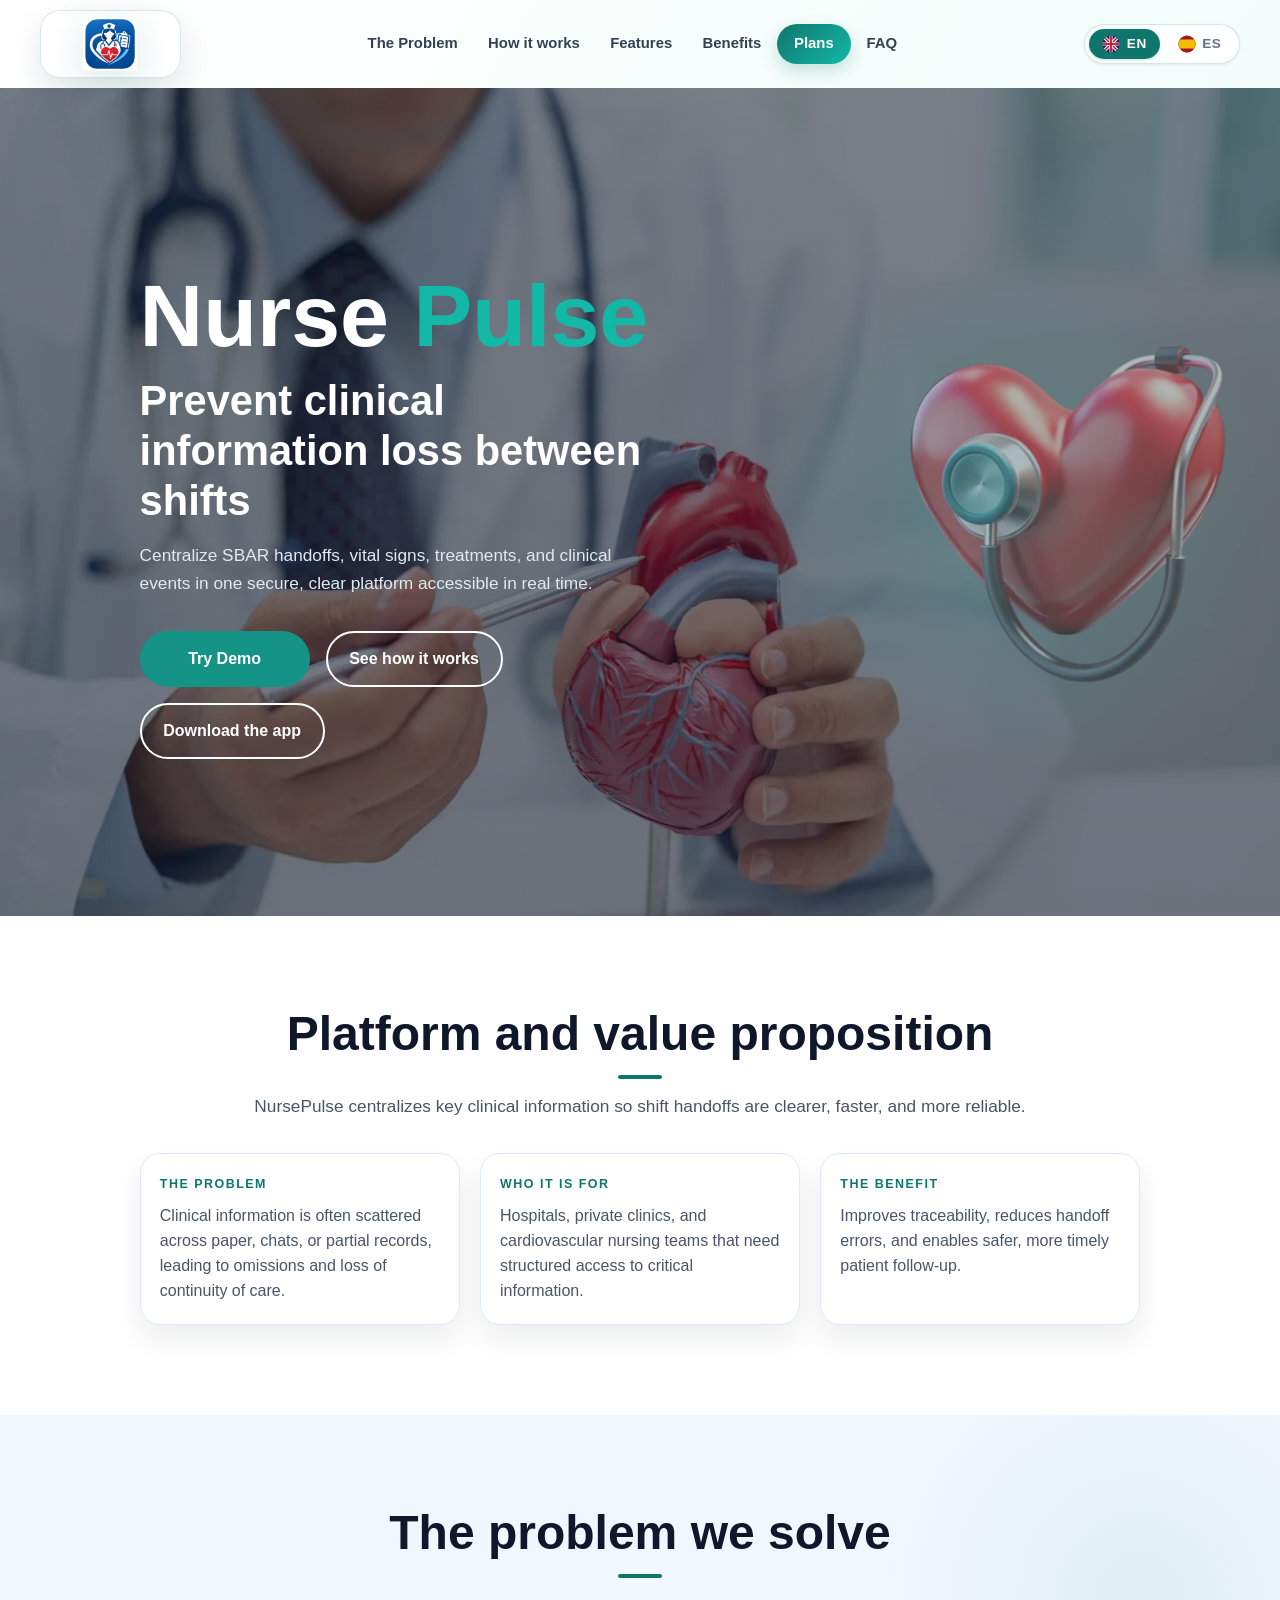
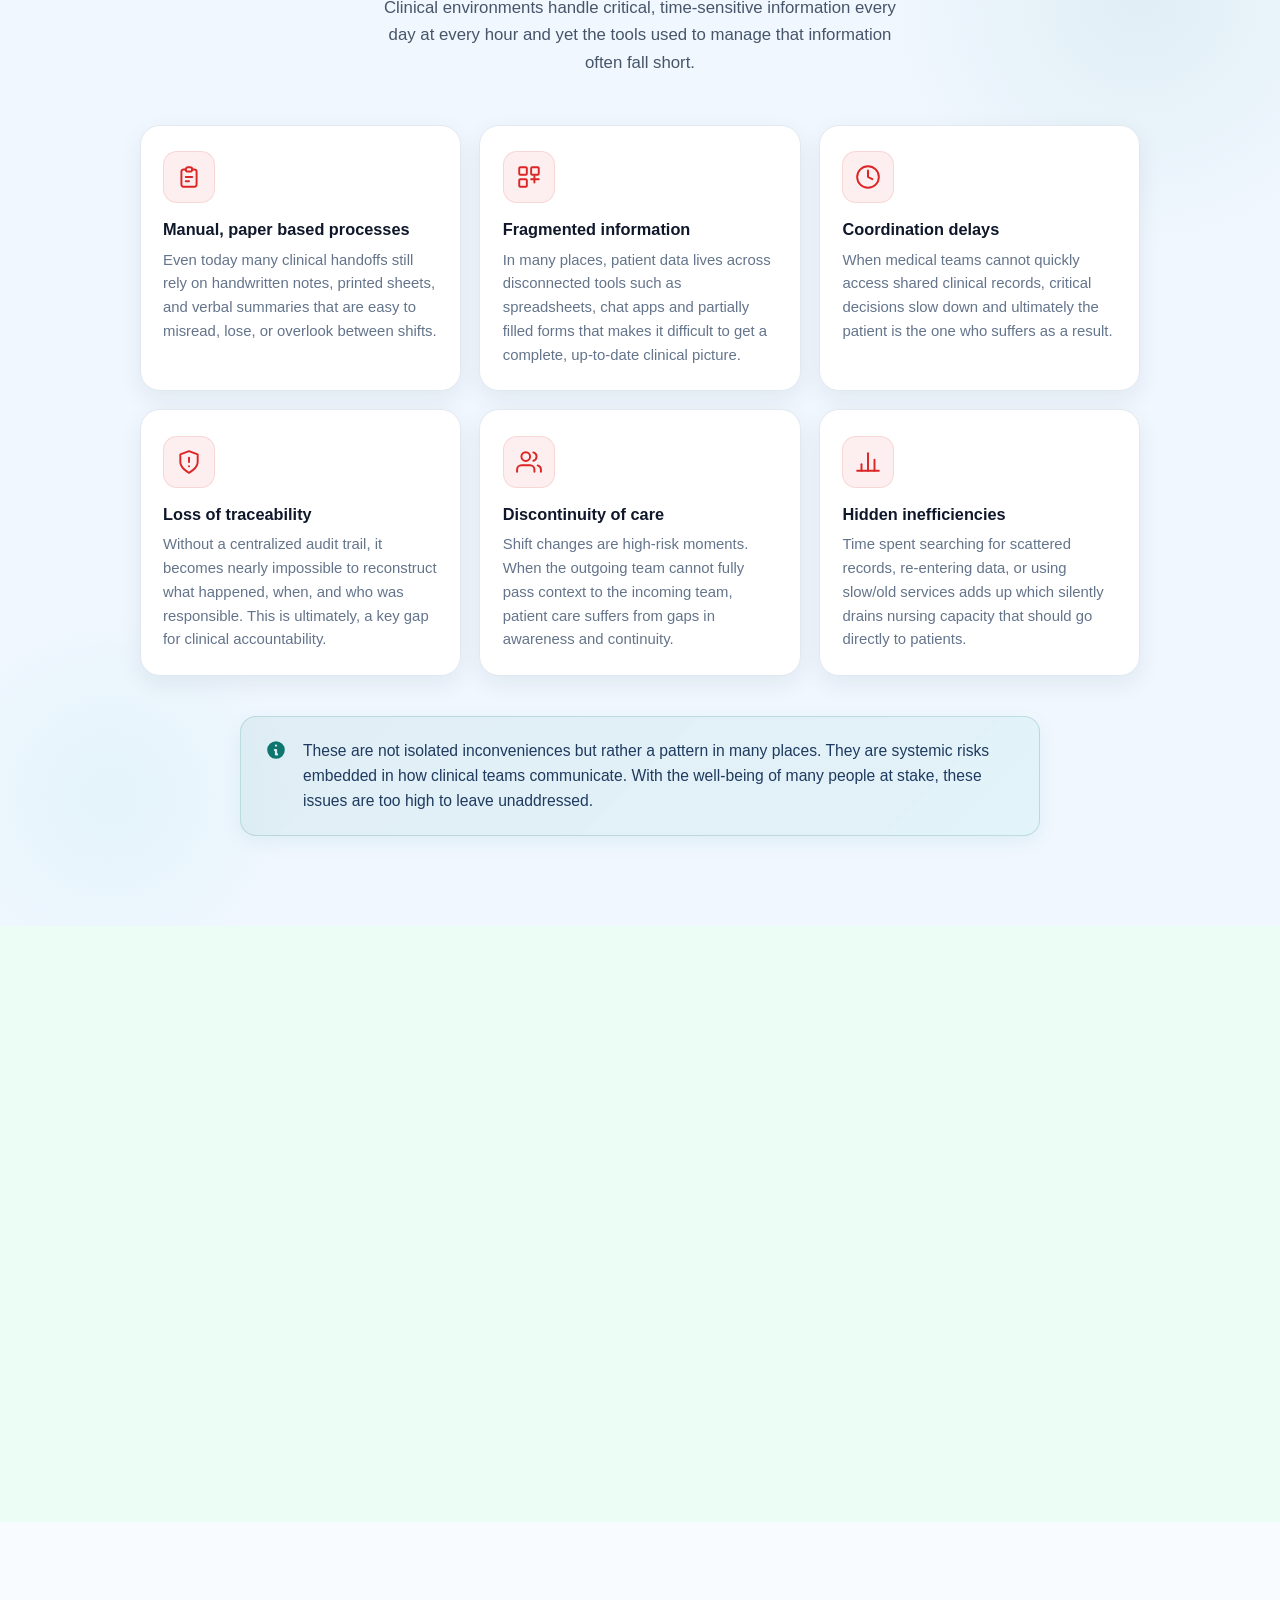
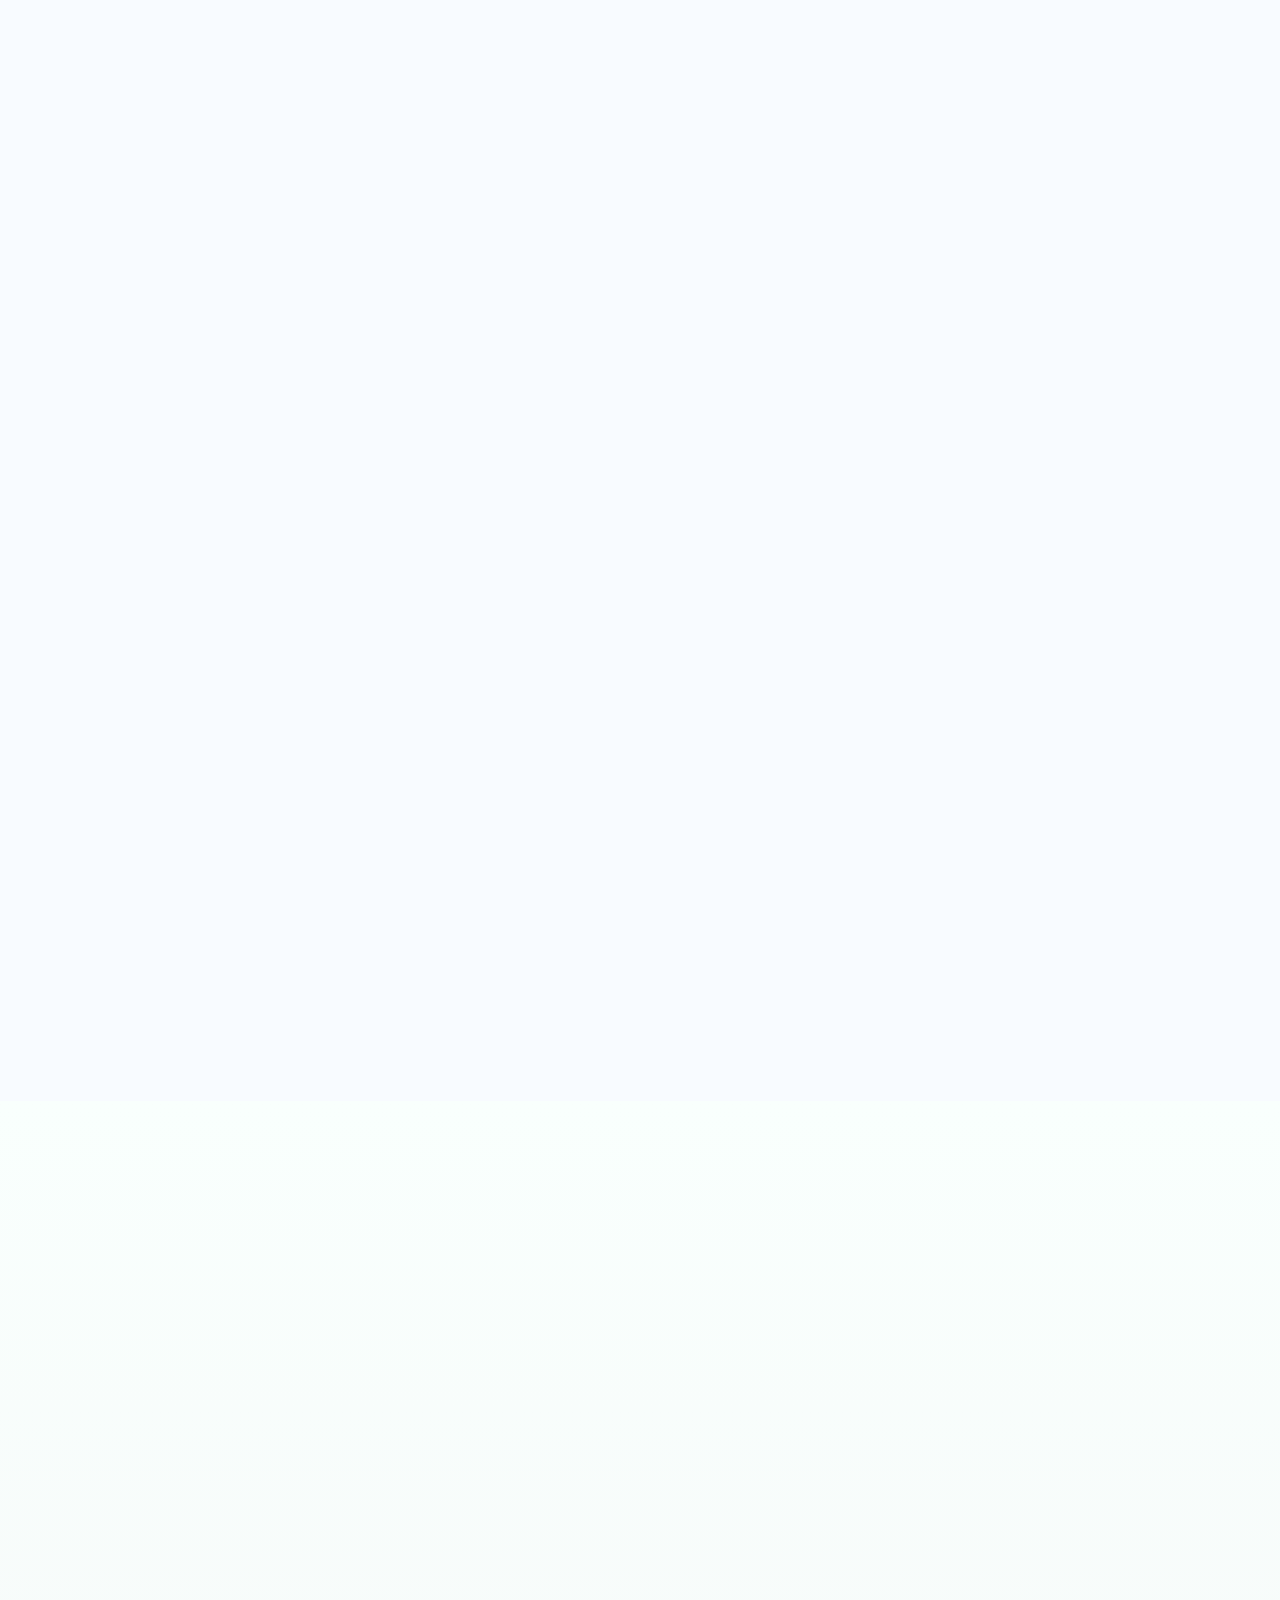
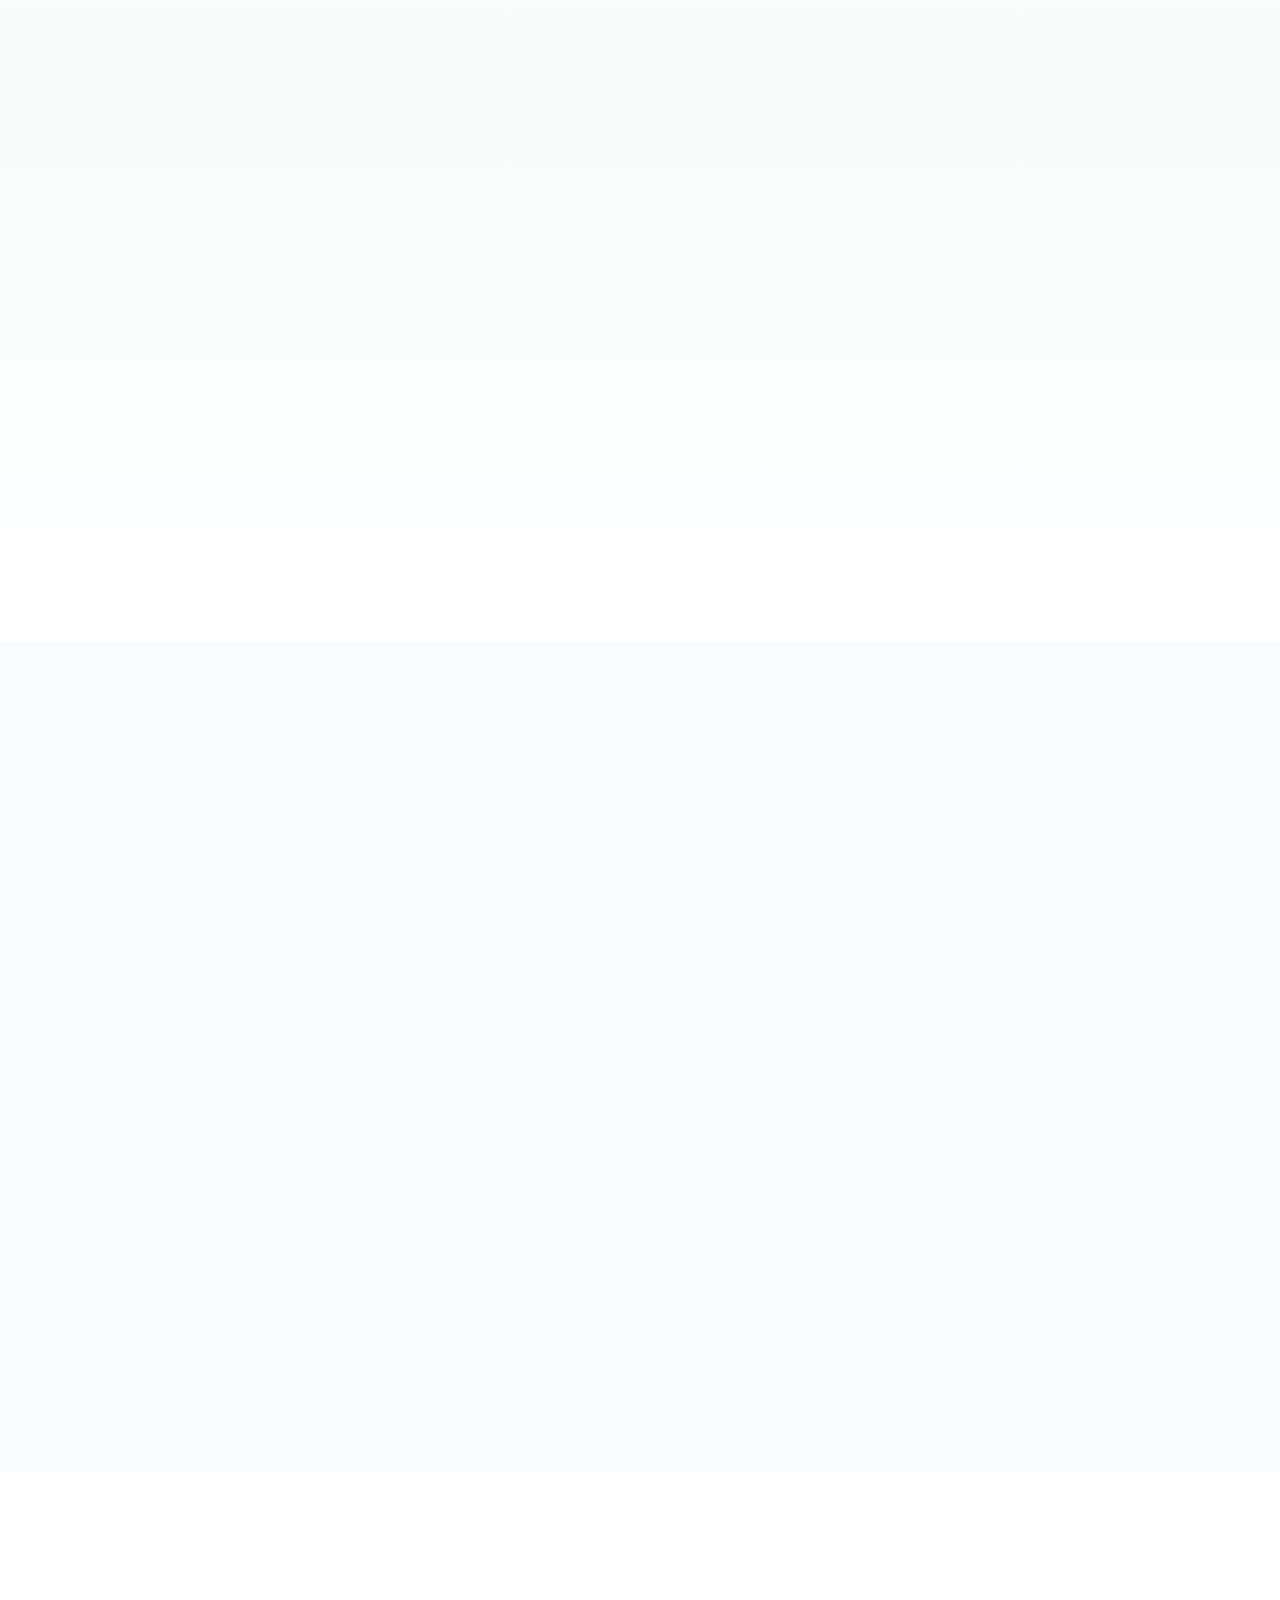
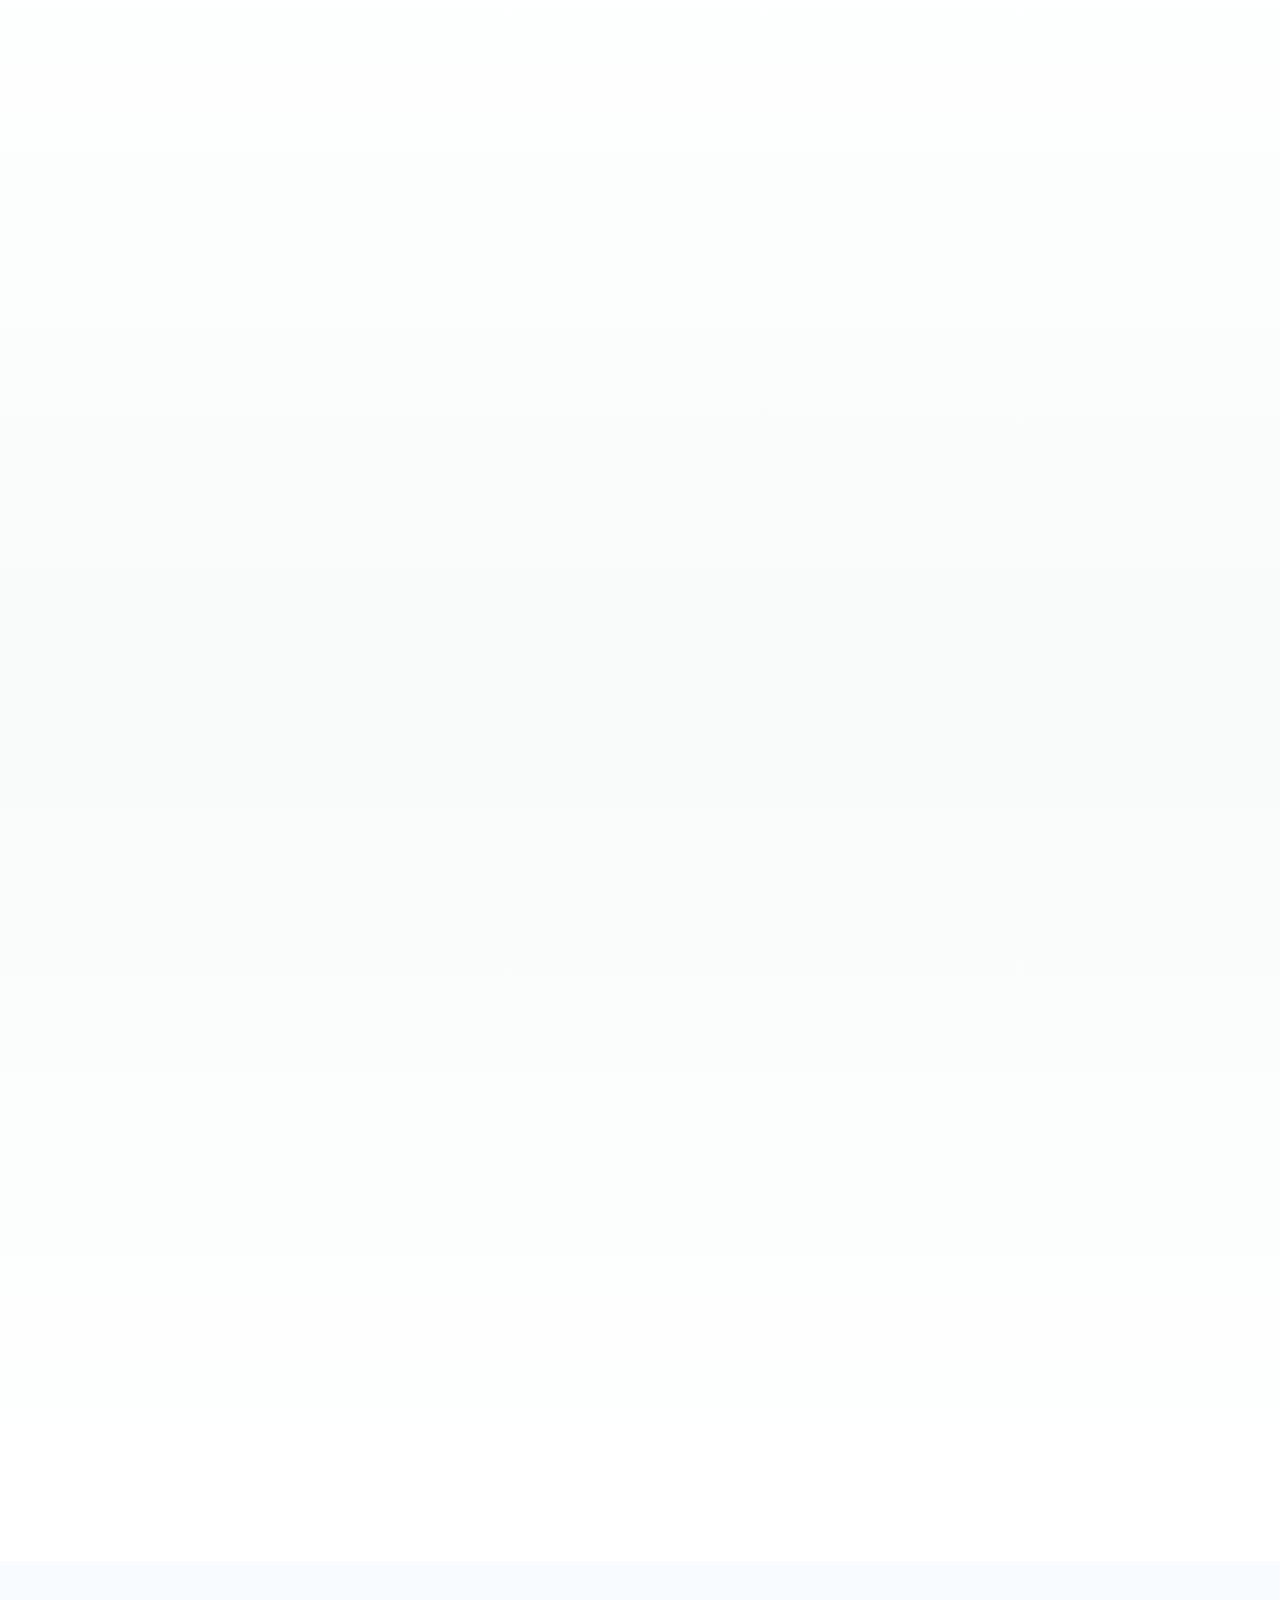
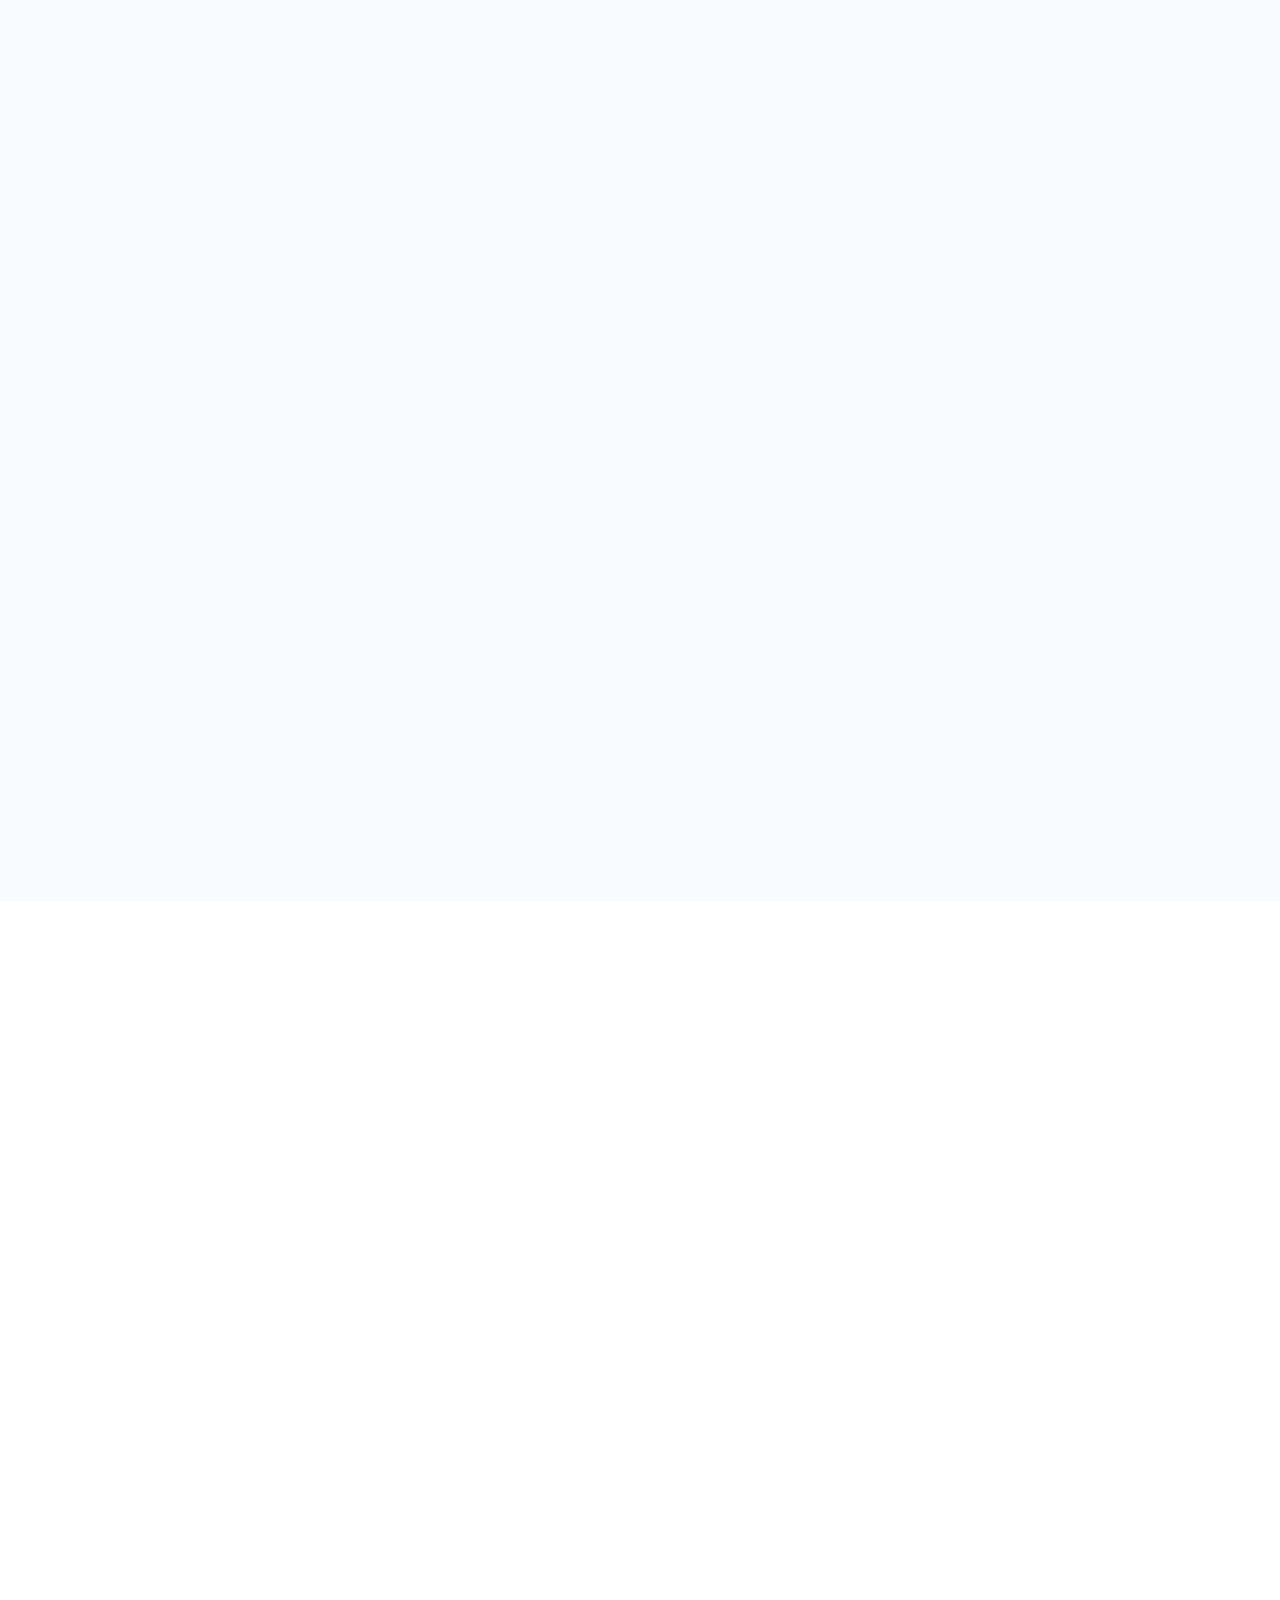
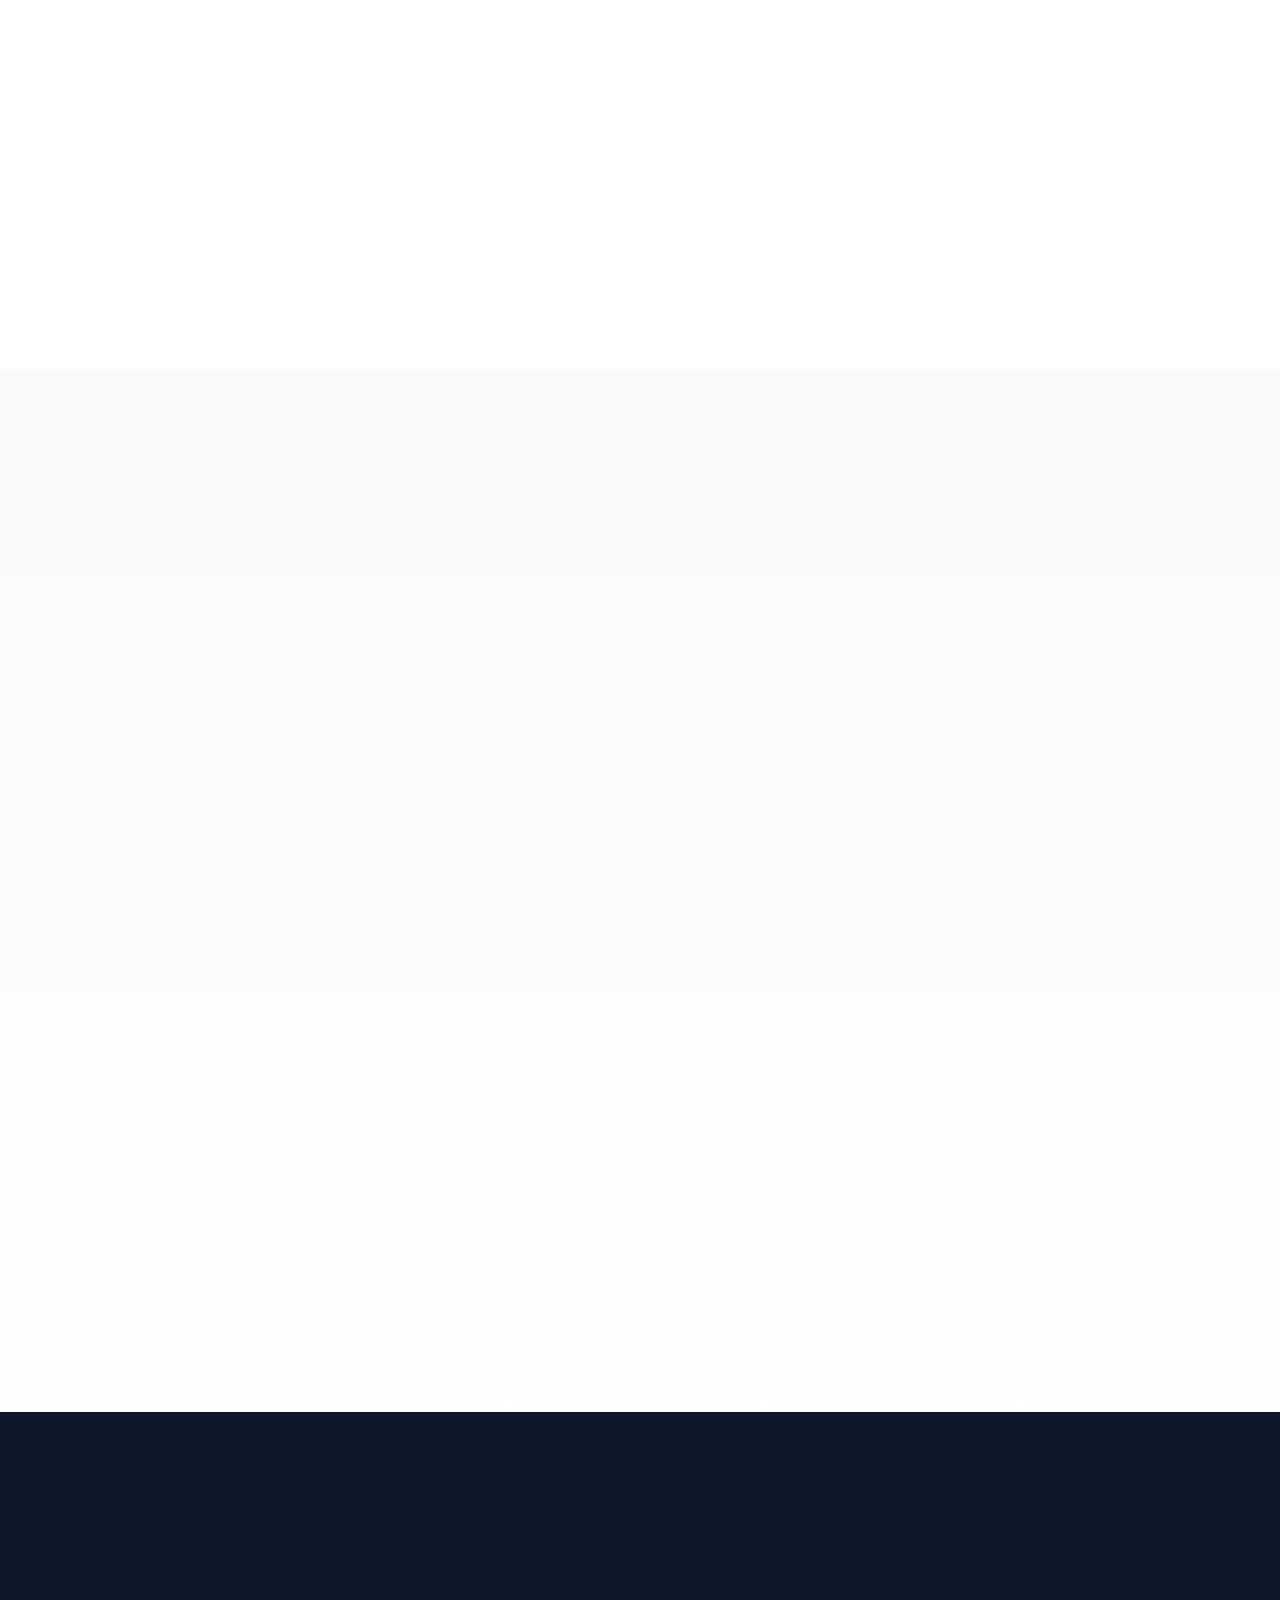
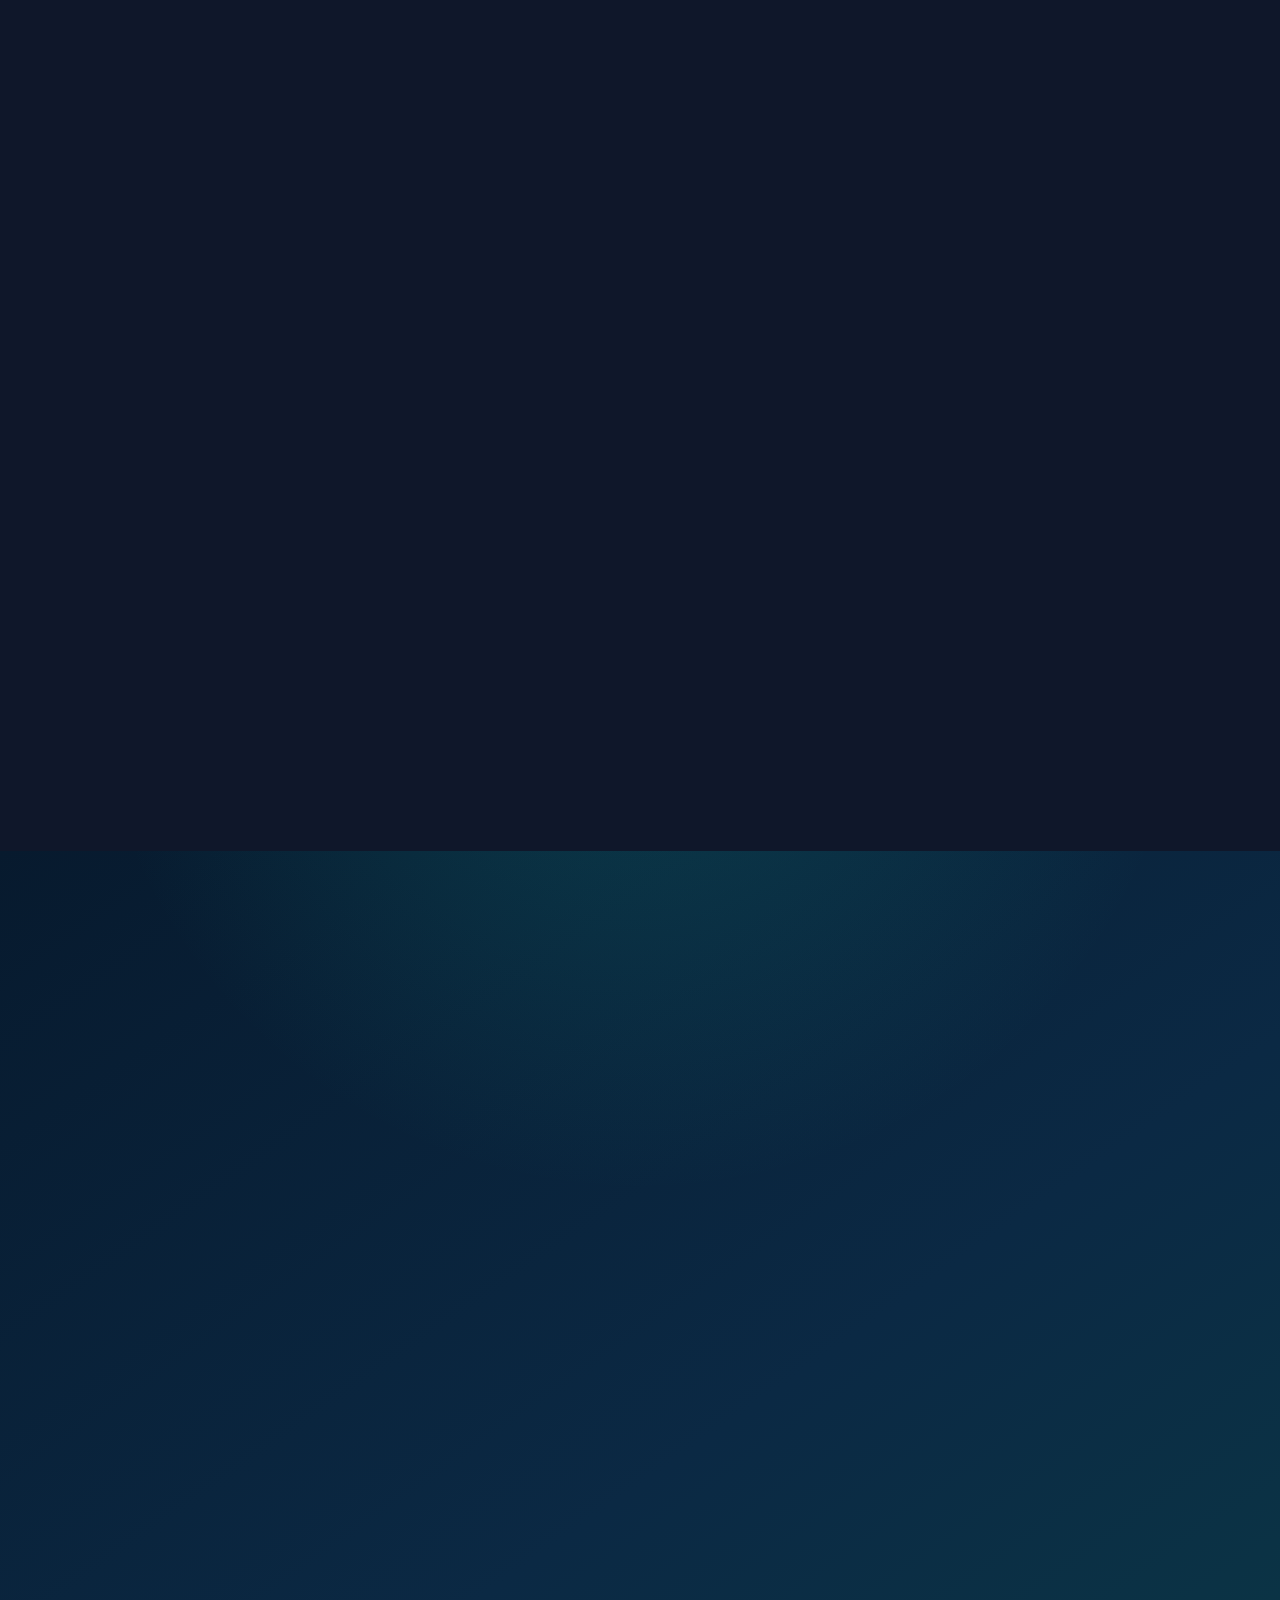
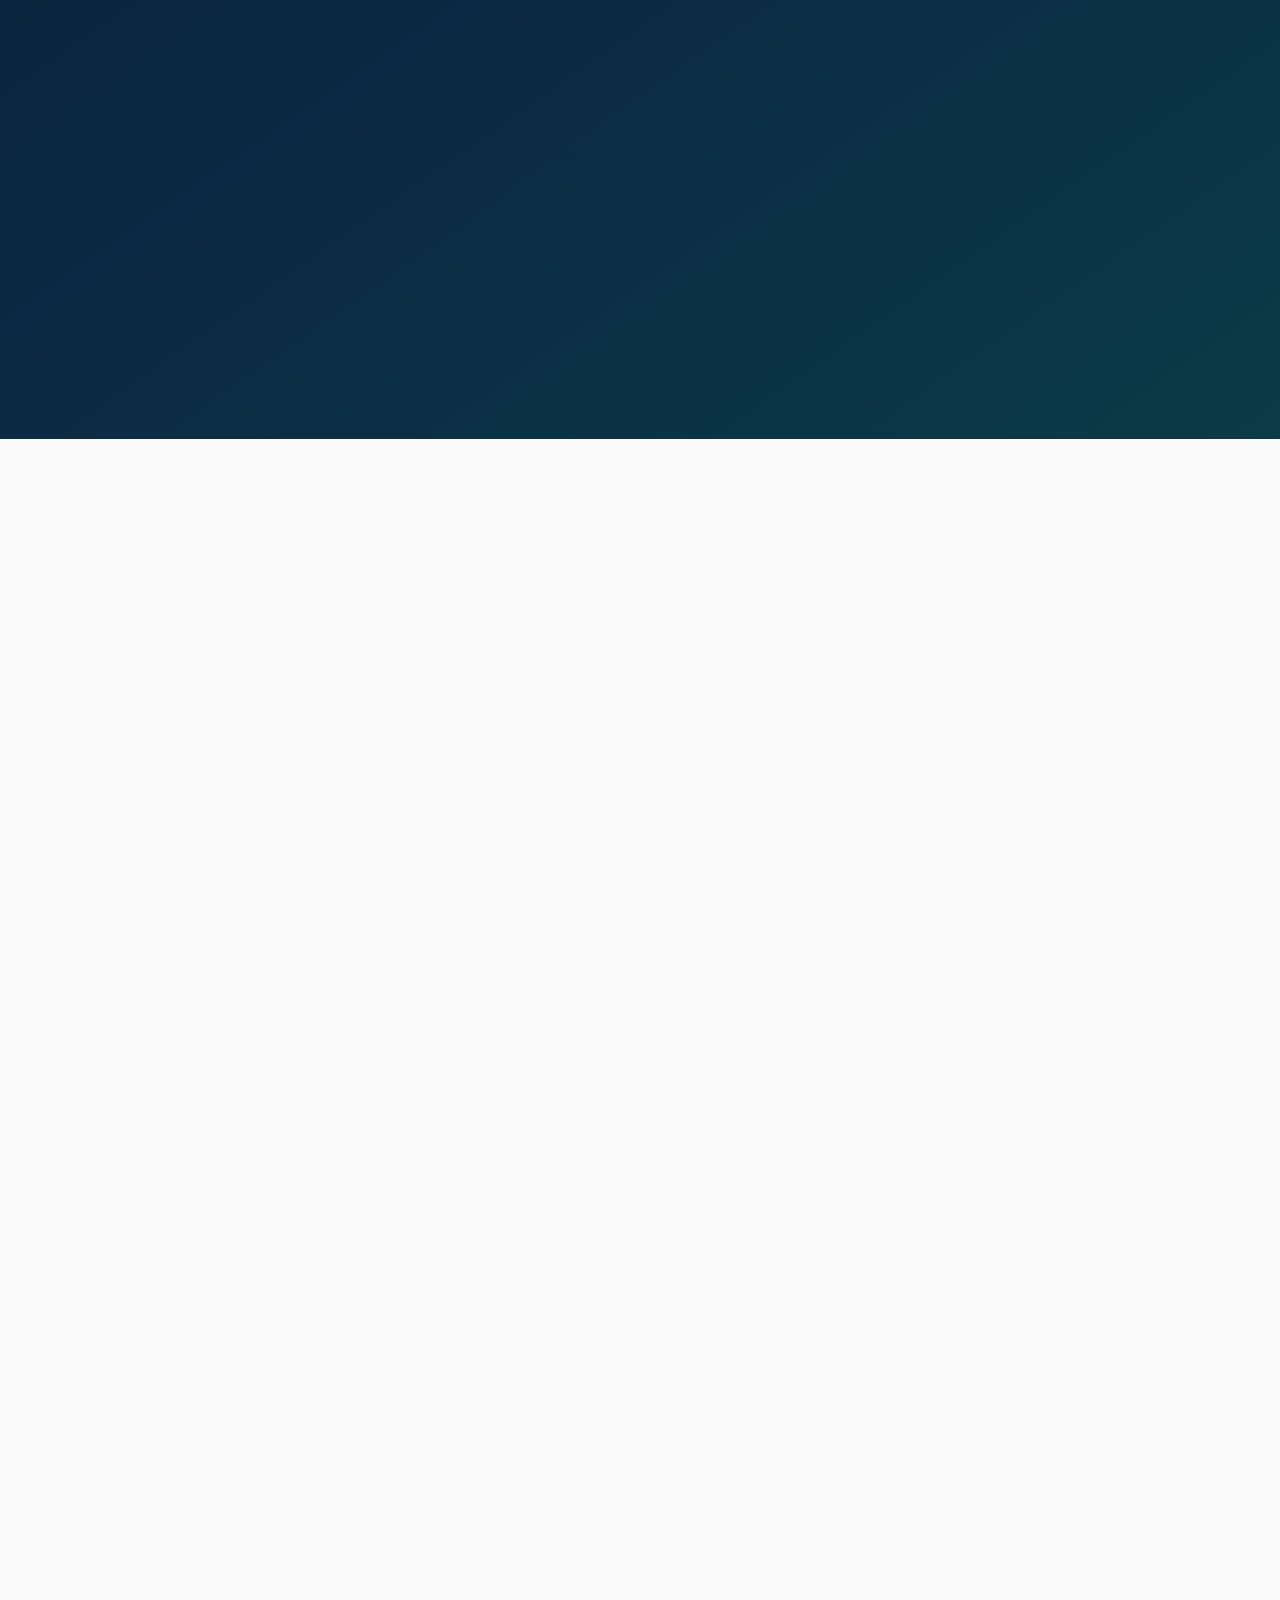
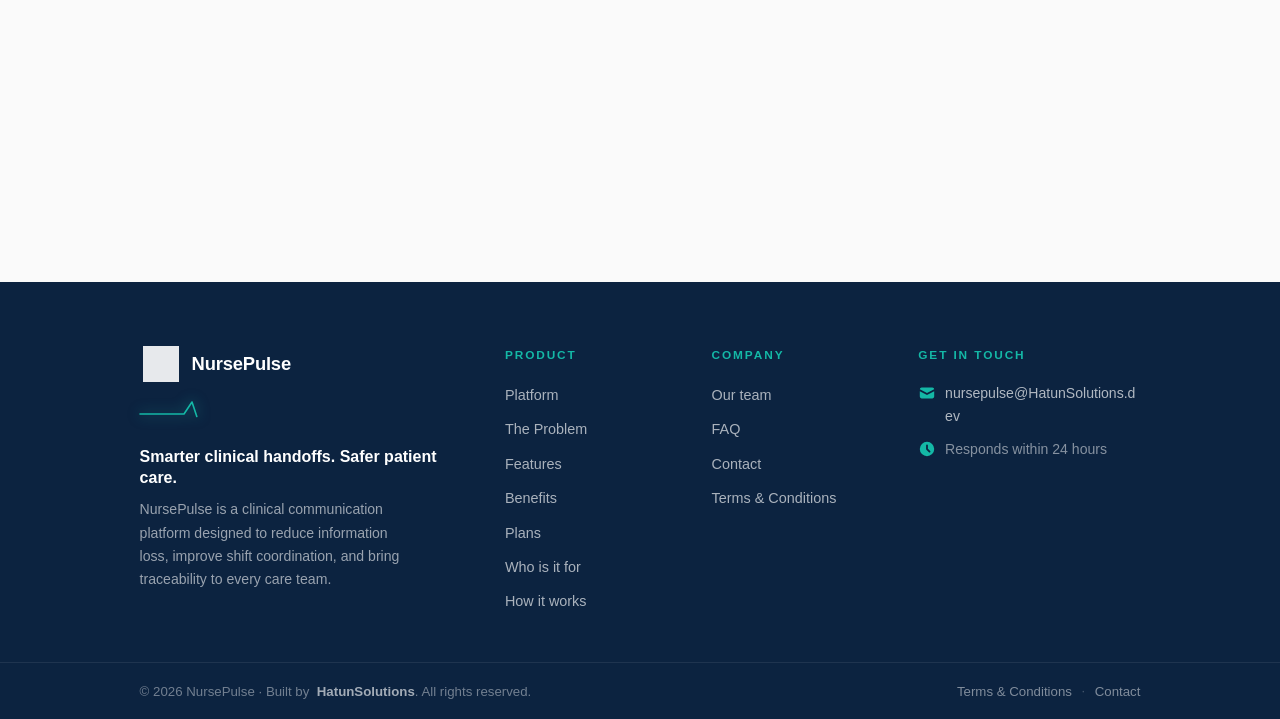
<file: index.html>
<!DOCTYPE html>
<html lang="en">

<head>
    <meta charset="UTF-8" />
    <meta name="viewport" content="width=device-width, initial-scale=1.0" />
    <meta http-equiv="X-UA-Compatible" content="ie=edge" />

    <meta name="author" content="HatunSolutions">
    <meta name="description"
        content="NursePulse es una plataforma para centralizar traspasos SBAR, signos vitales, tratamientos y eventos críticos en entornos clínicos." />
    <meta name="keywords"
        content="NursePulse, HatunSolutions, SBAR, salud, enfermería, traspaso clínico, signos vitales, trazabilidad, hospital, clínica" />
    <meta name="theme-color" content="#0f766e" id="themeColorMeta" />
    <meta name="color-scheme" content="light" />

    <title>NursePulse | HatunSolutions</title>

    <link rel="canonical" href="https://front-nursepulse.vercel.app/sign-in">
    <link rel="icon" type="image/png" href="assets/pestana-logo.png" />
    <link rel="preload" as="image" href="assets/hero-healthcare.webp" type="image/webp" fetchpriority="high" />
    <link rel="preload" as="image" href="assets/stethoscope-with-heart-drawing.webp" type="image/webp"
        fetchpriority="high" />
    <script>
        (function () {
            try {
                localStorage.setItem("nursepulse_theme", "light");
                document.documentElement.dataset.theme = "light";
                document.documentElement.style.colorScheme = "light";
            } catch (error) {
                document.documentElement.dataset.theme = "light";
                document.documentElement.style.colorScheme = "light";
            }
        })();
    </script>
    <link rel="stylesheet" href="css/styles.css" />

    <script type="application/ld+json">
        {
            "@context": "https://schema.org/",
            "@type": "Organization",
            "name": "NursePulse",
            "alternateName": "HatunSolutions",
            "url": "https://front-nursepulse.vercel.app/sign-in",
            "email": "contacto@nursepulse.pe",
            "areaServed": "PE"
        }
    </script>
</head>

<body>
    <a href="#main-content" class="skip-link" id="skiplink" data-i18n="accessibility.skip-content">Skip to main
        content</a>
    <!-- Navigation -->
    <nav class="navbar" data-i18n-aria="accessibility.primary-nav" aria-label="Primary navigation">
        <div class="container">
            <div class="nav-wrapper">
                <a class="logo" id="logoLink" href="#" data-i18n-aria="accessibility.home" aria-label="Go to home">
                    <img class="logo-image" src="assets/logoNursePulse.png" alt="HatunSolutions" width="152" height="66"
                        decoding="async" fetchpriority="high">
                </a>

                <ul class="nav-menu" id="navMenu">
                    <li><a href="#problem" data-i18n="nav.problem">El problema</a></li>
                    <li><a href="#how-it-works" data-i18n="nav.how-it-works">¿Cómo funciona?</a></li>
                    <li><a href="#features" data-i18n="nav.features">Características</a></li>
                    <li><a href="#benefits" data-i18n="nav.benefits">Beneficios</a></li>
                    <li><a href="#pricing" class="nav-pricing-cta" data-i18n="nav.pricing">Planes</a></li>
                    <li><a href="#faq" data-i18n="nav.faq">Preguntas Frecuentes</a></li>
                </ul>

                <div class="nav-header-end">
                    <div class="language-swicher" role="group" data-i18n-aria="accessibility.language"
                        aria-label="Language">
                        <button type="button" class="lang-btn active" data-lang="en" aria-pressed="true">
                            <span class="lang-btn__flag" aria-hidden="true">
                                <svg viewBox="0 0 24 24" xmlns="http://www.w3.org/2000/svg">
                                    <defs>
                                        <clipPath id="flag-uk-clip">
                                            <circle cx="12" cy="12" r="11.5" />
                                        </clipPath>
                                    </defs>
                                    <g clip-path="url(#flag-uk-clip)">
                                        <!-- Blue background -->
                                        <rect width="24" height="24" fill="#012169" />
                                        <!-- White diagonals -->
                                        <line x1="0" y1="0" x2="24" y2="24" stroke="#ffffff" stroke-width="4.8" />
                                        <line x1="24" y1="0" x2="0" y2="24" stroke="#ffffff" stroke-width="4.8" />
                                        <!-- Red diagonals -->
                                        <line x1="0" y1="0" x2="24" y2="24" stroke="#C8102E" stroke-width="2" />
                                        <line x1="24" y1="0" x2="0" y2="24" stroke="#C8102E" stroke-width="2" />
                                        <!-- White cross -->
                                        <rect x="10" y="0" width="4" height="24" fill="#ffffff" />
                                        <rect x="0" y="10" width="24" height="4" fill="#ffffff" />
                                        <!-- Red cross -->
                                        <rect x="10.8" y="0" width="2.4" height="24" fill="#C8102E" />
                                        <rect x="0" y="10.8" width="24" height="2.4" fill="#C8102E" />
                                    </g>
                                    <circle cx="12" cy="12" r="11.5" fill="none" stroke="rgba(15,23,42,0.18)" />
                                </svg>
                            </span>
                            <span class="lang-btn__label">EN</span>
                        </button>
                        <button type="button" class="lang-btn" data-lang="es" aria-pressed="false">
                            <span class="lang-btn__flag" aria-hidden="true">
                                <svg viewBox="0 0 24 24" xmlns="http://www.w3.org/2000/svg">
                                    <defs>
                                        <clipPath id="flag-es-clip">
                                            <circle cx="12" cy="12" r="11.5" />
                                        </clipPath>
                                    </defs>
                                    <g clip-path="url(#flag-es-clip)">
                                        <rect width="24" height="24" fill="#aa151b" />
                                        <rect y="6" width="24" height="12" fill="#f1bf00" />
                                    </g>
                                    <circle cx="12" cy="12" r="11.5" fill="none" stroke="rgba(15,23,42,0.18)" />
                                </svg>
                            </span>
                            <span class="lang-btn__label">ES</span>
                        </button>
                    </div>
                    <button type="button" class="menu-toggle" id="menuToggle" data-i18n-aria="accessibility.open-menu"
                        aria-label="Open menu" aria-expanded="false" aria-controls="navMenu">
                        <span></span>
                        <span></span>
                        <span></span>
                    </button>
                </div>
            </div>
        </div>
    </nav>

    <main id="main-content">
        <!-- Hero Section -->
        <section class="hero" id="home" aria-labelledby="hero-heading">

            <div class="container">
                <div class="hero-layout">
                    <!-- Left: Text content -->
                    <div class="hero-content">
                        <!-- Main headline -->
                        <h1 class="hero-brand" id="hero-heading" data-hero-anim="true">
                            <span class="hero-title__before" data-i18n="hero.title.before">Nurse </span>
                            <span class="hero-title__accent" data-i18n="hero.title.accent">Pulse</span>
                        </h1>

                        <!-- Supporting subtitle -->
                        <h2 class="hero-subtitle" data-hero-anim="true">
                            <span class="hero-subtitle__before" data-i18n="hero.title">Prevent clinical information loss
                                between shifts</span>
                        </h2>

                        <!-- Value proposition -->
                        <p class="hero-description" data-hero-anim="true" data-i18n="hero.subtitle">
                            Centralize SBAR handoffs, vital signs, treatments, and critical events in one secure, clear,
                            and real-time accessible platform.
                        </p>

                        <!-- CTA buttons -->
                        <div class="hero-buttons" data-hero-anim="true">
                            <a class="btn btn-primary" id="demoBtn" href="https://application-web-nurse-pulse.vercel.app/"
                                target="_blank" rel="noopener noreferrer" data-i18n="cta.demo"
                                data-i18n-aria="accessibility.open-demo"
                                aria-label="Open NursePulse web application demo">
                                Try Demo
                            </a>
                            <a class="btn btn-secondary" id="how-it-worksBtn" href="#how-it-works"
                                data-i18n="cta.how-it-works">
                                See how it works
                            </a>
                            <a class="btn btn-secondary" id="downloadAppBtn" href="download.html"
                                data-i18n="cta.download-app" data-i18n-aria="accessibility.download-app"
                                aria-label="Download the NursePulse mobile app">
                                Download the app
                            </a>
                        </div>
                    </div>

                    <!-- Floating stethoscope image -->
                    <div class="hero-visual__img-wrap" aria-hidden="true">
                        <img src="assets/stethoscope-with-heart-drawing.webp" alt="" class="hero-visual__img"
                            width="1000" height="1000" loading="eager" decoding="async" fetchpriority="high">
                    </div>
                </div>
            </div>
        </section>

        <!--Product-Demo-->
        <section class="product-demo" id="product-demo">
            <div class="container">
                <h2 class="section-title product-demo__title" data-i18n="platform.title">Plataforma y propuesta de valor
                </h2>
                <p class="product-demo__lead" data-i18n="platform.lead">
                    NursePulse centraliza la información clínica clave para que el traspaso entre turnos sea más claro,
                    rápido y confiable.
                </p>

                <div class="product-demo__value-grid">
                    <article class="value-card">
                        <h3 class="value-card__label" data-i18n="platform.card.1.title">Problema</h3>
                        <p class="value-card__text" data-i18n="platform.card.1.desc">
                            La información clínica suele quedar dispersa en hojas, chats o registros parciales, lo que
                            genera omisiones y pérdida de continuidad asistencial.
                        </p>
                    </article>

                    <article class="value-card">
                        <h3 class="value-card__label" data-i18n="platform.card.2.title">Para quién</h3>
                        <p class="value-card__text" data-i18n="platform.card.2.desc">
                            Hospitales, clínicas privadas y áreas de enfermería cardiovascular que necesitan registrar y
                            consultar información crítica con orden.
                        </p>
                    </article>

                    <article class="value-card">
                        <h3 class="value-card__label" data-i18n="platform.card.3.title">Beneficio</h3>
                        <p class="value-card__text" data-i18n="platform.card.3.desc">
                            Mejora la trazabilidad, reduce errores de traspaso y permite un seguimiento más seguro y
                            oportuno del paciente.
                        </p>
                    </article>
                </div>
            </div>
        </section>


        <!-- Problem Section -->
        <section class="problem" id="problem" aria-labelledby="problem-heading">
            <div class="container">
                <div class="problem-header reveal-on-scroll">
                    <!--<p class="problem-eyebrow" data-i18n="problem.eyebrow">The challenge</p>-->
                    <h2 class="section-title problem-heading" id="problem-heading" data-i18n="problem.title">The problem
                        we solve</h2>
                    <p class="problem-lead" data-i18n="problem.lead">Clinical environments handle critical,
                        time-sensitive information every day at every hour and yet the tools used to manage that
                        information often fall short.</p>
                </div>

                <div class="problem-grid" role="list">

                    <article class="problem-card reveal-on-scroll" data-reveal-delay="0" role="listitem" tabindex="0">
                        <div class="problem-card__icon-wrap" aria-hidden="true">
                            <svg class="problem-card__icon" viewBox="0 0 24 24" fill="none" stroke="currentColor"
                                stroke-width="1.8" stroke-linecap="round" stroke-linejoin="round">
                                <path d="M9 5H7a2 2 0 00-2 2v12a2 2 0 002 2h10a2 2 0 002-2V7a2 2 0 00-2-2h-2" />
                                <rect x="9" y="3" width="6" height="4" rx="2" />
                                <line x1="9" y1="12" x2="15" y2="12" />
                                <line x1="9" y1="16" x2="12" y2="16" />
                            </svg>
                        </div>
                        <h3 class="problem-card__title" data-i18n="problem.card.1.title">Manual, paper based processes
                        </h3>
                        <p class="problem-card__desc" data-i18n="problem.card.1.desc">Even today many clinical handoffs
                            still rely on handwritten notes, printed sheets, and verbal summaries that are easy to
                            misread, lose, or overlook between shifts.</p>
                    </article>

                    <article class="problem-card reveal-on-scroll" data-reveal-delay="80" role="listitem" tabindex="0">
                        <div class="problem-card__icon-wrap" aria-hidden="true">
                            <svg class="problem-card__icon" viewBox="0 0 24 24" fill="none" stroke="currentColor"
                                stroke-width="1.8" stroke-linecap="round" stroke-linejoin="round">
                                <rect x="3" y="3" width="7" height="7" rx="1" />
                                <rect x="14" y="3" width="7" height="7" rx="1" />
                                <rect x="3" y="14" width="7" height="7" rx="1" />
                                <path d="M14 14h3m0 0h4m-4 0v3m0-3v-3" />
                            </svg>
                        </div>
                        <h3 class="problem-card__title" data-i18n="problem.card.2.title">Fragmented information</h3>
                        <p class="problem-card__desc" data-i18n="problem.card.2.desc">In many places, patient data lives
                            across disconnected tools such as spreadsheets, chat apps and partially filled forms that
                            makes it difficult to get a complete, up-to-date clinical picture.</p>
                    </article>

                    <article class="problem-card reveal-on-scroll" data-reveal-delay="160" role="listitem" tabindex="0">
                        <div class="problem-card__icon-wrap" aria-hidden="true">
                            <svg class="problem-card__icon" viewBox="0 0 24 24" fill="none" stroke="currentColor"
                                stroke-width="1.8" stroke-linecap="round" stroke-linejoin="round">
                                <circle cx="12" cy="12" r="10" />
                                <polyline points="12 6 12 12 16 14" />
                            </svg>
                        </div>
                        <h3 class="problem-card__title" data-i18n="problem.card.3.title">Coordination delays</h3>
                        <p class="problem-card__desc" data-i18n="problem.card.3.desc">When medical teams cannot quickly
                            access shared clinical records, critical decisions slow down and ultimately the patient is
                            the one who suffers as a result.</p>
                    </article>

                    <article class="problem-card reveal-on-scroll" data-reveal-delay="80" role="listitem" tabindex="0">
                        <div class="problem-card__icon-wrap" aria-hidden="true">
                            <svg class="problem-card__icon" viewBox="0 0 24 24" fill="none" stroke="currentColor"
                                stroke-width="1.8" stroke-linecap="round" stroke-linejoin="round">
                                <path d="M12 22s8-4 8-10V5l-8-3-8 3v7c0 6 8 10 8 10z" />
                                <line x1="12" y1="8" x2="12" y2="12" />
                                <line x1="12" y1="16" x2="12.01" y2="16" />
                            </svg>
                        </div>
                        <h3 class="problem-card__title" data-i18n="problem.card.4.title">Loss of traceability</h3>
                        <p class="problem-card__desc" data-i18n="problem.card.4.desc">Without a centralized audit trail,
                            it becomes nearly impossible to reconstruct what happened, when, and who was responsible.
                            This is ultimately, a key gap for clinical accountability.</p>
                    </article>

                    <article class="problem-card reveal-on-scroll" data-reveal-delay="160" role="listitem" tabindex="0">
                        <div class="problem-card__icon-wrap" aria-hidden="true">
                            <svg class="problem-card__icon" viewBox="0 0 24 24" fill="none" stroke="currentColor"
                                stroke-width="1.8" stroke-linecap="round" stroke-linejoin="round">
                                <path d="M17 21v-2a4 4 0 00-4-4H5a4 4 0 00-4 4v2" />
                                <circle cx="9" cy="7" r="4" />
                                <path d="M23 21v-2a4 4 0 00-3-3.87" />
                                <path d="M16 3.13a4 4 0 010 7.75" />
                            </svg>
                        </div>
                        <h3 class="problem-card__title" data-i18n="problem.card.5.title">Discontinuity of care</h3>
                        <p class="problem-card__desc" data-i18n="problem.card.5.desc">Shift changes are high-risk
                            moments. When the outgoing team cannot fully pass context to the incoming team, patient care
                            suffers from gaps in awareness and continuity.</p>
                    </article>

                    <article class="problem-card reveal-on-scroll" data-reveal-delay="240" role="listitem" tabindex="0">
                        <div class="problem-card__icon-wrap" aria-hidden="true">
                            <svg class="problem-card__icon" viewBox="0 0 24 24" fill="none" stroke="currentColor"
                                stroke-width="1.8" stroke-linecap="round" stroke-linejoin="round">
                                <line x1="18" y1="20" x2="18" y2="10" />
                                <line x1="12" y1="20" x2="12" y2="4" />
                                <line x1="6" y1="20" x2="6" y2="14" />
                                <line x1="2" y1="20" x2="22" y2="20" />
                            </svg>
                        </div>
                        <h3 class="problem-card__title" data-i18n="problem.card.6.title">Hidden inefficiencies</h3>
                        <p class="problem-card__desc" data-i18n="problem.card.6.desc">Time spent searching for scattered
                            records, re-entering data, or using slow/old services adds up which silently drains nursing
                            capacity that should go directly to patients.</p>
                    </article>

                </div>

                <div class="problem-callout reveal-on-scroll" role="note" data-i18n-aria="accessibility.key-insight"
                    aria-label="Key insight">
                    <div class="problem-callout__inner">
                        <span class="problem-callout__icon" aria-hidden="true">
                            <svg viewBox="0 0 20 20" fill="currentColor">
                                <path fill-rule="evenodd"
                                    d="M18 10a8 8 0 11-16 0 8 8 0 0116 0zm-7-4a1 1 0 11-2 0 1 1 0 012 0zM9 9a1 1 0 000 2v3a1 1 0 001 1h1a1 1 0 100-2v-3a1 1 0 00-1-1H9z"
                                    clip-rule="evenodd" />
                            </svg>
                        </span>
                        <p class="problem-callout__text" data-i18n="problem.callout">These are not isolated
                            inconveniences but rather a pattern in many places. They are systemic risks embedded in how
                            clinical teams communicate. With the well-being of many people at stake, these issues are
                            too high to leave unaddressed.</p>
                    </div>
                </div>
            </div>
        </section>

        <!-- Who is it for? -->
        <section class="who-is-it-for" id="who-is-it-for" aria-labelledby="audience-heading">
            <div class="container">
                <h2 class="section-title" id="audience-heading" data-i18n="audience.title">¿A quién va dirigido
                    NursePulse?</h2>
                <div class="cards-grid three-columns">
                    <article class="card audience-card reveal-on-scroll" data-reveal-delay="0" tabindex="0">
                        <span class="audience-card__icon" aria-hidden="true">
                            <svg viewBox="0 0 24 24">
                                <path
                                    d="M4 21V5a2 2 0 0 1 2-2h8a2 2 0 0 1 2 2v16M8 7h4M10 5v4M7 12h2m3 0h2M7 16h2m3 0h2M2 21h20M18 9h2a1 1 0 0 1 1 1v11" />
                            </svg>
                        </span>
                        <h3 class="audience1" data-i18n="audience.1.title">Hospitales</h3>
                        <p class="audience1-description" data-i18n="audience.1.desc">
                            Instituciones que necesitan mejorar la continuidad asistencial y la trazabilidad clínica
                            entre áreas y turnos.
                        </p>
                    </article>

                    <article class="card audience-card reveal-on-scroll" data-reveal-delay="90" tabindex="0">
                        <span class="audience-card__icon" aria-hidden="true">
                            <svg viewBox="0 0 24 24">
                                <path d="M3 21h18M5 21V8l7-5 7 5v13M9 12h6M12 9v6M8 18h2m4 0h2" />
                            </svg>
                        </span>
                        <h3 class="audience2" data-i18n="audience.2.title">Clínicas privadas</h3>
                        <p class="audience2-description" data-i18n="audience.2.desc">
                            Centros que buscan digitalizar procesos clínicos críticos y organizar mejor la información
                            del paciente.
                        </p>
                    </article>

                    <article class="card audience-card reveal-on-scroll" data-reveal-delay="180" tabindex="0">
                        <span class="audience-card__icon" aria-hidden="true">
                            <svg viewBox="0 0 24 24">
                                <path
                                    d="M20.8 4.6a5.5 5.5 0 0 0-7.8 0L12 5.7l-1.1-1.1a5.5 5.5 0 0 0-7.8 7.8L12 21l8.8-8.6a5.5 5.5 0 0 0 0-7.8Z" />
                                <path d="M7 12h3l1.2-2.4L13 15l1.2-3H17" />
                            </svg>
                        </span>
                        <h3 class="audience3-title" data-i18n="audience.3.title">Áreas de enfermería cardiovascular</h3>
                        <p class="audience3-description" data-i18n="audience.3.desc">
                            Equipos que requieren registrar SBAR, signos vitales, tratamientos y eventos clínicos con
                            mayor orden y rapidez.
                        </p>
                    </article>
                </div>
            </div>
        </section>
        <!-- About the Product -->
        <section class="about-product" id="about-product" aria-labelledby="about-product-heading">
            <div class="container">

                <!-- Header -->
                <div class="about-product__header reveal-on-scroll">
                    <h2 class="section-title about-product__heading" id="about-product-heading" data-i18n="about.title">
                        More about NursePulse essence
                    </h2>
                    <p class="about-product__lead" data-i18n="about.lead">
                        In just a few minutes, see the objective of NursePulse to structure shift handoffs, track
                        patient events, and keep every member of the team aligned in real time.
                    </p>
                </div>

                <!-- Video block -->
                <div class="about-product__video-wrap reveal-on-scroll" data-reveal-delay="100">
                    <div class="about-product__video-frame" role="group" aria-label="Product demo video">

                        <!-- Decorative top bar mimicking a browser/player chrome -->
                        <div class="about-product__chrome" aria-hidden="true">
                            <span class="about-product__chrome-dot about-product__chrome-dot--red"></span>
                            <span class="about-product__chrome-dot about-product__chrome-dot--yellow"></span>
                            <span class="about-product__chrome-dot about-product__chrome-dot--green"></span>
                            <span class="about-product__chrome-label">NursePulse</span>
                        </div>

                        <!-- 16:9 responsive embed container -->
                        <div class="about-product__embed-ratio">
                            <iframe class="about-product__iframe"
                                src="https://www.youtube.com/embed/9rAgCkkgSTY?rel=0&modestbranding=1&color=white&controls=1&showinfo=0"
                                title="NursePulse product demo — clinical shift handoff platform"
                                allow="accelerometer; autoplay; clipboard-write; encrypted-media; gyroscope; picture-in-picture; web-share"
                                allowfullscreen loading="lazy" frameborder="0"></iframe>
                        </div>
                    </div>

                    <!-- Caption -->
                    <p class="about-product__caption" data-i18n="about.caption">
                        <svg class="about-product__caption-icon" viewBox="0 0 20 20" fill="currentColor"
                            aria-hidden="true" focusable="false">
                            <path fill-rule="evenodd"
                                d="M10 18a8 8 0 100-16 8 8 0 000 16zM9.555 7.168A1 1 0 008 8v4a1 1 0 001.555.832l3-2a1 1 0 000-1.664l-3-2z"
                                clip-rule="evenodd" />
                        </svg>
                        Short demo · No installation required
                    </p>
                </div>

                <!-- Trust strip below video -->
                <div class="about-product__trust reveal-on-scroll" data-reveal-delay="160">
                    <div class="about-product__trust-item">
                        <span class="about-product__trust-icon" aria-hidden="true">
                            <svg viewBox="0 0 24 24" fill="none" stroke="currentColor" stroke-width="1.8"
                                stroke-linecap="round" stroke-linejoin="round">
                                <polyline points="22 12 18 12 15 21 9 3 6 12 2 12" />
                            </svg>
                        </span>
                        <span data-i18n="about.trust.1">Real-time updates</span>
                    </div>
                    <div class="about-product__trust-divider" aria-hidden="true"></div>
                    <div class="about-product__trust-item">
                        <span class="about-product__trust-icon" aria-hidden="true">
                            <svg viewBox="0 0 24 24" fill="none" stroke="currentColor" stroke-width="1.8"
                                stroke-linecap="round" stroke-linejoin="round">
                                <path d="M12 22s8-4 8-10V5l-8-3-8 3v7c0 6 8 10 8 10z" />
                            </svg>
                        </span>
                        <span data-i18n="about.trust.2">Secure &amp; private</span>
                    </div>
                    <div class="about-product__trust-divider" aria-hidden="true"></div>
                    <div class="about-product__trust-item">
                        <span class="about-product__trust-icon" aria-hidden="true">
                            <svg viewBox="0 0 24 24" fill="none" stroke="currentColor" stroke-width="1.8"
                                stroke-linecap="round" stroke-linejoin="round">
                                <rect x="2" y="3" width="20" height="14" rx="2" />
                                <line x1="8" y1="21" x2="16" y2="21" />
                                <line x1="12" y1="17" x2="12" y2="21" />
                            </svg>
                        </span>
                        <span data-i18n="about.trust.3">Works on any device</span>
                    </div>
                    <div class="about-product__trust-divider" aria-hidden="true"></div>
                    <div class="about-product__trust-item">
                        <span class="about-product__trust-icon" aria-hidden="true">
                            <svg viewBox="0 0 24 24" fill="none" stroke="currentColor" stroke-width="1.8"
                                stroke-linecap="round" stroke-linejoin="round">
                                <path d="M17 21v-2a4 4 0 00-4-4H5a4 4 0 00-4 4v2" />
                                <circle cx="9" cy="7" r="4" />
                                <path d="M23 21v-2a4 4 0 00-3-3.87" />
                                <path d="M16 3.13a4 4 0 010 7.75" />
                            </svg>
                        </span>
                        <span data-i18n="about.trust.4">Built for clinical teams</span>
                    </div>
                </div>

            </div>
        </section>


        <!--How-it-works-->
        <section class="how-it-works" id="how-it-works" aria-labelledby="how-it-works-heading">
            <div class="container">
                <h2 class="section-title" id="how-it-works-heading" data-i18n="steps.title">How it works in 3 steps</h2>
                <p class="how-it-works-lead reveal-on-scroll" data-reveal-delay="60" data-i18n="steps.lead">
                    A guided clinical flow that turns scattered handoff details into one clear, auditable timeline.
                </p>

                <div class="how-it-works-layout">
                    <div class="how-it-works-steps">
                        <ol class="steps" role="list">
                            <li class="step reveal-on-scroll" data-reveal-delay="0" tabindex="0">
                                <div class="step-number" aria-hidden="true">1</div>
                                <h3 data-i18n="steps.1.title">Record clinical information</h3>
                                <p data-i18n="steps.1.desc">Register SBAR handoffs, vital signs, treatments, and
                                    clinical events in one single platform.</p>
                            </li>

                            <li class="step reveal-on-scroll" data-reveal-delay="150" tabindex="0">
                                <div class="step-number" aria-hidden="true">2</div>
                                <h3 data-i18n="steps.2.title">Share and monitor</h3>
                                <p data-i18n="steps.2.desc">Access updated information in real time to support
                                    continuity of care across shifts and departments.</p>
                            </li>

                            <li class="step reveal-on-scroll" data-reveal-delay="300" tabindex="0">
                                <div class="step-number" aria-hidden="true">3</div>
                                <h3 data-i18n="steps.3.title">Trace and audit</h3>
                                <p data-i18n="steps.3.desc">Keep a clear history of actions, events, and decisions to
                                    improve control, follow-up, and safety.</p>
                            </li>
                        </ol>
                    </div>

                    <aside class="how-it-works-visual reveal-on-scroll" data-reveal-delay="180"
                        data-i18n-aria="steps.visual.aria" aria-label="Visual summary of the flow">
                        <div class="how-it-works-image-frame">
                            <div class="visual-summary">
                                <p class="visual-summary__eyebrow" data-i18n="steps.visual.eyebrow">Clinical flow</p>
                                <div class="visual-summary__viewport">
                                    <ul class="visual-summary__list" role="list" tabindex="0"
                                        data-i18n-aria="steps.visual.list.aria" aria-label="Clinical flow items">
                                        <li data-i18n="steps.visual.1">SBAR</li>
                                        <li data-i18n="steps.visual.2">Vital signs</li>
                                        <li data-i18n="steps.visual.3">Treatments</li>
                                        <li data-i18n="steps.visual.4">Critical events</li>
                                        <li data-i18n="steps.visual.5">Traceability</li>
                                    </ul>
                                </div>
                            </div>
                        </div>
                    </aside>
                </div>
            </div>
        </section>
        <!--Features-->
        <section class="features" id="features" aria-labelledby="features-heading">
            <div class="container">
                <div class="features-head reveal-on-scroll">
                    <p class="features-eyebrow" data-i18n="features.eyebrow">FUNCIONALIDADES</p>
                    <h2 class="section-title" id="features-heading" data-i18n="features.title">Características
                        principales</h2>
                    <p class="features-lead" data-i18n="features.lead">
                        NursePulse reúne las funciones necesarias para organizar, consultar y seguir información clínica
                        relevante.
                    </p>
                </div>

                <div class="features-grid" role="list">
                    <article class="feature-card reveal-on-scroll" data-reveal-delay="0" role="listitem" tabindex="0">
                        <div class="feature-icon" aria-hidden="true">
                            <svg viewBox="0 0 24 24" fill="none" stroke="currentColor" stroke-width="1.8"
                                stroke-linecap="round" stroke-linejoin="round">
                                <path d="M14 3v4a1 1 0 001 1h4" />
                                <path d="M17 21H7a2 2 0 01-2-2V5a2 2 0 012-2h7l5 5v11a2 2 0 01-2 2z" />
                                <line x1="9" y1="13" x2="15" y2="13" />
                                <line x1="9" y1="17" x2="13" y2="17" />
                            </svg>
                        </div>
                        <h3 data-i18n="features.1.title">SBAR digital</h3>
                        <p data-i18n="features.1.desc">Estandariza el traspaso de información entre turnos y áreas
                            asistenciales.</p>
                    </article>

                    <article class="feature-card reveal-on-scroll" data-reveal-delay="80" role="listitem" tabindex="0">
                        <div class="feature-icon" aria-hidden="true">
                            <svg viewBox="0 0 24 24" fill="none" stroke="currentColor" stroke-width="1.8"
                                stroke-linecap="round" stroke-linejoin="round">
                                <circle cx="12" cy="8" r="3.5" />
                                <path d="M5 20v-1a7 7 0 0114 0v1" />
                            </svg>
                        </div>
                        <h3 data-i18n="features.2.title">Gestión básica de pacientes</h3>
                        <p data-i18n="features.2.desc">Organiza datos esenciales del paciente para una atención más
                            clara y estructurada.</p>
                    </article>

                    <article class="feature-card reveal-on-scroll" data-reveal-delay="160" role="listitem" tabindex="0">
                        <div class="feature-icon" aria-hidden="true">
                            <svg viewBox="0 0 24 24" fill="none" stroke="currentColor" stroke-width="1.8"
                                stroke-linecap="round" stroke-linejoin="round">
                                <rect x="3.5" y="9" width="17" height="6" rx="3" />
                                <line x1="12" y1="9" x2="12" y2="15" />
                            </svg>
                        </div>
                        <h3 data-i18n="features.3.title">Seguimiento de tratamientos</h3>
                        <p data-i18n="features.3.desc">Registra y consulta tratamientos para mejorar la continuidad del
                            cuidado.</p>
                    </article>

                    <article class="feature-card reveal-on-scroll" data-reveal-delay="80" role="listitem" tabindex="0">
                        <div class="feature-icon" aria-hidden="true">
                            <svg viewBox="0 0 24 24" fill="none" stroke="currentColor" stroke-width="1.8"
                                stroke-linecap="round" stroke-linejoin="round">
                                <path d="M3 12h4l1.5 4L12 6l2 6h7" />
                            </svg>
                        </div>
                        <h3 data-i18n="features.4.title">Monitoreo de signos vitales</h3>
                        <p data-i18n="features.4.desc">Lleva control clínico básico con información disponible en tiempo
                            real.</p>
                    </article>

                    <article class="feature-card reveal-on-scroll" data-reveal-delay="160" role="listitem" tabindex="0">
                        <div class="feature-icon" aria-hidden="true">
                            <svg viewBox="0 0 24 24" fill="none" stroke="currentColor" stroke-width="1.8"
                                stroke-linecap="round" stroke-linejoin="round">
                                <path d="M3 7a2 2 0 012-2h4l2 2h8a2 2 0 012 2v9a2 2 0 01-2 2H5a2 2 0 01-2-2V7z" />
                            </svg>
                        </div>
                        <h3 data-i18n="features.5.title">Historial clínico digital</h3>
                        <p data-i18n="features.5.desc">Centraliza la información relevante para una mejor consulta y
                            seguimiento.</p>
                    </article>

                    <article class="feature-card reveal-on-scroll" data-reveal-delay="240" role="listitem" tabindex="0">
                        <div class="feature-icon" aria-hidden="true">
                            <svg viewBox="0 0 24 24" fill="none" stroke="currentColor" stroke-width="1.8"
                                stroke-linecap="round" stroke-linejoin="round">
                                <path d="M12 3l7 4v5c0 5-3.5 8-7 9-3.5-1-7-4-7-9V7l7-4z" />
                                <path d="M9 12l2 2 4-4" />
                            </svg>
                        </div>
                        <h3 data-i18n="features.6.title">Log de auditoría inalterable</h3>
                        <p data-i18n="features.6.desc">Mantiene trazabilidad de eventos críticos y acciones dentro de la
                            plataforma.</p>
                    </article>
                </div>

                <p class="features-footnote reveal-on-scroll">
                    <span class="features-footnote__text" data-i18n="features.footnote.text">Confiabilidad, seguridad y
                        control en cada etapa.</span>
                    <span class="features-footnote__highlight" data-i18n="features.footnote.highlight">Tu operación,
                        siempre mejor ordenada.</span>
                </p>
            </div>
        </section>
        <!--Benefits-->
        <section class="benefits" id="benefits" aria-labelledby="benefits-heading">
            <div class="container">
                <div class="benefits-shell reveal-on-scroll">
                    <div class="benefits-layout">
                        <div class="benefits-copy">
                            <p class="benefits-eyebrow" data-i18n="benefits.eyebrow">Impacto clínico</p>
                            <h2 class="section-title benefits-heading" id="benefits-heading" data-i18n="benefits.title">
                                Beneficios que se sienten en cada turno</h2>
                            <p class="benefits-lead" data-i18n="benefits.lead">
                                Un flujo único y ordenado para traspasos diarios, seguimiento clínico y supervisión del
                                servicio en todo el equipo de salud.
                            </p>

                            <ul class="benefits-list" role="list">
                                <li class="benefit-item reveal-on-scroll" data-reveal-delay="0">
                                    <span class="benefit-icon" aria-hidden="true">
                                        <svg viewBox="0 0 24 24" fill="none" stroke="currentColor" stroke-width="1.8"
                                            stroke-linecap="round" stroke-linejoin="round">
                                            <circle cx="12" cy="12" r="9"></circle>
                                            <path d="M12 6v6l4 2"></path>
                                        </svg>
                                    </span>
                                    <div class="benefit-content">
                                        <p class="benefit-kicker" data-i18n="benefits.card.1.kicker">Ahorro de tiempo
                                        </p>
                                        <h3 data-i18n="benefits.card.1.title">Menos tiempo buscando, más tiempo cuidando
                                        </h3>
                                        <p data-i18n="benefits.card.1.desc">
                                            Los equipos dedican menos tiempo a buscar notas, mensajes u hojas de cálculo
                                            y más tiempo a la atención del paciente.
                                        </p>
                                    </div>
                                </li>

                                <li class="benefit-item reveal-on-scroll" data-reveal-delay="90">
                                    <span class="benefit-icon" aria-hidden="true">
                                        <svg viewBox="0 0 24 24" fill="none" stroke="currentColor" stroke-width="1.8"
                                            stroke-linecap="round" stroke-linejoin="round">
                                            <path d="M9 6H5a2 2 0 00-2 2v4"></path>
                                            <path d="M15 18h4a2 2 0 002-2v-4"></path>
                                            <path d="M7 14l-4-4 4-4"></path>
                                            <path d="M17 10l4 4-4 4"></path>
                                        </svg>
                                    </span>
                                    <div class="benefit-content">
                                        <p class="benefit-kicker" data-i18n="benefits.card.2.kicker">Mejor coordinación
                                        </p>
                                        <h3 data-i18n="benefits.card.2.title">Contexto compartido entre turnos</h3>
                                        <p data-i18n="benefits.card.2.desc">
                                            Todos ven la misma información actualizada, lo que ayuda a mantener
                                            alineados a los profesionales y evita trabajo duplicado.
                                        </p>
                                    </div>
                                </li>

                                <li class="benefit-item reveal-on-scroll" data-reveal-delay="180">
                                    <span class="benefit-icon" aria-hidden="true">
                                        <svg viewBox="0 0 24 24" fill="none" stroke="currentColor" stroke-width="1.8"
                                            stroke-linecap="round" stroke-linejoin="round">
                                            <path d="M12 22s8-4 8-10V5l-8-3-8 3v7c0 6 8 10 8 10z"></path>
                                            <path d="M9.5 12.2l1.9 1.9 3.9-4.2"></path>
                                        </svg>
                                    </span>
                                    <div class="benefit-content">
                                        <p class="benefit-kicker" data-i18n="benefits.card.3.kicker">Trazabilidad</p>
                                        <h3 data-i18n="benefits.card.3.title">Un registro claro de lo que ocurre</h3>
                                        <p data-i18n="benefits.card.3.desc">
                                            Las acciones, cambios y eventos clínicos quedan ordenados para revisión,
                                            supervisión y responsabilidad.
                                        </p>
                                    </div>
                                </li>

                                <li class="benefit-item reveal-on-scroll" data-reveal-delay="270">
                                    <span class="benefit-icon" aria-hidden="true">
                                        <svg viewBox="0 0 24 24" fill="none" stroke="currentColor" stroke-width="1.8"
                                            stroke-linecap="round" stroke-linejoin="round">
                                            <path d="M12 9v4"></path>
                                            <path d="M12 17h.01"></path>
                                            <path d="M10 3h4"></path>
                                            <path d="M7 6h10"></path>
                                            <path d="M6 21h12a2 2 0 002-2V7H4v12a2 2 0 002 2z"></path>
                                        </svg>
                                    </span>
                                    <div class="benefit-content">
                                        <p class="benefit-kicker" data-i18n="benefits.card.4.kicker">Menos errores</p>
                                        <h3 data-i18n="benefits.card.4.title">Reduce fallos manuales</h3>
                                        <p data-i18n="benefits.card.4.desc">
                                            La información centralizada disminuye omisiones, duplicados y detalles
                                            inconsistentes durante el traspaso.
                                        </p>
                                    </div>
                                </li>

                                <li class="benefit-item reveal-on-scroll" data-reveal-delay="360">
                                    <span class="benefit-icon" aria-hidden="true">
                                        <svg viewBox="0 0 24 24" fill="none" stroke="currentColor" stroke-width="1.8"
                                            stroke-linecap="round" stroke-linejoin="round">
                                            <path d="M4 8a2 2 0 012-2h12a2 2 0 012 2"></path>
                                            <path d="M4 16a2 2 0 002 2h12a2 2 0 002-2"></path>
                                            <path d="M4 12h16"></path>
                                            <path d="M7 6v12"></path>
                                        </svg>
                                    </span>
                                    <div class="benefit-content">
                                        <p class="benefit-kicker" data-i18n="benefits.card.5.kicker">UX más clara</p>
                                        <h3 data-i18n="benefits.card.5.title">Suficientemente simple para equipos
                                            ocupados</h3>
                                        <p data-i18n="benefits.card.5.desc">
                                            Una interfaz intuitiva facilita la adopción en usuarios que necesitan
                                            avanzar rápido sin perder claridad.
                                        </p>
                                    </div>
                                </li>
                            </ul>
                        </div>

                        <aside class="benefits-visual reveal-on-scroll" data-reveal-delay="120"
                            data-i18n-aria="benefits.summary.aria" aria-label="Resumen del impacto clínico">
                            <div class="benefits-visual__image">
                                <img src="assets/clinic-medical-staff.webp" alt="" width="900" height="520"
                                    loading="lazy" decoding="async" aria-hidden="true">
                                <div class="benefits-visual__overlay">
                                    <span class="benefits-visual__badge" data-i18n="benefits.summary.badge">Claridad
                                        clínica disponible las 24 horas del día</span>
                                    <strong data-i18n="benefits.summary.title">Una sola fuente de control</strong>
                                    <p data-i18n="benefits.summary.text">
                                        Un servicio enfocado en mantener la información clínica correcta, organizada y
                                        visible en el momento adecuado.
                                    </p>
                                </div>
                            </div>

                            <div class="benefits-visual__stats" role="list" data-i18n-aria="benefits.metrics.aria"
                                aria-label="Resumen de beneficios">
                                <article class="benefits-stat" role="listitem">
                                    <span class="benefits-stat__label" data-i18n="benefits.metric.1.label">Traspasos más
                                        rápidos</span>
                                    <strong class="benefits-stat__value" data-i18n="benefits.metric.1.value">Trabajo más
                                        fluido</strong>
                                </article>

                                <article class="benefits-stat" role="listitem">
                                    <span class="benefits-stat__label" data-i18n="benefits.metric.2.label">Control
                                        operativo</span>
                                    <strong class="benefits-stat__value" data-i18n="benefits.metric.2.value">Más
                                        visibilidad</strong>
                                </article>

                                <article class="benefits-stat" role="listitem">
                                    <span class="benefits-stat__label" data-i18n="benefits.metric.3.label">Atención más
                                        segura</span>
                                    <strong class="benefits-stat__value" data-i18n="benefits.metric.3.value">Menos
                                        tiempos muertos</strong>
                                </article>
                            </div>
                        </aside>
                    </div>
                </div>
            </div>
        </section>
        <!--Team-->
        <section class="team" id="team" aria-labelledby="team-heading">
            <div class="team-bg" aria-hidden="true">
                <span class="team-bg__blob team-bg__blob--1"></span>
                <span class="team-bg__blob team-bg__blob--2"></span>
            </div>
            <div class="container">

                <!-- Header -->
                <div class="team-header reveal-on-scroll">
                    <h2 class="section-title team-heading" id="team-heading" data-i18n="team.title">Our team</h2>
                    <p class="team-intro" data-i18n="team.subtitle">
                        Behind HatunSolutions is a team committed to improving how clinical information is managed every
                        day.
                    </p>
                </div>

                <div class="team-footer reveal-on-scroll" data-reveal-variant="scale">
                    <p class="team-footer__text" data-i18n="team.footer.text">
                        A multidisciplinary team united by one goal: making clinical information work better for the
                        people who need it most.
                    </p>
                </div>

                <!-- Cards -->
                <div class="team-grid" role="list">

                    <article class="team-card reveal-on-scroll" data-reveal-delay="0" data-reveal-variant="scale"
                        role="listitem" tabindex="0">
                        <div class="team-card__photo-wrap">
                            <img class="team-card__photo" src="assets/Jorge-photo.webp" alt="Jorge Taipe" width="400"
                                height="440" loading="lazy" decoding="async">
                            <div class="team-card__photo-overlay" aria-hidden="true"></div>
                        </div>
                        <div class="team-card__body">
                            <p class="team-card__role" data-i18n="team.1.role">Team Leader</p>
                            <h3 class="team-card__name" data-i18n="team.1.name">Jorge Taipe</h3>
                            <span class="team-card__tag" aria-hidden="true" data-i18n="team.1.tag">Leadership</span>
                        </div>
                    </article>

                    <article class="team-card reveal-on-scroll" data-reveal-delay="90" data-reveal-variant="scale"
                        role="listitem" tabindex="0">
                        <div class="team-card__photo-wrap">
                            <img class="team-card__photo" src="assets/Renzo-photo.webp" alt="Jesus Navarro" width="400"
                                height="440" loading="lazy" decoding="async">
                            <div class="team-card__photo-overlay" aria-hidden="true"></div>
                        </div>
                        <div class="team-card__body">
                            <p class="team-card__role" data-i18n="team.2.role">Developer</p>
                            <h3 class="team-card__name" data-i18n="team.2.name">Jesus Navarro</h3>
                            <span class="team-card__tag" aria-hidden="true" data-i18n="team.2.tag">Web
                                Development</span>
                        </div>
                    </article>

                    <article class="team-card reveal-on-scroll" data-reveal-delay="180" data-reveal-variant="scale"
                        role="listitem" tabindex="0">
                        <div class="team-card__photo-wrap">
                            <img class="team-card__photo" src="assets/renzo-photo.jpeg" alt="Renzo Luque" width="400"
                                height="440" loading="lazy" decoding="async">
                            <div class="team-card__photo-overlay" aria-hidden="true"></div>
                        </div>
                        <div class="team-card__body">
                            <p class="team-card__role" data-i18n="team.3.role">Member</p>
                            <h3 class="team-card__name" data-i18n="team.3.name">Renzo Luque</h3>
                            <span class="team-card__tag" aria-hidden="true" data-i18n="team.3.tag">Design & UX</span>
                        </div>
                    </article>

                    <article class="team-card reveal-on-scroll" data-reveal-delay="270" data-reveal-variant="scale"
                        role="listitem" tabindex="0">
                        <div class="team-card__photo-wrap">
                            <img class="team-card__photo" src="assets/Jose-photo.webp" alt="Jose Paredes" width="400"
                                height="440" loading="lazy" decoding="async">
                            <div class="team-card__photo-overlay" aria-hidden="true"></div>
                        </div>
                        <div class="team-card__body">
                            <p class="team-card__role" data-i18n="team.4.role">Member</p>
                            <h3 class="team-card__name" data-i18n="team.4.name">Jose Paredes</h3>
                            <span class="team-card__tag" aria-hidden="true" data-i18n="team.4.tag">Engineering</span>
                        </div>
                    </article>

                    <article class="team-card reveal-on-scroll" data-reveal-delay="360" data-reveal-variant="scale"
                        role="listitem" tabindex="0">
                        <div class="team-card__photo-wrap">
                            <img class="team-card__photo" src="assets/Carlos-photo.webp" alt="Carlos" width="400"
                                height="440" loading="lazy" decoding="async">
                            <div class="team-card__photo-overlay" aria-hidden="true"></div>
                        </div>
                        <div class="team-card__body">
                            <p class="team-card__role" data-i18n="team.5.role">Member</p>
                            <h3 class="team-card__name" data-i18n="team.5.name">Carlos</h3>
                            <span class="team-card__tag" aria-hidden="true" data-i18n="team.5.tag">Engineering</span>
                        </div>
                    </article>

                </div>

            </div>
        </section>
        <!-- About the Team -->
        <section class="about-team" id="about-team" aria-labelledby="about-team-heading">
            <div class="container">

                <!-- Header -->
                <div class="about-team__header reveal-on-scroll">
                    <h2 class="section-title about-team__heading" id="about-team-heading" data-i18n="about-team.title">
                        The process behind NursePulse
                    </h2>
                    <p class="about-team__lead" data-i18n="about-team.lead">
                        Watch our team talk about the challenge we set out to solve, how we approached it, and what
                        building NursePulse taught us about designing for clinical environments.
                    </p>
                </div>

                <!-- Video block -->
                <div class="about-team__video-wrap reveal-on-scroll" data-reveal-delay="100">
                    <div class="about-team__video-frame" role="group" aria-label="Team presentation video">

                        <!-- Decorative chrome bar in MacOS style-->
                        <div class="about-team__chrome" aria-hidden="true">
                            <span class="about-team__chrome-dot about-team__chrome-dot--red"></span>
                            <span class="about-team__chrome-dot about-team__chrome-dot--yellow"></span>
                            <span class="about-team__chrome-dot about-team__chrome-dot--green"></span>
                            <span class="about-team__chrome-label">NursePulse — Team Presentation</span>
                        </div>

                        <!-- 16:9 responsive embed -->
                        <div class="about-team__embed-ratio">
                            <iframe class="about-team__iframe" src="https://www.youtube.com/embed/0g1k3J6j5xM"
                                title="HatunSolutions team presentation — the people behind NursePulse"
                                allow="accelerometer; autoplay; clipboard-write; encrypted-media; gyroscope; picture-in-picture; web-share"
                                allowfullscreen loading="lazy" frameborder="0"></iframe>
                        </div>
                    </div>

                    <!-- Caption -->
                    <p class="about-team__caption" data-i18n="about-team.caption">
                        <svg class="about-team__caption-icon" viewBox="0 0 20 20" fill="currentColor" aria-hidden="true"
                            focusable="false">
                            <path fill-rule="evenodd"
                                d="M10 18a8 8 0 100-16 8 8 0 000 16zM9.555 7.168A1 1 0 008 8v4a1 1 0 001.555.832l3-2a1 1 0 000-1.664l-3-2z"
                                clip-rule="evenodd" />
                        </svg>
                        Team presentation · Our process · What we learned
                    </p>
                </div>

            </div>
        </section>
        <!--Contact-Us-->
        <section class="contact" id="contact" aria-labelledby="contact-heading">
            <div class="container">

                <!-- Header -->
                <div class="contact__header reveal-on-scroll">
                    <h2 class="section-title" id="contact-heading" data-i18n="contact.title">¿Hablamos?</h2>
                    <p class="contact__lead" data-i18n="contact.lead">
                        Solicita una demo, haznos una consulta o cuéntanos qué necesita tu institución. Te respondemos
                        pronto.
                    </p>
                </div>

                <div class="contact-body">

                    <!-- Form column -->
                    <div class="contact-form-wrap reveal-on-scroll" data-reveal-delay="0">
                        <form id="contactForm" class="contact-form" novalidate data-i18n-aria="contact.form.aria"
                            aria-label="Formulario de contacto">
                            <div class="contact-form__row">
                                <label class="contact-form__field">
                                    <span class="contact-form__label" data-i18n="contact.form.name">Nombre</span>
                                    <input type="text" name="nombre" class="contact-form__input"
                                        autocomplete="given-name" required aria-required="true"
                                        data-i18n-placeholder="contact.form.name.placeholder" placeholder="Tu nombre">
                                    <span class="contact-form__error" role="alert" aria-live="polite"
                                        data-i18n="contact.form.error.required">Este campo es obligatorio</span>
                                </label>

                                <label class="contact-form__field">
                                    <span class="contact-form__label" data-i18n="contact.form.lastname">Apellidos</span>
                                    <input type="text" name="apellidos" class="contact-form__input"
                                        autocomplete="family-name" required aria-required="true"
                                        data-i18n-placeholder="contact.form.lastname.placeholder"
                                        placeholder="Tus apellidos">
                                    <span class="contact-form__error" role="alert" aria-live="polite"
                                        data-i18n="contact.form.error.required">Este campo es obligatorio</span>
                                </label>
                            </div>

                            <label class="contact-form__field">
                                <span class="contact-form__label" data-i18n="contact.form.email">Correo
                                    electrónico</span>
                                <input type="email" name="email" class="contact-form__input" autocomplete="email"
                                    required aria-required="true" data-i18n-placeholder="contact.form.email.placeholder"
                                    placeholder="correo@institucion.com">
                                <span class="contact-form__error" role="alert" aria-live="polite"
                                    data-i18n="contact.form.error.email">Introduce un correo válido</span>
                            </label>

                            <label class="contact-form__field">
                                <span class="contact-form__label"
                                    data-i18n="contact.form.institution">Institución</span>
                                <input type="text" name="institucion" class="contact-form__input"
                                    autocomplete="organization" required aria-required="true"
                                    data-i18n-placeholder="contact.form.institution.placeholder"
                                    placeholder="Hospital o clínica">
                                <span class="contact-form__error" role="alert" aria-live="polite"
                                    data-i18n="contact.form.error.required">Este campo es obligatorio</span>
                            </label>

                            <label class="contact-form__field">
                                <span class="contact-form__label" data-i18n="contact.form.interest">Motivo de
                                    contacto</span>
                                <select name="motivo" class="contact-form__input contact-form__select"
                                    aria-label="Motivo de contacto" data-i18n-aria="contact.form.interest.aria">
                                    <option value="" disabled selected data-i18n="contact.form.interest.default">
                                        Selecciona una opción</option>
                                    <option value="demo" data-i18n="contact.form.interest.demo">Solicitar demo</option>
                                    <option value="pricing" data-i18n="contact.form.interest.pricing">Información de
                                        precios</option>
                                    <option value="integration" data-i18n="contact.form.interest.integration">
                                        Integración con mi sistema</option>
                                    <option value="other" data-i18n="contact.form.interest.other">Otro</option>
                                </select>
                            </label>

                            <label class="contact-form__field">
                                <span class="contact-form__label" data-i18n="contact.form.message">Mensaje</span>
                                <textarea name="mensaje" class="contact-form__input contact-form__textarea" rows="4"
                                    data-i18n-placeholder="contact.form.message.placeholder"
                                    data-i18n-aria="contact.form.message.aria" placeholder="Cuéntanos qué necesitas…"
                                    aria-label="Mensaje opcional"></textarea>
                            </label>

                            <button type="submit" class="btn btn-primary contact-form__submit"
                                data-i18n="contact.form.submit">
                                Enviar mensaje
                            </button>

                            <!-- Success / error notices -->
                            <div id="contactSubmitNotice" class="contact-form__notice contact-form__notice--success"
                                role="status" aria-live="polite" aria-atomic="true" hidden>
                                <svg viewBox="0 0 20 20" fill="currentColor" aria-hidden="true">
                                    <path fill-rule="evenodd"
                                        d="M10 18a8 8 0 100-16 8 8 0 000 16zm3.707-9.293a1 1 0 00-1.414-1.414L9 10.586 7.707 9.293a1 1 0 00-1.414 1.414l2 2a1 1 0 001.414 0l4-4z"
                                        clip-rule="evenodd" />
                                </svg>
                                <span data-i18n="contact.form.success">¡Mensaje enviado! Te responderemos pronto.</span>
                            </div>

                            <div id="contactErrorNotice" class="contact-form__notice contact-form__notice--error"
                                role="alert" aria-live="assertive" aria-atomic="true" hidden>
                                <svg viewBox="0 0 20 20" fill="currentColor" aria-hidden="true">
                                    <path fill-rule="evenodd"
                                        d="M18 10a8 8 0 11-16 0 8 8 0 0116 0zm-7 4a1 1 0 11-2 0 1 1 0 012 0zm-1-9a1 1 0 00-1 1v4a1 1 0 102 0V6a1 1 0 00-1-1z"
                                        clip-rule="evenodd" />
                                </svg>
                                <span data-i18n="contact.form.error.general">Revisa los campos marcados e inténtalo de
                                    nuevo.</span>
                            </div>
                        </form>
                    </div>

                    <aside class="contact-aside reveal-on-scroll" data-reveal-delay="120"
                        data-i18n-aria="contact.aside.aria" aria-label="Información de contacto y ubicación">

                        <!-- Info cards -->
                        <div class="contact-info">
                            <a href="mailto:contacto@nursepulse.pe" class="contact-info-card"
                                data-i18n-aria="contact.email.aria" aria-label="Enviar correo a contacto@nursepulse.pe">
                                <span class="contact-info-card__icon" aria-hidden="true">
                                    <svg viewBox="0 0 24 24" fill="none" stroke="currentColor" stroke-width="1.8"
                                        stroke-linecap="round" stroke-linejoin="round">
                                        <rect x="2" y="4" width="20" height="16" rx="3" />
                                        <path d="M2 7l10 7 10-7" />
                                    </svg>
                                </span>
                                <div class="contact-info-card__body">
                                    <span class="contact-info-card__label"
                                        data-i18n="contact.info.email.label">Correo</span>
                                    <span class="contact-info-card__value">contacto@nursepulse.pe</span>
                                </div>
                                <svg class="contact-info-card__arrow" viewBox="0 0 16 16" fill="none"
                                    stroke="currentColor" stroke-width="2" stroke-linecap="round"
                                    stroke-linejoin="round" aria-hidden="true">
                                    <path d="M3 8h10M9 4l4 4-4 4" />
                                </svg>
                            </a>

                            <div class="contact-info-card contact-info-card--static">
                                <span class="contact-info-card__icon" aria-hidden="true">
                                    <svg viewBox="0 0 24 24" fill="none" stroke="currentColor" stroke-width="1.8"
                                        stroke-linecap="round" stroke-linejoin="round">
                                        <path d="M12 22s8-4 8-10A8 8 0 004 12c0 6 8 10 8 10z" />
                                        <circle cx="12" cy="12" r="3" />
                                    </svg>
                                </span>
                                <div class="contact-info-card__body">
                                    <span class="contact-info-card__label"
                                        data-i18n="contact.info.location.label">Ubicación</span>
                                    <span class="contact-info-card__value" data-i18n="contact.info.location.value">Lima,
                                        Perú</span>
                                </div>
                            </div>

                            <div class="contact-info-card contact-info-card--static">
                                <span class="contact-info-card__icon" aria-hidden="true">
                                    <svg viewBox="0 0 24 24" fill="none" stroke="currentColor" stroke-width="1.8"
                                        stroke-linecap="round" stroke-linejoin="round">
                                        <path d="M12 2a10 10 0 100 20A10 10 0 0012 2z" />
                                        <path d="M12 6v6l4 2" />
                                    </svg>
                                </span>
                                <div class="contact-info-card__body">
                                    <span class="contact-info-card__label" data-i18n="contact.info.hours.label">Horario
                                        de atención</span>
                                    <span class="contact-info-card__value" data-i18n="contact.info.hours.value">Lun –
                                        Vie, 9:00 – 18:00 (GMT-5)</span>
                                </div>
                            </div>

                        </div>

                        <!-- Embedded Google Map -->
                        <div class="contact-map" data-i18n-aria="contact.map.aria"
                            aria-label="Mapa de ubicación — Lima, Perú">
                            <div class="contact-map__frame">
                                <iframe class="contact-map__iframe"
                                    src="https://www.google.com/maps?q=UPC%20San%20Isidro%2C%20Lima%2C%20Peru&output=embed"
                                    width="100%" height="100%" style="border:0;" allowfullscreen="" loading="lazy"
                                    referrerpolicy="no-referrer-when-downgrade"
                                    title="Ubicación de NursePulse en UPC San Isidro"
                                    data-i18n-aria="contact.map.iframe.aria"
                                    aria-label="Mapa interactivo de UPC San Isidro, Lima"></iframe>
                            </div>
                            <p class="contact-map__caption" data-i18n="contact.map.caption">
                                UPC San Isidro, Lima — punto de referencia del proyecto.
                            </p>
                        </div>

                    </aside>
                </div>
            </div>
        </section>
        <!--Testimonials-->
        <section class="testimonials" id="testimonials" aria-labelledby="testimonials-heading">
            <div class="container">

                <!-- Header -->
                <div class="testimonials__header reveal-on-scroll">
                    <h2 class="section-title" id="testimonials-heading" data-i18n="testimonials.title">Lo que dicen los
                        profesionales de salud</h2>
                    <p class="testimonials__lead" data-i18n="testimonials.lead">
                        Equipos clínicos que ya han adoptado NursePulse comparten su experiencia con la plataforma.
                    </p>
                </div>

                <!-- Carousel / grid -->
                <div class="testimonials-track-wrap" role="region" data-i18n-aria="testimonials.carousel.aria"
                    aria-label="Carrusel de testimonios" aria-roledescription="carousel">
                    <!-- Prev / Next controls -->
                    <button class="testimonials-nav testimonials-nav--prev" id="testimonials-prev"
                        data-i18n-aria="testimonials.prev.aria" aria-label="Testimonio anterior"
                        aria-controls="testimonials-track" disabled>
                        <svg viewBox="0 0 20 20" fill="none" stroke="currentColor" stroke-width="2.2"
                            stroke-linecap="round" stroke-linejoin="round" aria-hidden="true">
                            <path d="M13 4l-6 6 6 6" />
                        </svg>
                    </button>

                    <ol class="testimonials-track" id="testimonials-track" aria-live="polite" aria-atomic="false">
                        <!-- Card 1 -->
                        <li class="testimonial-card reveal-on-scroll" data-reveal-delay="0" role="listitem"
                            aria-roledescription="slide" data-i18n-aria="testimonials.slide.1.aria"
                            aria-label="Testimonio 1 de 4">
                            <div class="testimonial-card__top">
                                <div class="testimonial-card__stars" data-i18n-aria="testimonials.stars.aria"
                                    aria-label="5 de 5 estrellas" role="img">
                                    <svg aria-hidden="true" viewBox="0 0 80 16">
                                        <path
                                            d="M8 1l1.8 3.6 4 .6-2.9 2.8.7 4L8 10l-3.6 1.9.7-4L2.2 5.2l4-.6zM24 1l1.8 3.6 4 .6-2.9 2.8.7 4L24 10l-3.6 1.9.7-4-2.9-2.8 4-.6zM40 1l1.8 3.6 4 .6-2.9 2.8.7 4L40 10l-3.6 1.9.7-4-2.9-2.8 4-.6zM56 1l1.8 3.6 4 .6-2.9 2.8.7 4L56 10l-3.6 1.9.7-4-2.9-2.8 4-.6zM72 1l1.8 3.6 4 .6-2.9 2.8.7 4L72 10l-3.6 1.9.7-4-2.9-2.8 4-.6z"
                                            fill="#f59e0b" />
                                    </svg>
                                </div>
                                <blockquote class="testimonial-card__quote">
                                    <p data-i18n="testimonials.1.text">
                                        "NursePulse transformó nuestros traspasos de turno. Antes perdíamos hasta 20
                                        minutos buscando notas dispersas; ahora el equipo entrante tiene todo en
                                        pantalla antes de que terminemos el briefing."
                                    </p>
                                </blockquote>
                            </div>
                            <footer class="testimonial-card__footer">
                                <div class="testimonial-card__avatar" aria-hidden="true">
                                    <span>GC</span>
                                </div>
                                <div class="testimonial-card__meta">
                                    <strong class="testimonial-card__name" data-i18n="testimonials.1.name">Gloria
                                        Carbajal</strong>
                                    <span class="testimonial-card__role" data-i18n="testimonials.1.role">Jefa de
                                        enfermería</span>
                                    <span class="testimonial-card__org" data-i18n="testimonials.1.org">Hospital
                                        Cardiovascular, Lima</span>
                                </div>
                            </footer>
                        </li>

                        <!-- Card 2 -->
                        <li class="testimonial-card reveal-on-scroll" data-reveal-delay="100" role="listitem"
                            aria-roledescription="slide" data-i18n-aria="testimonials.slide.2.aria"
                            aria-label="Testimonio 2 de 4">
                            <div class="testimonial-card__top">
                                <div class="testimonial-card__stars" data-i18n-aria="testimonials.stars.aria"
                                    aria-label="5 de 5 estrellas" role="img">
                                    <svg aria-hidden="true" viewBox="0 0 80 16">
                                        <path
                                            d="M8 1l1.8 3.6 4 .6-2.9 2.8.7 4L8 10l-3.6 1.9.7-4L2.2 5.2l4-.6zM24 1l1.8 3.6 4 .6-2.9 2.8.7 4L24 10l-3.6 1.9.7-4-2.9-2.8 4-.6zM40 1l1.8 3.6 4 .6-2.9 2.8.7 4L40 10l-3.6 1.9.7-4-2.9-2.8 4-.6zM56 1l1.8 3.6 4 .6-2.9 2.8.7 4L56 10l-3.6 1.9.7-4-2.9-2.8 4-.6zM72 1l1.8 3.6 4 .6-2.9 2.8.7 4L72 10l-3.6 1.9.7-4-2.9-2.8 4-.6z"
                                            fill="#f59e0b" />
                                    </svg>
                                </div>
                                <blockquote class="testimonial-card__quote">
                                    <p data-i18n="testimonials.2.text">
                                        "La trazabilidad de eventos críticos nos ayudó enormemente en una auditoría
                                        interna. Tuvimos el historial completo listo en minutos, algo que antes nos
                                        tomaba días reconstruir."
                                    </p>
                                </blockquote>
                            </div>
                            <footer class="testimonial-card__footer">
                                <div class="testimonial-card__avatar testimonial-card__avatar--b" aria-hidden="true">
                                    <span>CR</span>
                                </div>
                                <div class="testimonial-card__meta">
                                    <strong class="testimonial-card__name" data-i18n="testimonials.2.name">Carlos
                                        Ramírez</strong>
                                    <span class="testimonial-card__role" data-i18n="testimonials.2.role">Coordinador
                                        clínico</span>
                                    <span class="testimonial-card__org" data-i18n="testimonials.2.org">Clínica Privada,
                                        Arequipa</span>
                                </div>
                            </footer>
                        </li>

                        <!-- Card 3 -->
                        <li class="testimonial-card reveal-on-scroll" data-reveal-delay="200" role="listitem"
                            aria-roledescription="slide" data-i18n-aria="testimonials.slide.3.aria"
                            aria-label="Testimonio 3 de 4">
                            <div class="testimonial-card__top">
                                <div class="testimonial-card__stars" data-i18n-aria="testimonials.stars.aria"
                                    aria-label="5 de 5 estrellas" role="img">
                                    <svg aria-hidden="true" viewBox="0 0 80 16">
                                        <path
                                            d="M8 1l1.8 3.6 4 .6-2.9 2.8.7 4L8 10l-3.6 1.9.7-4L2.2 5.2l4-.6zM24 1l1.8 3.6 4 .6-2.9 2.8.7 4L24 10l-3.6 1.9.7-4-2.9-2.8 4-.6zM40 1l1.8 3.6 4 .6-2.9 2.8.7 4L40 10l-3.6 1.9.7-4-2.9-2.8 4-.6zM56 1l1.8 3.6 4 .6-2.9 2.8.7 4L56 10l-3.6 1.9.7-4-2.9-2.8 4-.6zM72 1l1.8 3.6 4 .6-2.9 2.8.7 4L72 10l-3.6 1.9.7-4-2.9-2.8 4-.6z"
                                            fill="#f59e0b" />
                                    </svg>
                                </div>
                                <blockquote class="testimonial-card__quote">
                                    <p data-i18n="testimonials.3.text">
                                        "Mis enfermeras adoptaron la plataforma en menos de una semana. La interfaz es
                                        clara, no sobrecarga y se adapta bien al ritmo real de una guardia
                                        cardiovascular."
                                    </p>
                                </blockquote>
                            </div>
                            <footer class="testimonial-card__footer">
                                <div class="testimonial-card__avatar testimonial-card__avatar--c" aria-hidden="true">
                                    <span>LP</span>
                                </div>
                                <div class="testimonial-card__meta">
                                    <strong class="testimonial-card__name" data-i18n="testimonials.3.name">Lucía
                                        Portocarrero</strong>
                                    <span class="testimonial-card__role" data-i18n="testimonials.3.role">Médico de
                                        planta</span>
                                    <span class="testimonial-card__org" data-i18n="testimonials.3.org">Centro
                                        Especializado, Trujillo</span>
                                </div>
                            </footer>
                        </li>

                        <!-- Card 4 -->
                        <li class="testimonial-card reveal-on-scroll" data-reveal-delay="300" role="listitem"
                            aria-roledescription="slide" data-i18n-aria="testimonials.slide.4.aria"
                            aria-label="Testimonio 4 de 4">
                            <div class="testimonial-card__top">
                                <div class="testimonial-card__stars" data-i18n-aria="testimonials.stars.aria"
                                    aria-label="5 de 5 estrellas" role="img">
                                    <svg aria-hidden="true" viewBox="0 0 80 16">
                                        <path
                                            d="M8 1l1.8 3.6 4 .6-2.9 2.8.7 4L8 10l-3.6 1.9.7-4L2.2 5.2l4-.6zM24 1l1.8 3.6 4 .6-2.9 2.8.7 4L24 10l-3.6 1.9.7-4-2.9-2.8 4-.6zM40 1l1.8 3.6 4 .6-2.9 2.8.7 4L40 10l-3.6 1.9.7-4-2.9-2.8 4-.6zM56 1l1.8 3.6 4 .6-2.9 2.8.7 4L56 10l-3.6 1.9.7-4-2.9-2.8 4-.6zM72 1l1.8 3.6 4 .6-2.9 2.8.7 4L72 10l-3.6 1.9.7-4-2.9-2.8 4-.6z"
                                            fill="#f59e0b" />
                                    </svg>
                                </div>
                                <blockquote class="testimonial-card__quote">
                                    <p data-i18n="testimonials.4.text">
                                        "El registro de signos vitales y tratamientos en un solo lugar eliminó los
                                        duplicados que teníamos antes. La continuidad entre turnos mejoró notablemente
                                        desde el primer mes."
                                    </p>
                                </blockquote>
                            </div>
                            <footer class="testimonial-card__footer">
                                <div class="testimonial-card__avatar testimonial-card__avatar--d" aria-hidden="true">
                                    <span>MA</span>
                                </div>
                                <div class="testimonial-card__meta">
                                    <strong class="testimonial-card__name" data-i18n="testimonials.4.name">Marcos
                                        Arrieta</strong>
                                    <span class="testimonial-card__role" data-i18n="testimonials.4.role">Supervisor de
                                        enfermería</span>
                                    <span class="testimonial-card__org" data-i18n="testimonials.4.org">Hospital
                                        Regional, Cusco</span>
                                </div>
                            </footer>
                        </li>
                    </ol>

                    <button class="testimonials-nav testimonials-nav--next" id="testimonials-next"
                        data-i18n-aria="testimonials.next.aria" aria-label="Siguiente testimonio"
                        aria-controls="testimonials-track">
                        <svg viewBox="0 0 20 20" fill="none" stroke="currentColor" stroke-width="2.2"
                            stroke-linecap="round" stroke-linejoin="round" aria-hidden="true">
                            <path d="M7 4l6 6-6 6" />
                        </svg>
                    </button>
                </div>

                <!-- Dot indicators -->
                <div class="testimonials-dots" role="tablist" data-i18n-aria="testimonials.select.aria"
                    aria-label="Seleccionar testimonio">
                    <button class="testimonials-dot testimonials-dot--active" role="tab" aria-selected="true"
                        data-i18n-aria="testimonials.dot.1.aria" aria-label="Testimonio 1" data-index="0"></button>
                    <button class="testimonials-dot" role="tab" aria-selected="false"
                        data-i18n-aria="testimonials.dot.2.aria" aria-label="Testimonio 2" data-index="1"></button>
                    <button class="testimonials-dot" role="tab" aria-selected="false"
                        data-i18n-aria="testimonials.dot.3.aria" aria-label="Testimonio 3" data-index="2"></button>
                    <button class="testimonials-dot" role="tab" aria-selected="false"
                        data-i18n-aria="testimonials.dot.4.aria" aria-label="Testimonio 4" data-index="3"></button>
                </div>

                <!-- Social-proof aggregate bar -->
                <div class="testimonials-aggregate reveal-on-scroll" data-i18n-aria="testimonials.summary.aria"
                    aria-label="Resumen de satisfacción">
                    <div class="testimonials-aggregate__item">
                        <span class="testimonials-aggregate__value">5.0</span>
                        <div class="testimonials-aggregate__stars" aria-hidden="true">
                            <svg viewBox="0 0 80 16">
                                <path
                                    d="M8 1l1.8 3.6 4 .6-2.9 2.8.7 4L8 10l-3.6 1.9.7-4L2.2 5.2l4-.6zM24 1l1.8 3.6 4 .6-2.9 2.8.7 4L24 10l-3.6 1.9.7-4-2.9-2.8 4-.6zM40 1l1.8 3.6 4 .6-2.9 2.8.7 4L40 10l-3.6 1.9.7-4-2.9-2.8 4-.6zM56 1l1.8 3.6 4 .6-2.9 2.8.7 4L56 10l-3.6 1.9.7-4-2.9-2.8 4-.6zM72 1l1.8 3.6 4 .6-2.9 2.8.7 4L72 10l-3.6 1.9.7-4-2.9-2.8 4-.6z"
                                    fill="#f59e0b" />
                            </svg>
                        </div>
                        <span class="testimonials-aggregate__label" data-i18n="testimonials.aggregate.rating">Valoración
                            media del piloto</span>
                    </div>
                    <div class="testimonials-aggregate__divider" aria-hidden="true"></div>
                    <div class="testimonials-aggregate__item">
                        <span class="testimonials-aggregate__value"
                            data-i18n="testimonials.aggregate.adoption">100%</span>
                        <span class="testimonials-aggregate__label"
                            data-i18n="testimonials.aggregate.adoption.label">Adopción en la primera semana</span>
                    </div>
                    <div class="testimonials-aggregate__divider" aria-hidden="true"></div>
                    <div class="testimonials-aggregate__item">
                        <span class="testimonials-aggregate__value"
                            data-i18n="testimonials.aggregate.handoff">−40%</span>
                        <span class="testimonials-aggregate__label"
                            data-i18n="testimonials.aggregate.handoff.label">Tiempo de traspaso entre turnos</span>
                    </div>
                </div>

            </div>
        </section>
        <!-- Pricing -->
        <section class="pricing" id="pricing" aria-labelledby="pricing-heading">
            <div class="pricing-bg" aria-hidden="true">
                <span class="pricing-bg__orb pricing-bg__orb--one"></span>
                <span class="pricing-bg__orb pricing-bg__orb--two"></span>
            </div>

            <div class="container">
                <header class="pricing__header reveal-on-scroll">
                    <p class="pricing__eyebrow" data-i18n="pricing.eyebrow">Planes flexibles</p>
                    <h2 class="section-title pricing__title" id="pricing-heading" data-i18n="pricing.title">
                        Elige el plan que acompaña a tu equipo
                    </h2>
                    <p class="pricing__lead" data-i18n="pricing.lead">
                        Accede a NursePulse mediante una suscripción mensual y elige la alternativa que mejor se adapte
                        al momento de tu institución.
                    </p>
                </header>

                <div class="pricing-grid" role="list">
                    <article class="pricing-card reveal-on-scroll" data-reveal-delay="0" data-reveal-variant="scale"
                        role="listitem">
                        <div class="pricing-card__header">
                            <span class="pricing-card__level" data-i18n="pricing.basic.level">Para comenzar</span>
                            <h3 class="pricing-card__name" data-i18n="pricing.basic.name">Basic</h3>
                        </div>
                        <div class="pricing-card__price">
                            <span class="pricing-card__currency">$</span>
                            <strong>9.99</strong>
                            <span class="pricing-card__period" data-i18n="pricing.period">/ mes</span>
                        </div>
                        <p class="pricing-card__desc" data-i18n="pricing.basic.desc">
                            Una entrada accesible para equipos que empiezan a ordenar y centralizar sus traspasos
                            clínicos.
                        </p>
                        <ul class="pricing-card__features" role="list">
                            <li><span aria-hidden="true">✓</span><span data-i18n="pricing.basic.feature.1">Gestión de
                                    pacientes e historial clínico</span></li>
                            <li><span aria-hidden="true">✓</span><span data-i18n="pricing.basic.feature.2">Registro de
                                    signos vitales</span></li>
                            <li><span aria-hidden="true">✓</span><span data-i18n="pricing.basic.feature.3">Seguimiento
                                    de tratamientos</span></li>
                            <li><span aria-hidden="true">✓</span><span data-i18n="pricing.basic.feature.4">Traspasos
                                    SBAR digitales</span></li>
                        </ul>
                        <div class="pricing-card__meta">
                            <svg viewBox="0 0 20 20" fill="none" stroke="currentColor" stroke-width="1.8"
                                aria-hidden="true">
                                <path d="M10 2.5a7.5 7.5 0 107.5 7.5A7.5 7.5 0 0010 2.5z" />
                                <path d="M10 6v4.4l2.8 1.7" />
                            </svg>
                            <span data-i18n="pricing.monthly">Suscripción mensual</span>
                        </div>
                        <a class="btn pricing-card__button pricing-card__button--secondary"
                            href="https://front-nursepulse.vercel.app/sign-in" target="_blank" rel="noopener noreferrer"
                            data-i18n="pricing.basic.cta" data-i18n-aria="pricing.basic.cta.aria"
                            aria-label="Elegir el plan Basic en NursePulse">
                            Elegir Basic
                        </a>
                    </article>

                    <article class="pricing-card pricing-card--featured reveal-on-scroll" data-reveal-delay="100"
                        data-reveal-variant="scale" role="listitem">
                        <span class="pricing-card__badge" data-i18n="pricing.standard.badge">Recomendado</span>
                        <div class="pricing-card__header">
                            <span class="pricing-card__level" data-i18n="pricing.standard.level">Para crecer</span>
                            <h3 class="pricing-card__name" data-i18n="pricing.standard.name">Standard</h3>
                        </div>
                        <div class="pricing-card__price">
                            <span class="pricing-card__currency">$</span>
                            <strong>19.99</strong>
                            <span class="pricing-card__period" data-i18n="pricing.period">/ mes</span>
                        </div>
                        <p class="pricing-card__desc" data-i18n="pricing.standard.desc">
                            La opción equilibrada para equipos clínicos en crecimiento que necesitan sostener un flujo
                            de trabajo más amplio.
                        </p>
                        <ul class="pricing-card__features" role="list">
                            <li><span aria-hidden="true">✓</span><span data-i18n="pricing.standard.feature.1">Todo lo
                                    incluido en Basic</span></li>
                            <li><span aria-hidden="true">✓</span><span data-i18n="pricing.standard.feature.2">Alertas y
                                    eventos críticos</span></li>
                            <li><span aria-hidden="true">✓</span><span data-i18n="pricing.standard.feature.3">Dashboard
                                    clínico</span></li>
                            <li><span aria-hidden="true">✓</span><span data-i18n="pricing.standard.feature.4">Log de
                                    auditoría y trazabilidad</span></li>
                        </ul>
                        <div class="pricing-card__meta">
                            <svg viewBox="0 0 20 20" fill="none" stroke="currentColor" stroke-width="1.8"
                                aria-hidden="true">
                                <path d="M10 2.5a7.5 7.5 0 107.5 7.5A7.5 7.5 0 0010 2.5z" />
                                <path d="M10 6v4.4l2.8 1.7" />
                            </svg>
                            <span data-i18n="pricing.monthly">Suscripción mensual</span>
                        </div>
                        <a class="btn btn-primary pricing-card__button"
                            href="https://front-nursepulse.vercel.app/sign-in" target="_blank" rel="noopener noreferrer"
                            data-i18n="pricing.standard.cta" data-i18n-aria="pricing.standard.cta.aria"
                            aria-label="Elegir el plan Standard en NursePulse">
                            Elegir Standard
                        </a>
                    </article>

                    <article class="pricing-card reveal-on-scroll" data-reveal-delay="200" data-reveal-variant="scale"
                        role="listitem">
                        <div class="pricing-card__header">
                            <span class="pricing-card__level" data-i18n="pricing.premium.level">Para escalar</span>
                            <h3 class="pricing-card__name" data-i18n="pricing.premium.name">Premium</h3>
                        </div>
                        <div class="pricing-card__price">
                            <span class="pricing-card__currency">$</span>
                            <strong>49.99</strong>
                            <span class="pricing-card__period" data-i18n="pricing.period">/ mes</span>
                        </div>
                        <p class="pricing-card__desc" data-i18n="pricing.premium.desc">
                            La alternativa de mayor alcance para instituciones que proyectan ampliar su operación con
                            NursePulse.
                        </p>
                        <ul class="pricing-card__features" role="list">
                            <li><span aria-hidden="true">✓</span><span data-i18n="pricing.premium.feature.1">Todo lo
                                    incluido en Standard</span></li>
                            <li><span aria-hidden="true">✓</span><span data-i18n="pricing.premium.feature.2">Analítica y
                                    reportes avanzados</span></li>
                            <li><span aria-hidden="true">✓</span><span data-i18n="pricing.premium.feature.3">Roles y
                                    permisos institucionales</span></li>
                            <li><span aria-hidden="true">✓</span><span data-i18n="pricing.premium.feature.4">Evaluación
                                    de integración y acompañamiento</span></li>
                        </ul>
                        <div class="pricing-card__meta">
                            <svg viewBox="0 0 20 20" fill="none" stroke="currentColor" stroke-width="1.8"
                                aria-hidden="true">
                                <path d="M10 2.5a7.5 7.5 0 107.5 7.5A7.5 7.5 0 0010 2.5z" />
                                <path d="M10 6v4.4l2.8 1.7" />
                            </svg>
                            <span data-i18n="pricing.monthly">Suscripción mensual</span>
                        </div>
                        <a class="btn pricing-card__button pricing-card__button--secondary"
                            href="https://front-nursepulse.vercel.app/sign-in" target="_blank" rel="noopener noreferrer"
                            data-i18n="pricing.premium.cta" data-i18n-aria="pricing.premium.cta.aria"
                            aria-label="Elegir el plan Premium en NursePulse">
                            Elegir Premium
                        </a>
                    </article>
                </div>

                <p class="pricing__note reveal-on-scroll" data-reveal-delay="180" data-i18n="pricing.note">
                    La selección, el pago y la activación del plan se completan dentro de NursePulse.
                </p>
            </div>
        </section>
        <!--FAQ-->
        <section class="faq" id="faq" aria-labelledby="faq-heading">
            <div class="container">
                <h2 class="section-title reveal-on-scroll" id="faq-heading" data-i18n="faq.title">Preguntas frecuentes
                </h2>
                <p class="faq__subtitle reveal-on-scroll" data-reveal-delay="80" data-i18n="faq.subtitle">Respuestas
                    rápidas antes de agendar una demo.</p>

                <div class="faq-list">
                    <details class="faq-item reveal-on-scroll" data-reveal-delay="0">
                        <summary aria-expanded="false">
                            <span class="faq-item__question" data-i18n="faq.1.q">¿NursePulse está orientado solo a
                                enfermería cardiovascular?</span>
                            <span class="faq-icon" aria-hidden="true"></span>
                        </summary>
                        <p class="faq-answer" data-i18n="faq.1.a">
                            Está pensado especialmente para ese entorno, pero su estructura puede adaptarse a otros
                            contextos clínicos especializados.
                        </p>
                    </details>

                    <details class="faq-item reveal-on-scroll" data-reveal-delay="60">
                        <summary aria-expanded="false">
                            <span class="faq-item__question" data-i18n="faq.2.q">¿La información puede consultarse en
                                tiempo real?</span>
                            <span class="faq-icon" aria-hidden="true"></span>
                        </summary>
                        <p class="faq-answer" data-i18n="faq.2.a">
                            Sí, la plataforma está orientada a permitir acceso rápido y actualizado a los registros
                            clínicos principales.
                        </p>
                    </details>

                    <details class="faq-item reveal-on-scroll" data-reveal-delay="120">
                        <summary aria-expanded="false">
                            <span class="faq-item__question" data-i18n="faq.3.q">¿Es una solución para hospitales y
                                clínicas?</span>
                            <span class="faq-icon" aria-hidden="true"></span>
                        </summary>
                        <p class="faq-answer" data-i18n="faq.3.a">
                            Sí, está dirigida a hospitales, clínicas privadas, centros especializados y profesionales de
                            salud que necesiten orden y trazabilidad.
                        </p>
                    </details>

                    <details class="faq-item reveal-on-scroll" data-reveal-delay="180">
                        <summary aria-expanded="false">
                            <span class="faq-item__question" data-i18n="faq.4.q">¿Qué modelo de servicio ofrece
                                NursePulse?</span>
                            <span class="faq-icon" aria-hidden="true"></span>
                        </summary>
                        <p class="faq-answer" data-i18n="faq.4.a">
                            NursePulse plantea un modelo SaaS por suscripción, con posibilidad de crecer según las
                            necesidades de cada institución.
                        </p>
                    </details>

                    <details class="faq-item reveal-on-scroll" data-reveal-delay="240">
                        <summary aria-expanded="false">
                            <span class="faq-item__question" data-i18n="faq.5.q">¿NursePulse se integra con otros
                                sistemas hospitalarios?</span>
                            <span class="faq-icon" aria-hidden="true"></span>
                        </summary>
                        <p class="faq-answer" data-i18n="faq.5.a">
                            NursePulse está pensado para complementar los sistemas hospitalarios existentes, y nuestro
                            equipo revisa las necesidades de integración de cada institución de forma particular.
                        </p>
                    </details>

                    <details class="faq-item reveal-on-scroll" data-reveal-delay="300">
                        <summary aria-expanded="false">
                            <span class="faq-item__question" data-i18n="faq.6.q">¿Qué tipo de soporte ofrece el
                                equipo?</span>
                            <span class="faq-icon" aria-hidden="true"></span>
                        </summary>
                        <p class="faq-answer" data-i18n="faq.6.a">
                            Nuestro equipo brinda acompañamiento en la implementación y soporte continuo para que el
                            personal clínico adopte la plataforma sin contratiempos.
                        </p>
                    </details>

                    <details class="faq-item reveal-on-scroll" data-reveal-delay="360">
                        <summary aria-expanded="false">
                            <span class="faq-item__question" data-i18n="faq.7.q">¿Cómo se configura el acceso para el
                                equipo clínico?</span>
                            <span class="faq-icon" aria-hidden="true"></span>
                        </summary>
                        <p class="faq-answer" data-i18n="faq.7.a">
                            Cada institución define roles y permisos, de modo que cada integrante del equipo accede solo
                            a la información relevante para su trabajo.
                        </p>
                    </details>
                </div>
            </div>
        </section>

        <!-- Final call to action -->
        <section class="final-cta" aria-labelledby="final-cta-heading">
            <div class="container">
                <div class="final-cta__panel reveal-on-scroll" data-reveal-variant="scale">
                    <div class="final-cta__content">
                        <p class="final-cta__eyebrow" data-i18n="final-cta.eyebrow">NursePulse web</p>
                        <h2 class="final-cta__title" id="final-cta-heading" data-i18n="final-cta.title">
                            Ready to improve every clinical handoff?
                        </h2>
                        <p class="final-cta__text" data-i18n="final-cta.text">
                            Access NursePulse and give your clinical team a clearer, safer way to keep critical
                            information moving.
                        </p>
                    </div>

                    <a class="final-cta__button" href="https://front-nursepulse.vercel.app/sign-in" target="_blank"
                        rel="noopener noreferrer" data-i18n-aria="final-cta.button.aria"
                        aria-label="Open NursePulse web application">
                        <span data-i18n="final-cta.button">Go to NursePulse</span>
                        <svg viewBox="0 0 20 20" fill="none" stroke="currentColor" stroke-width="2"
                            stroke-linecap="round" stroke-linejoin="round" aria-hidden="true">
                            <path d="M4 10h12M11 5l5 5-5 5" />
                        </svg>
                    </a>
                </div>
            </div>
        </section>

    </main>

    <button type="button" class="back-to-top" id="backToTop" data-i18n-aria="accessibility.back-to-top"
        aria-label="Back to top" hidden>
        <svg viewBox="0 0 24 24" aria-hidden="true">
            <path d="m6 15 6-6 6 6" />
        </svg>
    </button>

    <!-- Footer -->
    <footer class="site-footer" role="contentinfo" aria-label="Site footer">


        <div class="footer-body">
            <div class="container">
                <div class="footer-grid">

                    <!-- Col 1: Brand -->
                    <div class="footer-brand-col">
                        <a href="#" class="footer-logo" aria-label="NursePulse — go to top">
                            <img src="assets/logoNursePulse.png" alt="NursePulse logo" class="footer-logo__img"
                                width="48" height="40" loading="lazy" decoding="async">
                            <span class="footer-logo__text">NursePulse</span>
                        </a>

                        <!-- Inline ECG pulse animation -->
                        <div class="footer-pulse" aria-hidden="true">
                            <svg class="footer-pulse__svg" viewBox="0 0 200 40" fill="none"
                                xmlns="http://www.w3.org/2000/svg">
                                <polyline class="footer-pulse__line"
                                    points="0,20 40,20 55,20 65,5 75,35 85,20 100,20 115,20 125,8 135,32 145,20 200,20"
                                    stroke="#14b8a6" stroke-width="2" stroke-linecap="round" stroke-linejoin="round"
                                    fill="none" />
                            </svg>
                        </div>

                        <p class="footer-tagline" data-i18n="footer.tagline">
                            Smarter clinical handoffs. Safer patient care.
                        </p>
                        <p class="footer-desc" data-i18n="footer.desc">
                            NursePulse is a clinical communication platform designed to reduce information loss, improve
                            shift coordination, and bring traceability to every care team.
                        </p>
                    </div>

                    <!-- Col 2: Product nav -->
                    <nav class="footer-nav-col" aria-label="Product navigation">
                        <h3 class="footer-col-heading" data-i18n="footer.nav.product.title">Product</h3>
                        <ul class="footer-nav-list" role="list">
                            <li><a href="#product-demo" class="footer-nav-link"
                                    data-i18n="footer.nav.platform">Platform</a></li>
                            <li><a href="#problem" class="footer-nav-link" data-i18n="footer.nav.problem">The
                                    Problem</a></li>
                            <li><a href="#features" class="footer-nav-link" data-i18n="footer.nav.features">Features</a>
                            </li>
                            <li><a href="#benefits" class="footer-nav-link" data-i18n="footer.nav.benefits">Benefits</a>
                            </li>
                            <li><a href="#pricing" class="footer-nav-link" data-i18n="footer.nav.pricing">Plans</a></li>
                            <li><a href="#who-is-it-for" class="footer-nav-link" data-i18n="footer.nav.who">Who is it
                                    for</a></li>
                            <li><a href="#how-it-works" class="footer-nav-link" data-i18n="footer.nav.how">How it
                                    works</a></li>
                        </ul>
                    </nav>

                    <!-- Col 3: Company nav -->
                    <nav class="footer-nav-col" aria-label="Company navigation">
                        <h3 class="footer-col-heading" data-i18n="footer.nav.company.title">Company</h3>
                        <ul class="footer-nav-list" role="list">
                            <li><a href="#team" class="footer-nav-link" data-i18n="footer.nav.team">Our team</a></li>
                            <li><a href="#faq" class="footer-nav-link" data-i18n="footer.nav.faq">FAQ</a></li>
                            <li><a href="#contact" class="footer-nav-link" data-i18n="footer.nav.contact">Contact</a>
                            </li>
                            <li>
                                <button type="button" class="footer-nav-link footer-terms-btn" aria-haspopup="dialog"
                                    aria-controls="terms-modal" data-i18n="footer.nav.terms">Terms &amp;
                                    Conditions</button>
                            </li>
                        </ul>
                    </nav>

                    <!-- Col 4: Contact + trust badges -->
                    <div class="footer-contact-col">
                        <h3 class="footer-col-heading" data-i18n="footer.contact.title">Get in touch</h3>
                        <ul class="footer-contact-list" role="list">
                            <li class="footer-contact-item">
                                <span class="footer-contact-icon" aria-hidden="true">
                                    <svg viewBox="0 0 20 20" fill="currentColor">
                                        <path
                                            d="M2.003 5.884L10 9.882l7.997-3.998A2 2 0 0016 4H4a2 2 0 00-1.997 1.884z" />
                                        <path d="M18 8.118l-8 4-8-4V14a2 2 0 002 2h12a2 2 0 002-2V8.118z" />
                                    </svg>
                                </span>
                                <a href="mailto:nursepulse@HatunSolutions.dev"
                                    class="footer-contact-link">nursepulse@HatunSolutions.dev</a>
                            </li>
                            <li class="footer-contact-item">
                                <span class="footer-contact-icon" aria-hidden="true">
                                    <svg viewBox="0 0 20 20" fill="currentColor">
                                        <path fill-rule="evenodd"
                                            d="M10 18a8 8 0 100-16 8 8 0 000 16zm1-12a1 1 0 10-2 0v4a1 1 0 00.293.707l2.828 2.829a1 1 0 101.415-1.415L11 9.586V6z"
                                            clip-rule="evenodd" />
                                    </svg>
                                </span>
                                <span class="footer-contact-text" data-i18n="footer.contact.response">Responds within 24
                                    hours</span>
                            </li>
                        </ul>


                    </div>

                </div>
            </div>
        </div>

        <!-- Bottom bar -->
        <div class="footer-bottom">
            <div class="container">
                <div class="footer-bottom__inner">
                    <p class="footer-copy">
                        <span data-i18n="footer.copy.prefix">© 2025 NursePulse · Built by</span>
                        <strong>&nbsp;HatunSolutions</strong>.
                        <span data-i18n="footer.copy.rights">All rights reserved.</span>
                    </p>
                    <div class="footer-bottom__links">
                        <button type="button" class="footer-bottom-link footer-terms-btn" aria-haspopup="dialog"
                            aria-controls="terms-modal" data-i18n="footer.nav.terms">Terms &amp; Conditions</button>
                        <span class="footer-bottom__sep" aria-hidden="true">·</span>
                        <a href="mailto:nursepulse@HatunSolutions.dev" class="footer-bottom-link"
                            data-i18n="footer.nav.contact.short">Contact</a>
                    </div>
                </div>
            </div>
        </div>

    </footer>

    <!-- Terms & Conditions -->
    <div id="terms-modal" class="modal-overlay" role="dialog" aria-modal="true" aria-labelledby="terms-modal-title"
        aria-describedby="terms-modal-body" hidden>
        <div class="modal-panel">
            <div class="modal-header">
                <h2 class="modal-title" id="terms-modal-title" data-i18n="terms.title">Terms and Conditions of Service
                </h2>
                <button type="button" class="modal-close" aria-label="Close terms and conditions"
                    id="terms-modal-close">
                    <svg viewBox="0 0 24 24" fill="none" stroke="currentColor" stroke-width="2.5" stroke-linecap="round"
                        aria-hidden="true">
                        <line x1="18" y1="6" x2="6" y2="18" />
                        <line x1="6" y1="6" x2="18" y2="18" />
                    </svg>
                </button>
            </div>
            <div class="modal-body" id="terms-modal-body" tabindex="0">

                <p class="modal-updated" data-i18n="terms.updated">Last updated: January 2025</p>

                <section class="modal-section">
                    <h3 data-i18n="terms.s1.title">1. Acceptance of Terms</h3>
                    <p data-i18n="terms.s1.body">By accessing or using NursePulse, you agree to be bound by these Terms
                        and Conditions. If you do not agree to these terms, please discontinue use of the platform
                        immediately. These terms apply to all users, including clinical staff, supervisors, and system
                        administrators.</p>
                </section>

                <section class="modal-section">
                    <h3 data-i18n="terms.s2.title">2. Purpose and Intended Use</h3>
                    <p data-i18n="terms.s2.body">NursePulse is designed exclusively to support clinical information
                        management and shift coordination within authorised healthcare institutions. The platform is not
                        intended to replace clinical judgment, serve as a primary medical record system, or be used
                        outside of its intended professional healthcare context.</p>
                </section>

                <section class="modal-section">
                    <h3 data-i18n="terms.s3.title">3. User Responsibilities</h3>
                    <p data-i18n="terms.s3.body">Users are responsible for maintaining the confidentiality of their
                        access credentials, entering accurate and complete clinical information, using the platform in
                        accordance with their institution's policies, and reporting any system anomalies or suspected
                        security breaches to their administrator promptly.</p>
                </section>

                <section class="modal-section">
                    <h3 data-i18n="terms.s4.title">4. Patient Data and Privacy</h3>
                    <p data-i18n="terms.s4.body">NursePulse processes sensitive clinical and patient data. All data
                        entered into the platform must comply with applicable health data protection regulations.
                        HatunSolutions does not sell, share, or use patient data for commercial purposes. Data is stored
                        securely and access is restricted to authorised personnel within the subscribing institution.
                    </p>
                </section>

                <section class="modal-section">
                    <h3 data-i18n="terms.s5.title">5. Clinical Disclaimer</h3>
                    <p data-i18n="terms.s5.body">NursePulse is a coordination and documentation tool. It does not
                        provide medical advice, clinical diagnoses, or treatment recommendations. Clinical decisions
                        remain the sole responsibility of qualified healthcare professionals. HatunSolutions accepts no
                        liability for clinical outcomes resulting from information recorded or accessed through the
                        platform.</p>
                </section>

                <section class="modal-section">
                    <h3 data-i18n="terms.s6.title">6. Intellectual Property</h3>
                    <p data-i18n="terms.s6.body">All platform content, design, code, and branding are the intellectual
                        property of HatunSolutions. Reproduction, redistribution, or commercial use of any part of
                        NursePulse without prior written consent is strictly prohibited.</p>
                </section>

                <section class="modal-section">
                    <h3 data-i18n="terms.s7.title">7. Modifications to Terms</h3>
                    <p data-i18n="terms.s7.body">HatunSolutions reserves the right to update these terms at any time.
                        Continued use of the platform following notification of changes constitutes acceptance of the
                        revised terms. Users are encouraged to review this document periodically.</p>
                </section>

                <section class="modal-section">
                    <h3 data-i18n="terms.s8.title">8. Contact</h3>
                    <p data-i18n="terms.s8.body">For questions regarding these terms, please contact us at <a
                            href="mailto:nursepulse@HatunSolutions.dev"
                            class="modal-link">nursepulse@HatunSolutions.dev</a>. We are committed to ethical and
                        transparent communication.</p>
                </section>

            </div>
        </div>
    </div>


    <script src="js/i18n.js" defer></script>
    <script src="js/script.js" defer></script>
</body>

</html>
</file>
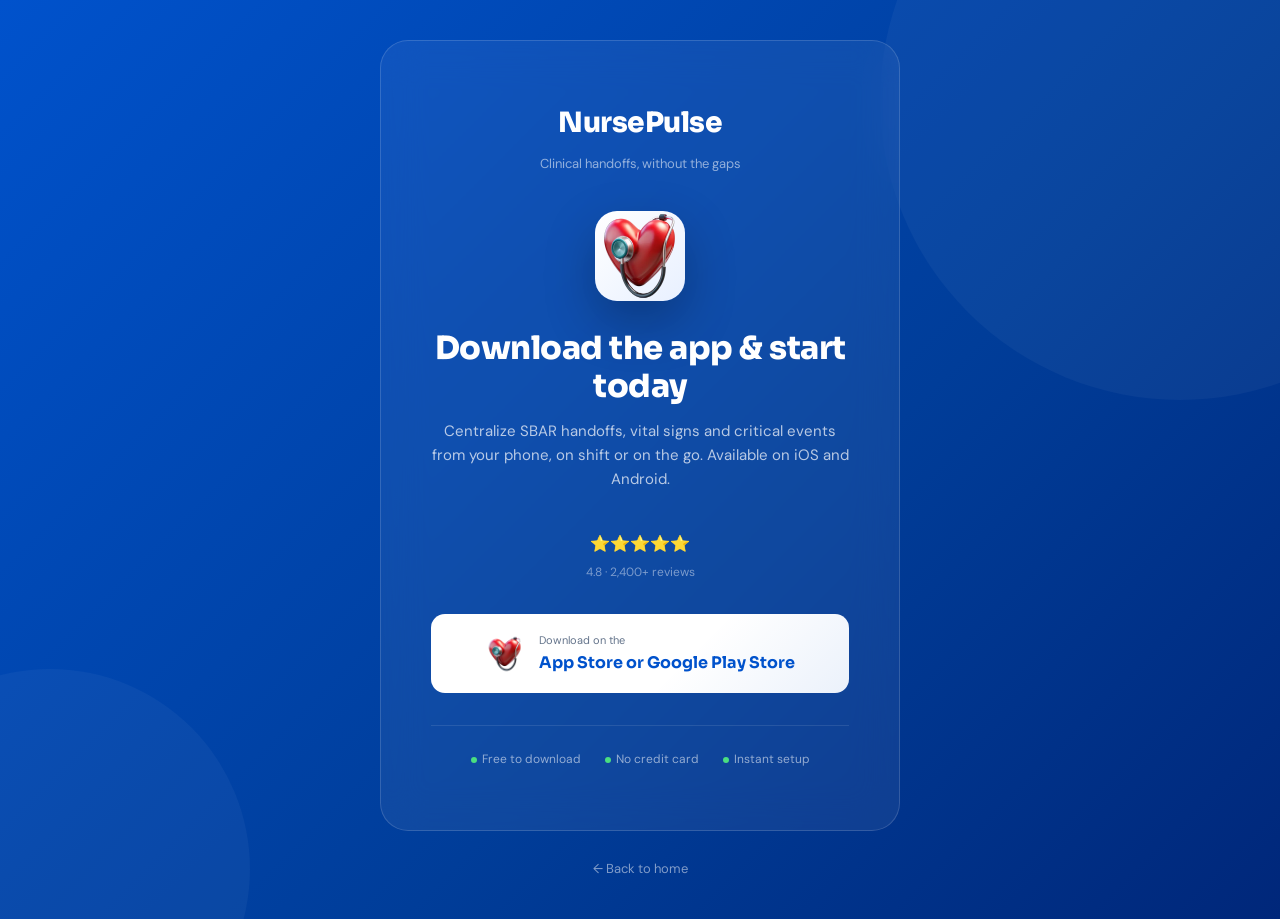
<file: download.html>
<!DOCTYPE html>
<html lang="en">
<head>
    <meta charset="UTF-8">
    <meta name="viewport" content="width=device-width, initial-scale=1.0">
    <title>Download NursePulse</title>
    <link href="https://fonts.googleapis.com/css2?family=Sora:wght@400;600;700;800&family=DM+Sans:wght@400;500&display=swap" rel="stylesheet">
    <link rel="stylesheet" href="css/styles.css">
    <style>
        .download-page {
            min-height: 100vh;
            display: flex;
            flex-direction: column;
            align-items: center;
            justify-content: center;
            background: linear-gradient(135deg, #0052cc 0%, #003d99 60%, #00277a 100%);
            text-align: center;
            padding: 40px 20px;
            position: relative;
            overflow: hidden;
        }

        .download-page::before {
            content: '';
            position: absolute;
            width: 600px; height: 600px;
            background: rgba(255,255,255,0.04);
            border-radius: 50%;
            top: -200px; right: -200px;
        }

        .download-page::after {
            content: '';
            position: absolute;
            width: 400px; height: 400px;
            background: rgba(255,255,255,0.04);
            border-radius: 50%;
            bottom: -150px; left: -150px;
        }

        .download-card {
            background: rgba(255,255,255,0.06);
            backdrop-filter: blur(20px);
            border: 1px solid rgba(255,255,255,0.15);
            border-radius: 28px;
            padding: 60px 50px;
            max-width: 520px;
            width: 100%;
            position: relative;
            z-index: 2;
            animation: fadeUp 0.6s ease both;
        }

        @keyframes fadeUp {
            from { opacity: 0; transform: translateY(30px); }
            to { opacity: 1; transform: translateY(0); }
        }

        .dl-logo {
            font-family: 'Sora', sans-serif;
            font-size: 28px;
            font-weight: 800;
            color: #fff;
            margin-bottom: 8px;
            letter-spacing: -0.5px;
        }

        .dl-tagline {
            font-size: 13px;
            color: rgba(255,255,255,0.55);
            margin-bottom: 36px;
            font-family: 'DM Sans', sans-serif;
        }

        .dl-app-icon {
            width: 90px;
            height: 90px;
            background: linear-gradient(135deg, #fff 0%, #e8f0ff 100%);
            border-radius: 22px;
            display: flex;
            align-items: center;
            justify-content: center;
            font-size: 42px;
            margin: 0 auto 28px;
            box-shadow: 0 20px 50px rgba(0,0,0,0.25);
        }

        .dl-title {
            font-family: 'Sora', sans-serif;
            font-size: 32px;
            font-weight: 800;
            color: #fff;
            line-height: 1.2;
            margin-bottom: 14px;
            letter-spacing: -0.5px;
        }

        .dl-subtitle {
            font-family: 'DM Sans', sans-serif;
            font-size: 15px;
            color: rgba(255,255,255,0.7);
            margin-bottom: 40px;
            line-height: 1.6;
        }

        .dl-buttons {
            display: flex;
            flex-direction: column;
            gap: 14px;
            margin-bottom: 32px;
        }

        .dl-btn {
            display: flex;
            align-items: center;
            justify-content: center;
            gap: 14px;
            background: #fff;
            color: #0052cc;
            padding: 18px 28px;
            border-radius: 14px;
            font-family: 'Sora', sans-serif;
            font-weight: 700;
            font-size: 15px;
            text-decoration: none;
            transition: all 0.25s ease;
            border: none;
            cursor: pointer;
            position: relative;
            overflow: hidden;
        }

        .dl-btn::after {
            content: '';
            position: absolute;
            inset: 0;
            background: linear-gradient(135deg, transparent 60%, rgba(0,82,204,0.08));
        }

        .dl-btn:hover {
            transform: translateY(-2px);
            box-shadow: 0 16px 40px rgba(0,0,0,0.3);
        }

        .dl-btn-store-icon {
            font-size: 28px;
            flex-shrink: 0;
        }

        .dl-btn-text {
            text-align: left;
        }

        .dl-btn-text small {
            display: block;
            font-weight: 400;
            font-size: 11px;
            color: #64748b;
            font-family: 'DM Sans', sans-serif;
        }

        .dl-btn-text span {
            display: block;
            font-size: 16px;
        }

        .dl-btn.android {
            background: #0a0a0a;
            color: #fff;
        }

        .dl-btn.android small { color: rgba(255,255,255,0.55); }

        .dl-divider {
            display: flex;
            align-items: center;
            gap: 12px;
            margin: 4px 0;
        }

        .dl-divider-line {
            flex: 1;
            height: 1px;
            background: rgba(255,255,255,0.15);
        }

        .dl-divider-text {
            font-size: 12px;
            color: rgba(255,255,255,0.4);
            font-family: 'DM Sans', sans-serif;
        }

        .dl-features {
            display: flex;
            justify-content: center;
            gap: 24px;
            padding-top: 24px;
            border-top: 1px solid rgba(255,255,255,0.1);
        }

        .dl-feat {
            font-family: 'DM Sans', sans-serif;
            font-size: 12px;
            color: rgba(255,255,255,0.55);
            display: flex;
            align-items: center;
            gap: 5px;
        }

        .dl-feat-dot {
            width: 6px; height: 6px;
            background: #4ade80;
            border-radius: 50%;
            display: inline-block;
        }

        .dl-back {
            margin-top: 28px;
            font-family: 'DM Sans', sans-serif;
            font-size: 13px;
            color: rgba(255,255,255,0.5);
            text-decoration: none;
            display: inline-flex;
            align-items: center;
            gap: 6px;
            transition: color 0.2s;
            position: relative;
            z-index: 2;
        }

        .dl-back:hover { color: rgba(255,255,255,0.85); }

        .dl-stars {
            display: flex;
            justify-content: center;
            gap: 4px;
            margin-bottom: 6px;
            font-size: 16px;
        }

        .dl-rating-text {
            font-size: 12px;
            color: rgba(255,255,255,0.45);
            font-family: 'DM Sans', sans-serif;
            margin-bottom: 32px;
        }

        @media (max-width: 480px) {
            .download-card { padding: 40px 24px; }
            .dl-title { font-size: 26px; }
            .dl-features { flex-direction: column; align-items: center; gap: 10px; }
        }
    </style>
</head>
<body>
    <div class="download-page">
        <div class="download-card">
            <div class="dl-logo">NursePulse</div>
            <div class="dl-tagline">Clinical handoffs, without the gaps</div>
            <div class="dl-app-icon">
                <img src="assets/stethoscope-with-heart-drawing.webp" alt="NursePulse App Icon" width="100" height="100">
            </div>
            <h1 class="dl-title">Download the app &amp; start today</h1>
            <p class="dl-subtitle">Centralize SBAR handoffs, vital signs and critical events from your phone, on shift or on the go. Available on iOS and Android.</p>
            <div class="dl-stars">⭐⭐⭐⭐⭐</div>
            <p class="dl-rating-text">4.8 · 2,400+ reviews</p>
            <div class="dl-buttons">
                <a href="https://github.com/NursePulse/MultiPlatform-App-NursePulse/releases/latest/download/app-release.apk" class="dl-btn ios">
                    <span class="dl-btn-store-icon">
                        <img src="assets/stethoscope-with-heart-drawing.png" alt="App Store" width="40" height="40">
                    </span>
                    <div class="dl-btn-text">
                        <small>Download on the</small>
                        <span>App Store or Google Play Store</span>
                    </div>
                </a>
            </div>
            <div class="dl-features">
                <div class="dl-feat"><span class="dl-feat-dot"></span> Free to download</div>
                <div class="dl-feat"><span class="dl-feat-dot"></span> No credit card</div>
                <div class="dl-feat"><span class="dl-feat-dot"></span> Instant setup</div>
            </div>
        </div>
        <a href="index.html" class="dl-back">← Back to home</a>
    </div>
</body>
</html>
</file>
<file: css/styles.css>
* {
  box-sizing: border-box;
  margin: 0;
  padding: 0;
}

html {
  overflow-x: clip;
  scroll-behavior: smooth;
}

:root {
  --color-page: #f4f8fb;
  --color-surface: #ffffff;
  --color-surface-soft: #f0fdfa;
  --color-surface-muted: #e6f7f6;
  --color-text: #172033;
  --color-text-muted: #475569;
  --color-text-soft: #64748b;
  --color-border: rgba(15, 118, 110, 0.16);
  --color-brand: #0f766e;
  --color-brand-strong: #0b665f;
  --color-brand-bright: #159387;
  --color-brand-glow: rgba(20, 184, 166, 0.28);
  --shadow-soft: 0 16px 42px rgba(15, 23, 42, 0.1);
  --shadow-float: 0 24px 70px rgba(15, 118, 110, 0.17);
}

body {
  font-family: Arial, Helvetica, sans-serif;
  overflow-x: clip;
  background:
    radial-gradient(circle at 14% 0%, rgba(20, 184, 166, 0.1), transparent 32rem),
    radial-gradient(circle at 92% 18%, rgba(103, 232, 249, 0.12), transparent 30rem),
    var(--color-page);
  color: var(--color-text);
  line-height: 1.6;
  transition:
    background-color 0.38s ease,
    color 0.38s ease;
}

a {
  text-decoration: none;
  color: inherit;
}

button,
input,
textarea,
select {
  font-family: inherit;
}

img {
  max-width: 100%;
  display: block;
}

main {
  display: block;
}

.app {
  min-height: 100vh;
  overflow-x: hidden;
}

.container {
  width: min(1180px, 100%);
  margin: 0 auto;
  padding: 0 7%;
}

section {
  scroll-margin-top: 90px;
}

/* =========================
   ACCESSIBILITY
========================= */

.skip-link {
  position: absolute;
  width: 1px;
  height: 1px;
  padding: 0;
  margin: -1px;
  overflow: hidden;
  clip: rect(0, 0, 0, 0);
  white-space: nowrap;
  border: 0;
}

.skip-link:focus {
  position: fixed;
  left: 1rem;
  top: 1rem;
  z-index: 1100;
  width: auto;
  height: auto;
  margin: 0;
  padding: 0.75rem 1rem;
  clip: auto;
  overflow: visible;
  white-space: normal;
  background: #0f766e;
  color: #ffffff;
  font-weight: 700;
  border-radius: 12px;
  box-shadow: 0 10px 24px rgba(15, 118, 110, 0.28);
}

/* =========================
   NAVBAR
========================= */

.navbar {
  position: sticky;
  top: 0;
  z-index: 1000;
  width: 100%;
  min-height: 88px;
  background:
    linear-gradient(120deg, rgba(255, 255, 255, 0.94), rgba(240, 253, 250, 0.88)),
    var(--color-surface);
  transition:
    background 0.25s ease,
    border-color 0.25s ease,
    box-shadow 0.25s ease;
}

.navbar .container {
  width: 100%;
  max-width: 1760px;
  padding: 0 clamp(1rem, 4vw, 2.5rem);
}

.nav-wrapper {
  display: flex;
  align-items: center;
  gap: 1rem;
  min-height: 88px;
  width: 100%;
}

.logo {
  display: inline-flex;
  align-items: center;
  flex: 0 0 auto;
  min-width: 0;
  padding: 0.36rem 0.74rem;
  border: 1px solid rgba(15, 118, 110, 0.16);
  border-radius: 20px;
  background: rgba(255, 255, 255, 0.94);
  box-shadow:
    0 14px 32px rgba(15, 23, 42, 0.1),
    0 0 0 1px rgba(255, 255, 255, 0.42) inset;
  transition:
    background 0.28s ease,
    border-color 0.28s ease,
    box-shadow 0.28s ease,
    transform 0.24s var(--motion-ease-out, ease),
    filter 0.24s ease;
}

.logo-image {
  width: clamp(112px, 9vw, 148px);
  height: auto;
  max-height: 54px;
  object-fit: contain;
  filter: drop-shadow(0 10px 18px rgba(15, 118, 110, 0.16));
  transition:
    transform 0.35s var(--motion-ease-out, ease),
    filter 0.35s ease;
}

.logo:hover,
.logo:focus-visible {
  transform: translateY(-1px);
}

.logo:hover .logo-image,
.logo:focus-visible .logo-image {
  filter: drop-shadow(0 14px 24px rgba(15, 118, 110, 0.22));
  transform: scale(1.025);
}

.nav-menu {
  list-style: none;
  display: flex;
  align-items: center;
  justify-content: center;
  flex: 1 1 auto;
  gap: 0.1rem;
  min-width: 0;
}

.nav-menu li {
  flex: 0 0 auto;
}

.nav-menu a {
  display: inline-flex;
  align-items: center;
  justify-content: center;
  padding: 0.5rem 0.9rem;
  border-radius: 999px;
  color: #334155;
  font-size: 0.93rem;
  font-weight: 600;
  white-space: nowrap;
  transition:
    color 0.2s ease,
    background-color 0.2s ease,
    transform 0.2s ease;
  overflow: hidden;
  text-overflow: ellipsis;
}

.nav-menu a:hover {
  color: #0f766e;
  background-color: rgba(15, 118, 110, 0.08);
  transform: translateY(-1px);
}

.navbar .nav-menu a.nav-pricing-cta {
  padding-inline: 1.05rem;
  color: #ffffff;
  background: linear-gradient(135deg, #0f766e, #14b8a6);
  box-shadow: 0 7px 18px rgba(15, 118, 110, 0.22);
}

.navbar .nav-menu a.nav-pricing-cta:hover,
.navbar .nav-menu a.nav-pricing-cta:focus-visible,
.navbar .nav-menu a.nav-pricing-cta.is-active {
  color: #ffffff;
  background: linear-gradient(135deg, #0b665f, #0f9f92);
  box-shadow: 0 10px 24px rgba(15, 118, 110, 0.3);
  transform: translateY(-2px);
}

.navbar .nav-menu a.nav-pricing-cta:focus-visible {
  outline: 2px solid #5eead4;
  outline-offset: 3px;
}

.nav-menu a.nav-pricing-cta::after {
  display: none;
}

.nav-login-cta {
  display: inline-flex;
  align-items: center;
  justify-content: center;
  gap: 0.45rem;
  min-height: 42px;
  padding: 0.55rem 0.9rem;
  border: 1px solid rgba(15, 118, 110, 0.28);
  border-radius: 999px;
  color: #0f766e;
  background: linear-gradient(
    135deg,
    rgba(240, 253, 250, 0.94),
    rgba(236, 254, 255, 0.9)
  );
  box-shadow: 0 7px 18px rgba(15, 118, 110, 0.1);
  font-size: 0.84rem;
  font-weight: 800;
  line-height: 1;
  white-space: nowrap;
  transition:
    color 0.24s ease,
    background-color 0.24s ease,
    border-color 0.24s ease,
    box-shadow 0.24s ease,
    transform 0.24s var(--motion-ease-out, ease);
}

.nav-login-cta svg {
  width: 18px;
  height: 18px;
  fill: none;
  stroke: currentColor;
  stroke-width: 1.9;
  stroke-linecap: round;
  stroke-linejoin: round;
  flex: 0 0 auto;
  transition: transform 0.24s var(--motion-ease-out, ease);
}

.nav-login-cta:hover,
.nav-login-cta:focus-visible {
  color: #ffffff;
  background: #0f766e;
  border-color: #0f766e;
  box-shadow: 0 12px 26px rgba(15, 118, 110, 0.26);
  transform: translateY(-2px);
}

.nav-login-cta:hover svg,
.nav-login-cta:focus-visible svg {
  transform: translateX(2px);
}

.nav-login-cta:focus-visible {
  outline: 2px solid #5eead4;
  outline-offset: 3px;
}

.nav-header-end {
  display: flex;
  align-items: center;
  gap: 0.75rem;
  flex: 0 0 auto;
}

.language-swicher,
.language-switcher {
  display: flex;
  gap: 0.3rem;
  background: rgba(255, 255, 255, 0.86);
  padding: 0.28rem;
  border-radius: 999px;
  border: 1px solid rgba(15, 118, 110, 0.18);
  box-shadow: 0 1px 3px rgba(15, 23, 42, 0.08);
  backdrop-filter: blur(10px);
  transition:
    background 0.28s ease,
    border-color 0.28s ease,
    box-shadow 0.28s ease;
}

.lang-btn {
  padding: 0.35rem 0.82rem;
  border: none;
  background: transparent;
  color: #64748b;
  cursor: pointer;
  font-size: 0.85rem;
  font-weight: 700;
  border-radius: 999px;
  transition: all 0.2s ease;
  display: inline-flex;
  align-items: center;
  gap: 0.4rem;
  line-height: 1;
}

.lang-btn__flag {
  width: 18px;
  height: 18px;
  display: inline-flex;
  align-items: center;
  justify-content: center;
  overflow: hidden;
  border-radius: 50%;
  flex-shrink: 0;
}

.lang-btn__flag svg {
  width: 100%;
  height: 100%;
  display: block;
}

.lang-btn__label {
  letter-spacing: 0.04em;
}

.lang-btn.active {
  background: #0f766e;
  color: #ffffff;
  box-shadow: 0 1px 3px rgba(15, 118, 110, 0.24);
}

.lang-btn:hover:not(.active) {
  color: #0f766e;
  background: rgba(15, 118, 110, 0.08);
}

.theme-toggle {
  position: relative;
  display: inline-flex;
  align-items: center;
  justify-content: center;
  width: 54px;
  height: 42px;
  padding: 0;
  border: 1px solid rgba(15, 118, 110, 0.2);
  border-radius: 999px;
  color: #0f766e;
  background: rgba(255, 255, 255, 0.84);
  box-shadow: 0 8px 20px rgba(15, 118, 110, 0.1);
  cursor: pointer;
  overflow: hidden;
  transition:
    transform 0.26s var(--motion-ease-out, ease),
    background 0.28s ease,
    border-color 0.28s ease,
    box-shadow 0.28s ease,
    color 0.28s ease;
}

.theme-toggle::before {
  content: "";
  position: absolute;
  inset: -35% auto auto -30%;
  width: 60%;
  aspect-ratio: 1;
  border-radius: 50%;
  background: rgba(20, 184, 166, 0.16);
  filter: blur(10px);
  transition: transform 0.35s var(--motion-ease-out, ease);
}

.theme-toggle__track {
  position: relative;
  display: grid;
  grid-template-columns: 1fr 1fr;
  align-items: center;
  width: 42px;
  height: 28px;
}

.theme-toggle__icon {
  width: 16px;
  height: 16px;
  fill: none;
  stroke: currentColor;
  stroke-width: 1.9;
  stroke-linecap: round;
  stroke-linejoin: round;
  opacity: 0.72;
  justify-self: center;
  transition:
    opacity 0.25s ease,
    transform 0.25s var(--motion-ease-out, ease);
}

.theme-toggle__thumb {
  position: absolute;
  left: 1px;
  width: 24px;
  height: 24px;
  border-radius: 999px;
  background: linear-gradient(135deg, #ffffff, #e0fdfa);
  box-shadow:
    0 7px 16px rgba(15, 118, 110, 0.18),
    inset 0 0 0 1px rgba(15, 118, 110, 0.12);
  transition:
    transform 0.36s var(--motion-ease-out, ease),
    background 0.3s ease,
    box-shadow 0.3s ease;
}

.theme-toggle:hover,
.theme-toggle:focus-visible {
  color: #ffffff;
  background: #0f766e;
  border-color: #0f766e;
  box-shadow: 0 13px 28px rgba(15, 118, 110, 0.24);
  transform: translateY(-2px);
}

.theme-toggle:hover::before,
.theme-toggle:focus-visible::before {
  transform: translateX(34px) scale(1.35);
}

.theme-toggle:hover .theme-toggle__icon,
.theme-toggle:focus-visible .theme-toggle__icon {
  opacity: 0.95;
}

.theme-toggle:focus-visible {
  outline: 2px solid #5eead4;
  outline-offset: 3px;
}

.menu-toggle {
  display: none;
  width: 44px;
  height: 44px;
  border: none;
  background: transparent;
  cursor: pointer;
  align-items: center;
  justify-content: center;
  flex-direction: column;
  gap: 5px;
}

.menu-toggle span {
  width: 24px;
  height: 2.5px;
  background: #1f2937;
  border-radius: 999px;
  transition: all 0.2s ease;
}

.menu-toggle:focus-visible {
  outline: 2px solid #0f766e;
  outline-offset: 2px;
  border-radius: 10px;
}

.hero {
  position: relative;
  min-height: min(92vh, 900px);
  display: flex;
  align-items: center;
  background:
    linear-gradient(rgba(15, 23, 42, 0.55), rgba(15, 23, 42, 0.6)),
    image-set(
        url("../assets/hero-healthcare.webp") type("image/webp"),
        url("../assets/hero-healthcare.jpg") type("image/jpeg")
      )
      center / cover no-repeat;
  color: #ffffff;
  padding: clamp(6rem, 11vh, 8.25rem) 0 clamp(4rem, 8vh, 5rem);
  overflow: hidden;
}

.hero .container {
  position: relative;
  z-index: 1;
}

.hero-content {
  max-width: 860px;
  margin: 0 auto;
  text-align: center;
}

.hero-brand {
  font-size: clamp(3rem, 7vw, 5.5rem);
  line-height: 1;
  margin-bottom: 1rem;
  color: #ffffff;
  font-weight: 700;
}

.hero-title__before {
  color: #ffffff;
}

.hero-title__accent {
  color: #14b8a6;
}

.hero-subtitle {
  font-size: clamp(1.35rem, 3.8vw, 2.6rem);
  line-height: 1.2;
  margin-bottom: 1rem;
  color: #ffffff;
  font-weight: 700;
}

.hero-subtitle__before {
  display: inline-block;
}

.hero-description {
  max-width: 760px;
  margin: 0 auto 2.1rem;
  font-size: 1.08rem;
  color: #e2e8f0;
  line-height: 1.6;
}

.hero-buttons {
  display: flex;
  justify-content: center;
  flex-wrap: wrap;
  gap: 1rem;
}

.btn {
  display: inline-flex;
  align-items: center;
  justify-content: center;
  min-width: 170px;
  padding: 0.82rem 1.35rem;
  border-radius: 999px;
  font-weight: 700;
  font-size: 1rem;
  transition: all 0.2s ease;
  border: none;
  cursor: pointer;
  white-space: nowrap;
}

.btn-primary {
  background-color: #159387;
  color: #ffffff;
}

.btn-primary:hover {
  background-color: #0f766e;
  transform: translateY(-2px);
}

.btn-secondary,
.btn-outline {
  border: 2px solid #ffffff;
  color: #ffffff;
  background: transparent;
}

.btn-secondary:hover,
.btn-outline:hover {
  background-color: #ffffff;
  color: #0f172a;
  transform: translateY(-2px);
}

#demoBtn {
  font-weight: 800;
}

.section-title {
  font-size: clamp(2rem, 4vw, 3rem);
  line-height: 1.15;
  margin-bottom: 1.5rem;
  color: #0f172a;
  text-align: center;
  font-weight: 700;
}

.section-title::after {
  content: "";
  display: block;
  width: 2.75rem;
  height: 4px;
  margin: 0.85rem auto 0;
  background: #0f766e;
  border-radius: 2px;
}

.cards-grid {
  display: grid;
  grid-template-columns: repeat(3, 1fr);
  gap: 26px;
}

.three-columns {
  grid-template-columns: repeat(3, 1fr);
}

.card {
  background-color: #ffffff;
  padding: 30px;
  border-radius: 24px;
  border: 1px solid #dbeafe;
  box-shadow: 0 16px 35px rgba(15, 23, 42, 0.08);
  transition:
    transform 0.2s ease,
    box-shadow 0.2s ease;
}

.card:hover {
  transform: translateY(-6px);
  box-shadow: 0 24px 50px rgba(15, 23, 42, 0.13);
}

.audience-card {
  position: relative;
  overflow: hidden;
  outline: none;
}

.audience-card::after {
  content: "";
  position: absolute;
  right: -42px;
  bottom: -54px;
  width: 130px;
  height: 130px;
  border-radius: 50%;
  background: radial-gradient(
    circle,
    rgba(20, 184, 166, 0.13),
    transparent 68%
  );
  pointer-events: none;
}

.audience-card:hover,
.audience-card:focus-visible {
  transform: translateY(-6px);
  border-color: rgba(15, 118, 110, 0.32);
  box-shadow: 0 22px 45px rgba(15, 118, 110, 0.13);
}

.audience-card:focus-visible {
  outline: 2px solid rgba(15, 118, 110, 0.55);
  outline-offset: 3px;
}

.audience-card__icon {
  width: 52px;
  height: 52px;
  display: inline-flex;
  align-items: center;
  justify-content: center;
  margin-bottom: 1rem;
  border-radius: 16px;
  color: #0f766e;
  background: linear-gradient(
    135deg,
    rgba(15, 118, 110, 0.13),
    rgba(20, 184, 166, 0.08)
  );
  border: 1px solid rgba(15, 118, 110, 0.14);
}

.audience-card__icon svg {
  width: 27px;
  height: 27px;
  fill: none;
  stroke: currentColor;
  stroke-width: 1.8;
  stroke-linecap: round;
  stroke-linejoin: round;
}

.card h3 {
  font-size: 1.3rem;
  margin-bottom: 12px;
  color: #0f172a;
}

.card p {
  color: #475569;
}

.product-demo {
  padding: 90px 0;
  background-color: #ffffff;
}

.product-demo__title {
  margin-bottom: 0.9rem;
}

.product-demo__lead {
  max-width: 800px;
  margin: 0 auto 2rem;
  text-align: center;
  font-size: 1.08rem;
  color: #475569;
}

.product-demo__value-grid {
  display: grid;
  grid-template-columns: repeat(3, 1fr);
  gap: 1.25rem;
}

.value-card {
  background: #ffffff;
  padding: 1.3rem 1.2rem;
  border-radius: 20px;
  border: 1px solid #dbeafe;
  box-shadow: 0 14px 30px rgba(15, 23, 42, 0.08);
  transition:
    transform 0.2s ease,
    box-shadow 0.2s ease;
}

.value-card:hover {
  transform: translateY(-4px);
  box-shadow: 0 20px 42px rgba(15, 23, 42, 0.12);
}

.value-card__label {
  font-size: 0.78rem;
  font-weight: 800;
  letter-spacing: 0.12em;
  text-transform: uppercase;
  color: #0f766e;
  margin-bottom: 0.6rem;
}

.value-card__text {
  color: #475569;
  line-height: 1.55;
}

.results {
  padding: 90px 0;
  background: #fafafa;
}

.results-subtitle {
  text-align: center;
  margin: -0.6rem auto 2rem;
  max-width: 760px;
  color: #6b7280;
  font-size: 1.02rem;
}

.results-grid {
  display: grid;
  grid-template-columns: repeat(3, 1fr);
  gap: 1.15rem;
}

.result-card {
  position: relative;
  border: 1px solid #e5e7eb;
  border-radius: 18px;
  padding: 1.4rem 1.2rem 1.3rem;
  background: #ffffff;
  transition: all 0.2s ease;
  box-shadow: 0 10px 24px rgba(15, 23, 42, 0.07);
  overflow: hidden;
}

.result-card::after {
  content: "";
  position: absolute;
  top: 0;
  left: 0;
  width: 100%;
  height: 4px;
  background: #0f766e;
}

.result-card:hover {
  transform: translateY(-7px);
  border-color: rgba(15, 118, 110, 0.35);
  box-shadow: 0 16px 34px rgba(15, 118, 110, 0.16);
}

.result-kpi {
  display: inline-flex;
  align-items: center;
  justify-content: center;
  min-width: 64px;
  padding: 0.24rem 0.7rem;
  margin-bottom: 0.9rem;
  border-radius: 999px;
  background: rgba(15, 118, 110, 0.12);
  color: #0f766e;
  font-size: 0.84rem;
  font-weight: 700;
  font-variant-numeric: tabular-nums;
  font-family: Arial, Helvetica, sans-serif;
}

.result-card h3 {
  margin-bottom: 0.58rem;
  font-size: 1.14rem;
  line-height: 1.3;
  color: #0f172a;
}

.result-card p {
  color: #6b7280;
  font-size: 0.95rem;
}

.who-is-it-for {
  padding: 90px 0;
  background: #ecfdf5;
}

.who-is-it-for .section-title {
  margin-bottom: 2rem;
}
/*About-The-Product*/

.about-product {
  padding: 96px 0;
  background: #f8fbff;
  position: relative;
  overflow: hidden;
}

/* Faint decorative gradient — ties visually to who-is-it-for above */
.about-product::before {
  content: "";
  position: absolute;
  top: -100px;
  right: -160px;
  width: 560px;
  height: 560px;
  border-radius: 50%;
  background: radial-gradient(
    circle,
    rgba(15, 118, 110, 0.06) 0%,
    transparent 68%
  );
  pointer-events: none;
  z-index: 0;
}

.about-product .container {
  position: relative;
  z-index: 1;
}

/* ── Header ── */
.about-product__header {
  text-align: center;
  max-width: 640px;
  margin: 0 auto 2.75rem;
}

.about-product__eyebrow {
  display: inline-block;
  font-size: 0.74rem;
  font-weight: 800;
  letter-spacing: 0.18em;
  text-transform: uppercase;
  color: #0f766e;
  margin-bottom: 0.7rem;
  padding: 0.25rem 0.85rem;
  background: rgba(15, 118, 110, 0.08);
  border: 1px solid rgba(15, 118, 110, 0.18);
  border-radius: 999px;
}

.about-product__heading {
  margin-bottom: 0.9rem;
}

.about-product__lead {
  color: #475569;
  font-size: 1.05rem;
  line-height: 1.65;
  max-width: 54ch;
  margin: 0 auto;
}

/* ── Video block ── */
.about-product__video-wrap {
  max-width: 900px;
  margin: 0 auto 2rem;
}

.about-product__video-frame {
  background: #0f172a;
  border-radius: 20px;
  overflow: hidden;
  box-shadow:
    0 2px 0 rgba(255, 255, 255, 0.06) inset,
    0 32px 80px rgba(15, 23, 42, 0.22),
    0 0 0 1px rgba(15, 23, 42, 0.1);
  transition:
    box-shadow 0.3s ease,
    transform 0.3s cubic-bezier(0.22, 1, 0.36, 1);
}

.about-product__video-frame:hover {
  transform: translateY(-4px);
  box-shadow:
    0 2px 0 rgba(255, 255, 255, 0.06) inset,
    0 44px 100px rgba(15, 23, 42, 0.28),
    0 0 0 1px rgba(15, 118, 110, 0.2);
}

/* Browser-chrome top bar */
.about-product__chrome {
  display: flex;
  align-items: center;
  gap: 6px;
  padding: 10px 16px;
  background: #1e293b;
  border-bottom: 1px solid rgba(255, 255, 255, 0.06);
}

.about-product__chrome-dot {
  width: 11px;
  height: 11px;
  border-radius: 50%;
  flex-shrink: 0;
}

.about-product__chrome-dot--red {
  background: #ef4444;
}
.about-product__chrome-dot--yellow {
  background: #eab308;
}
.about-product__chrome-dot--green {
  background: #22c55e;
}

.about-product__chrome-label {
  margin-left: 10px;
  font-size: 0.75rem;
  color: rgba(255, 255, 255, 0.35);
  font-weight: 500;
  letter-spacing: 0.02em;
  flex: 1;
  text-align: center;
  user-select: none;
}

/* 16:9 responsive ratio container */
.about-product__embed-ratio {
  position: relative;
  width: 100%;
  padding-bottom: 56.25%; /* 16:9 */
  height: 0;
  overflow: hidden;
  background: #0f172a;
}

.about-product__iframe {
  position: absolute;
  inset: 0;
  width: 100%;
  height: 100%;
  border: none;
  display: block;
}

/* Caption below video */
.about-product__caption {
  display: flex;
  align-items: center;
  justify-content: center;
  gap: 0.4rem;
  margin-top: 0.9rem;
  font-size: 0.85rem;
  color: #94a3b8;
  text-align: center;
}

.about-product__caption-icon {
  width: 16px;
  height: 16px;
  color: #0f766e;
  flex-shrink: 0;
}

/* ── Trust strip ── */
.about-product__trust {
  display: flex;
  align-items: center;
  justify-content: center;
  flex-wrap: wrap;
  gap: 0;
  max-width: 760px;
  margin: 0 auto;
  background: #ffffff;
  border: 1px solid #e2e8f0;
  border-radius: 16px;
  padding: 1.25rem 1.5rem;
  box-shadow: 0 4px 18px rgba(15, 23, 42, 0.06);
}

.about-product__trust-item {
  display: flex;
  align-items: center;
  gap: 0.5rem;
  flex: 1;
  justify-content: center;
  font-size: 0.88rem;
  font-weight: 600;
  color: #334155;
  padding: 0.25rem 0.75rem;
  white-space: nowrap;
}

.about-product__trust-icon {
  display: flex;
  align-items: center;
  width: 18px;
  height: 18px;
  color: #0f766e;
  flex-shrink: 0;
}

.about-product__trust-icon svg {
  width: 100%;
  height: 100%;
}

.about-product__trust-divider {
  width: 1px;
  height: 28px;
  background: #e2e8f0;
  flex-shrink: 0;
}

/* ── Responsive ── */
@media (max-width: 900px) {
  .about-product__video-wrap {
    max-width: 100%;
  }
}

@media (max-width: 720px) {
  .about-product {
    padding: 72px 0;
  }

  .about-product__trust {
    gap: 0.75rem;
    padding: 1rem;
  }

  .about-product__trust-item {
    flex: 1 1 40%;
    justify-content: flex-start;
    padding: 0.2rem 0.4rem;
  }

  .about-product__trust-divider {
    display: none;
  }
}

@media (max-width: 480px) {
  .about-product__trust-item {
    flex: 1 1 100%;
  }

  .about-product__chrome-label {
    display: none;
  }
}

.how-it-works {
  padding: 90px 0;
  background: #ffffff;
}

.how-it-works-layout {
  display: grid;
  grid-template-columns: minmax(0, 0.9fr) minmax(0, 1.1fr);
  gap: 2.5rem 3rem;
  align-items: stretch;
}

.how-it-works-steps {
  position: relative;
  z-index: 1;
  min-width: 0;
}

.steps {
  display: grid;
  grid-template-columns: 1fr;
  gap: 1rem;
  list-style: none;
  position: relative;
  height: 100%;
}

.step {
  position: relative;
  isolation: isolate;
  display: grid;
  grid-template-columns: 76px minmax(0, 1fr);
  grid-template-rows: auto 1fr;
  column-gap: 1rem;
  align-content: center;
  text-align: left;
  background: #ffffff;
  padding: 1.3rem 1.4rem;
  border-radius: 20px;
  border: 1px solid #dbeafe;
  box-shadow: 0 12px 26px rgba(15, 23, 42, 0.08);
  outline: none;
  transition:
    transform 0.25s ease,
    box-shadow 0.25s ease,
    border-color 0.25s ease;
}

/* Timeline connector between step cards (desktop / 3-column layout) */
.step:not(:last-child)::after {
  content: "";
  position: absolute;
  top: 100%;
  left: 43px;
  width: 3px;
  height: 1rem;
  background: linear-gradient(
    180deg,
    rgba(15, 118, 110, 0.55),
    rgba(20, 184, 166, 0.55)
  );
  z-index: 1;
}

.step:hover,
.step:focus-visible {
  transform: translateY(-5px);
  box-shadow: 0 18px 40px rgba(15, 23, 42, 0.12);
  border-color: rgba(15, 118, 110, 0.28);
  outline: 2px solid rgba(15, 118, 110, 0.4);
  outline-offset: 2px;
}

.step:hover .step-number,
.step:focus-visible .step-number {
  transform: scale(1.08);
}

.step.is-pulsing .step-number {
  animation: step-number-pulse 0.6s ease;
}

.step-number {
  display: inline-flex;
  align-items: center;
  justify-content: center;
  width: 60px;
  height: 60px;
  background: #0f766e;
  color: #ffffff;
  border-radius: 50%;
  font-size: 1.5rem;
  font-weight: 800;
  grid-row: 1 / 3;
  align-self: start;
  margin: 0;
  transition: transform 0.25s ease;
  box-shadow:
    0 8px 20px rgba(15, 118, 110, 0.2),
    0 0 0 2px #ffffff,
    0 0 0 4px rgba(20, 184, 166, 0.4);
}

@keyframes step-number-pulse {
  0% {
    box-shadow:
      0 8px 20px rgba(15, 118, 110, 0.2),
      0 0 0 2px #ffffff,
      0 0 0 4px rgba(20, 184, 166, 0.4);
  }
  50% {
    box-shadow:
      0 8px 20px rgba(15, 118, 110, 0.2),
      0 0 0 2px #ffffff,
      0 0 0 9px rgba(20, 184, 166, 0.55);
  }
  100% {
    box-shadow:
      0 8px 20px rgba(15, 118, 110, 0.2),
      0 0 0 2px #ffffff,
      0 0 0 4px rgba(20, 184, 166, 0.4);
  }
}

.step h3 {
  font-size: 1.15rem;
  margin-bottom: 0.5rem;
  color: #0f172a;
  line-height: 1.3;
}

.step p {
  color: #6b7280;
  line-height: 1.65;
}

.how-it-works-visual {
  position: relative;
  z-index: 1;
  display: flex;
  align-items: center;
  justify-content: center;
  pointer-events: none;
}

.how-it-works-image-frame {
  width: 100%;
  max-width: 500px;
  height: clamp(560px, 46vw, 640px);
  border-radius: 24px;
  overflow: hidden;
  border: 1px solid #dbeafe;
  box-shadow: 0 18px 42px rgba(15, 23, 42, 0.1);
  background: linear-gradient(
    135deg,
    rgba(15, 118, 110, 0.95),
    rgba(20, 184, 166, 0.95)
  );
  display: flex;
  align-items: center;
  justify-content: center;
  padding: 1.4rem;
}

.visual-summary {
  width: 100%;
  height: 100%;
  min-height: 0;
  background: rgba(255, 255, 255, 0.12);
  border: 1px solid rgba(255, 255, 255, 0.22);
  border-radius: 20px;
  padding: 1.4rem;
  color: #ffffff;
  backdrop-filter: blur(8px);
  display: grid;
  grid-template-rows: auto minmax(0, 1fr) auto;
}

.visual-summary__eyebrow {
  font-size: 0.74rem;
  font-weight: 800;
  letter-spacing: 0.14em;
  text-transform: uppercase;
  margin-bottom: 0.8rem;
  opacity: 0.95;
}

.visual-summary__list {
  list-style: none;
  display: grid;
  gap: 0.75rem;
  max-height: 100%;
  min-height: 0;
  overflow-y: auto;
  overscroll-behavior: contain;
  scroll-behavior: smooth;
  scroll-snap-type: y mandatory;
  scrollbar-width: thin;
  scrollbar-color: rgba(255, 255, 255, 0.65) rgba(15, 118, 110, 0.22);
  padding: 0.2rem 0.45rem 0.2rem 0.15rem;
  outline: none;
}

.visual-summary__list li {
  min-height: 76px;
  display: flex;
  align-items: center;
  padding: 0.85rem 0.95rem;
  border-radius: 14px;
  background: rgba(255, 255, 255, 0.14);
  border: 1px solid rgba(255, 255, 255, 0.16);
  font-weight: 700;
  scroll-snap-align: center;
  transition:
    transform 0.28s ease,
    background-color 0.28s ease,
    border-color 0.28s ease,
    box-shadow 0.28s ease,
    opacity 0.28s ease;
}

.visual-summary__list li.is-current {
  transform: translateX(4px);
  background: rgba(255, 255, 255, 0.24);
  border-color: rgba(255, 255, 255, 0.4);
  box-shadow: 0 10px 22px rgba(5, 46, 43, 0.16);
}

.visual-summary__list:focus-visible {
  border-radius: 15px;
  box-shadow: 0 0 0 3px rgba(255, 255, 255, 0.38);
}

.visual-summary__list::-webkit-scrollbar {
  width: 7px;
}

.visual-summary__list::-webkit-scrollbar-track {
  background: rgba(15, 118, 110, 0.22);
  border-radius: 999px;
}

.visual-summary__list::-webkit-scrollbar-thumb {
  background: rgba(255, 255, 255, 0.68);
  border-radius: 999px;
  border: 2px solid transparent;
  background-clip: padding-box;
}

.visual-summary__viewport {
  position: relative;
  width: 100%;
  height: clamp(280px, 24vw, 320px);
  max-height: 100%;
  align-self: center;
  min-height: 0;
  overflow: hidden;
}

.visual-summary__viewport::before,
.visual-summary__viewport::after {
  content: "";
  position: absolute;
  z-index: 2;
  left: 0;
  right: 0.45rem;
  height: 1.35rem;
  pointer-events: none;
  opacity: 0;
  transition: opacity 0.25s ease;
}

.visual-summary__viewport::before {
  top: 0;
  background: linear-gradient(to bottom, rgba(17, 111, 103, 0.96), transparent);
}

.visual-summary__viewport::after {
  bottom: 0;
  background: linear-gradient(to top, rgba(17, 111, 103, 0.96), transparent);
}

.visual-summary.has-scroll-above .visual-summary__viewport::before,
.visual-summary.has-scroll-below .visual-summary__viewport::after {
  opacity: 1;
}

.visual-summary__controls {
  display: flex;
  align-items: center;
  justify-content: flex-end;
  gap: 0.55rem;
  padding-top: 0.8rem;
}

.visual-summary__scroll-btn {
  width: 34px;
  height: 34px;
  display: inline-flex;
  align-items: center;
  justify-content: center;
  border: 1px solid rgba(255, 255, 255, 0.28);
  border-radius: 50%;
  background: rgba(255, 255, 255, 0.12);
  color: #ffffff;
  cursor: pointer;
  transition:
    transform 0.2s ease,
    background-color 0.2s ease,
    opacity 0.2s ease;
}

.visual-summary__scroll-btn svg {
  width: 18px;
  height: 18px;
  fill: none;
  stroke: currentColor;
  stroke-width: 2;
  stroke-linecap: round;
  stroke-linejoin: round;
}

.visual-summary__scroll-btn:hover:not(:disabled),
.visual-summary__scroll-btn:focus-visible {
  transform: translateY(-2px);
  background: rgba(255, 255, 255, 0.24);
  outline: 2px solid rgba(255, 255, 255, 0.48);
  outline-offset: 2px;
}

.visual-summary__scroll-btn:disabled {
  cursor: default;
  opacity: 0.32;
}

.visual-summary__position {
  width: 42px;
  height: 4px;
  overflow: hidden;
  border-radius: 999px;
  background: rgba(255, 255, 255, 0.2);
}

.visual-summary__position span {
  display: block;
  width: 100%;
  height: 100%;
  border-radius: inherit;
  background: #ffffff;
  transform-origin: left center;
  transition: transform 0.18s ease-out;
}

/* Final interaction polish: no trapped scroll, clearer themes, stronger hover depth */
.pricing-includes {
  display: none !important;
}

.visual-summary__controls {
  display: none !important;
}

.visual-summary {
  grid-template-rows: auto auto;
}

.visual-summary__viewport {
  height: auto;
  min-height: 0;
  overflow: visible;
}

.visual-summary__viewport::before,
.visual-summary__viewport::after {
  display: none;
}

.visual-summary__list {
  max-height: none;
  overflow: visible;
  overscroll-behavior: auto;
  scrollbar-width: none;
  grid-template-columns: 1fr;
}

.visual-summary__list::-webkit-scrollbar {
  display: none;
}

html:not([data-theme="dark"]) .how-it-works {
  background:
    radial-gradient(circle at 16% 10%, rgba(20, 184, 166, 0.16), transparent 26rem),
    radial-gradient(circle at 86% 0%, rgba(56, 189, 248, 0.14), transparent 26rem),
    linear-gradient(180deg, #f8fffd 0%, #eefcf8 52%, #ffffff 100%);
}

html:not([data-theme="dark"]) .how-it-works::before {
  background-image:
    linear-gradient(rgba(15, 118, 110, 0.07) 1px, transparent 1px),
    linear-gradient(90deg, rgba(15, 118, 110, 0.07) 1px, transparent 1px);
}

html:not([data-theme="dark"]) .how-it-works .section-title {
  color: #0f172a;
}

html:not([data-theme="dark"]) .how-it-works-lead {
  color: #475569;
}

html:not([data-theme="dark"]) .how-it-works-layout {
  background:
    linear-gradient(145deg, rgba(255, 255, 255, 0.96), rgba(236, 253, 245, 0.86)),
    #ffffff;
  border-color: rgba(15, 118, 110, 0.16);
  box-shadow:
    0 34px 86px rgba(15, 23, 42, 0.12),
    0 0 0 1px rgba(255, 255, 255, 0.82) inset;
}

html:not([data-theme="dark"]) .how-it-works-layout::before {
  opacity: 0.24;
  mix-blend-mode: multiply;
}

html:not([data-theme="dark"]) .how-it-works-layout::after {
  opacity: 0.42;
}

html:not([data-theme="dark"]) .step {
  background:
    linear-gradient(145deg, rgba(255, 255, 255, 0.98), rgba(240, 253, 250, 0.82)),
    #ffffff;
  border-color: rgba(15, 118, 110, 0.14);
  box-shadow:
    0 16px 42px rgba(15, 23, 42, 0.08),
    0 0 0 1px rgba(255, 255, 255, 0.72) inset;
}

html:not([data-theme="dark"]) .step.is-active-step {
  background:
    linear-gradient(145deg, rgba(236, 253, 245, 0.98), rgba(224, 242, 254, 0.88)),
    #ffffff;
  border-color: rgba(15, 118, 110, 0.36);
  box-shadow:
    0 24px 60px rgba(15, 118, 110, 0.16),
    0 0 34px rgba(45, 212, 191, 0.12),
    0 0 0 1px rgba(255, 255, 255, 0.82) inset;
}

html:not([data-theme="dark"]) .step h3 {
  color: #0f172a;
}

html:not([data-theme="dark"]) .step p {
  color: #475569;
}

html:not([data-theme="dark"]) .how-it-works-image-frame {
  background:
    radial-gradient(circle at 24% 18%, rgba(45, 212, 191, 0.18), transparent 18rem),
    linear-gradient(145deg, rgba(236, 253, 245, 0.96), rgba(255, 255, 255, 0.98));
  border-color: rgba(15, 118, 110, 0.18);
  box-shadow:
    0 24px 70px rgba(15, 23, 42, 0.12),
    0 0 0 1px rgba(255, 255, 255, 0.82) inset;
}

html:not([data-theme="dark"]) .visual-summary {
  color: #0f172a;
  background: rgba(255, 255, 255, 0.82);
  border-color: rgba(15, 118, 110, 0.16);
  box-shadow: 0 24px 60px rgba(15, 23, 42, 0.1);
}

html:not([data-theme="dark"]) .visual-summary__eyebrow {
  color: #0f766e;
}

html:not([data-theme="dark"]) .visual-summary__list li {
  color: #0f172a;
  background:
    linear-gradient(135deg, rgba(240, 253, 250, 0.96), rgba(224, 242, 254, 0.72)),
    #ffffff;
  border-color: rgba(15, 118, 110, 0.14);
  box-shadow: 0 12px 30px rgba(15, 23, 42, 0.06);
}

html:not([data-theme="dark"]) .visual-summary__list li.is-current {
  color: #064e3b;
  border-color: rgba(15, 118, 110, 0.42);
  background:
    linear-gradient(135deg, rgba(204, 251, 241, 0.98), rgba(186, 230, 253, 0.82)),
    #ffffff;
  box-shadow:
    0 22px 44px rgba(15, 118, 110, 0.16),
    0 0 28px rgba(45, 212, 191, 0.12);
}

html[data-theme="dark"] .visual-summary__list,
html[data-theme="dark"] .visual-summary__viewport {
  overflow: visible;
}

.feature-card,
.pricing-card,
.team-card,
.benefit-item,
.problem-card {
  transform-style: preserve-3d;
}

.feature-card:hover,
.feature-card:focus-visible,
.pricing-card:hover,
.pricing-card:focus-within,
.team-card:hover,
.team-card:focus-within,
.benefit-item:hover,
.problem-card:hover {
  filter: saturate(1.06);
}

.feature-card:hover .feature-icon,
.feature-card:focus-visible .feature-icon,
.benefit-item:hover .benefit-icon,
.problem-card:hover .problem-card__icon-wrap {
  animation: card-icon-lift 0.7s var(--motion-ease-out, ease);
}

.team-card:hover .team-card__photo img,
.team-card:focus-within .team-card__photo img {
  transform: scale(1.055);
  filter: saturate(1.08) contrast(1.04);
}

.pricing-card:hover .pricing-card__button,
.pricing-card:focus-within .pricing-card__button {
  transform: translateY(-2px);
}

@keyframes card-icon-lift {
  0%,
  100% {
    transform: translateY(0) rotate(0deg) scale(1);
  }

  45% {
    transform: translateY(-5px) rotate(-4deg) scale(1.08);
  }
}

@media (prefers-reduced-motion: reduce) {
  html:not(.force-full-motion) .visual-summary__list {
    scroll-behavior: auto;
  }

  html:not(.force-full-motion) .visual-summary__list li,
  html:not(.force-full-motion) .visual-summary__scroll-btn,
  html:not(.force-full-motion) .visual-summary__position span {
    transition: none;
  }
}

.features {
  position: relative;
  padding: 90px 0;
  background: #f8fbff;
  overflow: hidden;
}

.features::before {
  content: "";
  position: absolute;
  top: 0;
  right: 0;
  width: min(52vw, 760px);
  height: 52%;
  background:
    image-set(
        url("../assets/hero-healthcare.webp") type("image/webp"),
        url("../assets/hero-healthcare.jpg") type("image/jpeg")
      )
      center / cover no-repeat;
  opacity: 0.12;
  pointer-events: none;
}

.features .container {
  position: relative;
  z-index: 1;
}

.features-head {
  max-width: 700px;
  margin: 0 auto 2rem;
  text-align: center;
}

.features-eyebrow {
  font-size: 0.74rem;
  font-weight: 700;
  letter-spacing: 0.18em;
  color: #0f766e;
  margin-bottom: 0.8rem;
}

.features-lead {
  color: #6b7280;
  max-width: 52ch;
  margin: 0 auto;
}

.features-grid {
  display: grid;
  grid-template-columns: repeat(3, 1fr);
  gap: 1rem;
}

.feature-card {
  position: relative;
  background: #ffffff;
  padding: 1.4rem 1.35rem 1.2rem;
  border-radius: 18px;
  text-align: left;
  box-shadow: 0 8px 24px rgba(15, 23, 42, 0.08);
  transition:
    transform 0.2s ease,
    box-shadow 0.2s ease,
    border-color 0.2s ease;
  border: 1px solid #e5e7eb;
  outline: none;
  overflow: hidden;
}

/* Top accent line, mirrors the problem-card treatment in teal */
.feature-card::before {
  content: "";
  position: absolute;
  top: 0;
  left: 0;
  right: 0;
  height: 3px;
  background: linear-gradient(90deg, #0f766e, #0ea5e9);
  transform: scaleX(0);
  transform-origin: left;
  transition: transform 0.3s ease;
}

.feature-card:hover::before,
.feature-card:focus-visible::before {
  transform: scaleX(1);
}

.feature-card:hover,
.feature-card:focus-visible {
  transform: translateY(-4px);
  box-shadow: 0 14px 30px rgba(15, 23, 42, 0.14);
  border-color: rgba(15, 118, 110, 0.3);
  outline: 2px solid rgba(15, 118, 110, 0.4);
  outline-offset: 2px;
}

.feature-card:hover .feature-icon,
.feature-card:focus-visible .feature-icon {
  background: #d8f6ee;
  transform: scale(1.06);
}

.feature-card.is-pulsing .feature-icon {
  animation: feature-icon-pulse 0.6s ease;
}

@keyframes feature-icon-pulse {
  0%,
  100% {
    transform: scale(1);
  }
  50% {
    transform: scale(1.16);
  }
}

.feature-icon {
  width: 52px;
  height: 52px;
  border-radius: 50%;
  display: inline-flex;
  align-items: center;
  justify-content: center;
  margin-bottom: 0.95rem;
  color: #0f766e;
  background: #ecfdf5;
  transition:
    background 0.25s ease,
    transform 0.25s ease;
}

.feature-icon svg {
  width: 24px;
  height: 24px;
  flex-shrink: 0;
}

.feature-card h3 {
  font-size: 1.05rem;
  margin-bottom: 0.35rem;
  color: #0f172a;
}

.feature-card p {
  color: #6b7280;
  line-height: 1.5;
  font-size: 0.94rem;
}

.features-footnote {
  margin-top: 1.25rem;
  text-align: center;
  font-size: 0.95rem;
  color: #6b7280;
}

.features-footnote__highlight {
  color: #0f766e;
  font-weight: 700;
}

.benefits {
  padding: 96px 0;
  background: linear-gradient(180deg, #f8fafc 0%, #ffffff 100%);
}

.benefits-shell {
  padding: clamp(1.4rem, 2vw, 2.25rem);
  border-radius: 32px;
  background: linear-gradient(
    135deg,
    rgba(15, 118, 110, 0.06),
    rgba(14, 165, 233, 0.05) 44%,
    #ffffff 100%
  );
  border: 1px solid rgba(15, 118, 110, 0.12);
  box-shadow: 0 24px 60px rgba(15, 23, 42, 0.08);
}

.benefits-layout {
  display: grid;
  grid-template-columns: minmax(0, 1.05fr) minmax(320px, 0.95fr);
  gap: 2rem;
  align-items: start;
}

.benefits-copy {
  min-width: 0;
}

.benefits-eyebrow {
  font-size: 0.72rem;
  font-weight: 700;
  letter-spacing: 0.22em;
  text-transform: uppercase;
  color: #0f766e;
  margin: 0 0 0.6rem;
}

.benefits-heading {
  margin-bottom: 1rem;
  text-align: left;
}

.benefits-lead {
  color: #6b7280;
  font-size: 1rem;
  line-height: 1.65;
  margin: 0 0 1.55rem;
  max-width: 58ch;
}

.benefits-list {
  display: grid;
  grid-template-columns: 1fr;
  gap: 1rem;
  padding: 0;
  margin: 0;
}

.benefit-item {
  display: flex;
  gap: 1rem;
  align-items: flex-start;
  padding: 1rem 1.05rem;
  border-radius: 20px;
  background: rgba(255, 255, 255, 0.84);
  border: 1px solid rgba(15, 23, 42, 0.08);
  box-shadow: 0 10px 30px rgba(15, 23, 42, 0.04);
  transition:
    transform 0.22s ease,
    box-shadow 0.22s ease,
    border-color 0.22s ease,
    background-color 0.22s ease;
}

.benefit-item:hover {
  transform: translateY(-3px);
  background: #ffffff;
  border-color: rgba(15, 118, 110, 0.24);
  box-shadow: 0 18px 40px rgba(15, 23, 42, 0.08);
}

.benefit-icon {
  width: 52px;
  height: 52px;
  flex: 0 0 52px;
  display: grid;
  place-items: center;
  border-radius: 16px;
  background: linear-gradient(
    135deg,
    rgba(15, 118, 110, 0.14),
    rgba(14, 165, 233, 0.18)
  );
  color: #0f766e;
}

.benefit-icon svg {
  width: 24px;
  height: 24px;
}

.benefit-content {
  min-width: 0;
}

.benefit-kicker {
  margin: 0 0 0.35rem;
  color: #0f766e;
  font-size: 0.72rem;
  font-weight: 700;
  letter-spacing: 0.14em;
  text-transform: uppercase;
}

.benefit-content h3 {
  font-size: 1.05rem;
  color: #0f172a;
  margin: 0 0 0.35rem;
  line-height: 1.3;
}

.benefit-content p {
  color: #6b7280;
  line-height: 1.55;
  font-size: 0.94rem;
  margin: 0;
}

.benefits-visual {
  display: grid;
  gap: 1rem;
}

.benefits-visual__image {
  position: relative;
  overflow: hidden;
  min-height: 360px;
  border-radius: 28px;
  box-shadow: 0 18px 44px rgba(15, 23, 42, 0.12);
}

.benefits-visual__image img {
  position: absolute;
  inset: 0;
  width: 100%;
  height: 100%;
  object-fit: cover;
}

.benefits-visual__image::after {
  content: "";
  position: absolute;
  inset: 0;
  background: linear-gradient(
    180deg,
    rgba(15, 23, 42, 0.04),
    rgba(15, 23, 42, 0.66)
  );
}

.benefits-visual__overlay {
  position: absolute;
  left: 1.2rem;
  right: 1.2rem;
  bottom: 1.2rem;
  z-index: 1;
  display: grid;
  gap: 0.5rem;
  color: #ffffff;
}

.benefits-visual__badge {
  display: inline-flex;
  align-self: flex-start;
  padding: 0.34rem 0.78rem;
  border-radius: 999px;
  background: rgba(255, 255, 255, 0.16);
  border: 1px solid rgba(255, 255, 255, 0.22);
  font-size: 0.76rem;
  font-weight: 700;
  letter-spacing: 0.12em;
  text-transform: uppercase;
}

.benefits-visual__overlay strong {
  font-size: 1.3rem;
  line-height: 1.2;
}

.benefits-visual__overlay p {
  margin: 0;
  max-width: 32ch;
  color: rgba(255, 255, 255, 0.9);
  line-height: 1.55;
}

.benefits-visual__stats {
  display: grid;
  grid-template-columns: repeat(3, minmax(0, 1fr));
  gap: 0.75rem;
}

.benefits-stat {
  padding: 1rem;
  border-radius: 20px;
  background: #ffffff;
  border: 1px solid rgba(15, 23, 42, 0.08);
  box-shadow: 0 10px 24px rgba(15, 23, 42, 0.05);
}

.benefits-stat__label {
  display: block;
  margin-bottom: 0.35rem;
  color: #0f766e;
  font-size: 0.76rem;
  font-weight: 700;
  letter-spacing: 0.12em;
  text-transform: uppercase;
}

.benefits-stat__value {
  color: #0f172a;
  font-size: 1rem;
  line-height: 1.3;
}

.benefits-pill {
  display: inline-flex;
  align-items: center;
  gap: 0.35rem;
  padding: 0.6rem 0.85rem;
  border-radius: 999px;
  background: rgba(15, 118, 110, 0.08);
  border: 1px solid rgba(15, 118, 110, 0.16);
  color: #0f172a;
  font-size: 0.88rem;
  font-weight: 600;
}

.benefits-pill::before {
  content: "";
  width: 0.45rem;
  height: 0.45rem;
  border-radius: 999px;
  background: #0f766e;
  flex: 0 0 0.45rem;
}

/* Team Section */
.team {
  position: relative;
  padding: 100px 0;
  background: #f8fbff;
  overflow: hidden;
}

.team-bg {
  position: absolute;
  inset: 0;
  pointer-events: none;
  overflow: hidden;
  z-index: 0;
}

.team-bg__blob {
  position: absolute;
  border-radius: 50%;
  filter: blur(80px);
  opacity: 0.12;
}

.team-bg__blob--1 {
  width: 480px;
  height: 480px;
  background: #0f766e;
  top: -100px;
  left: -120px;
}

.team-bg__blob--2 {
  width: 360px;
  height: 360px;
  background: #14b8a6;
  bottom: -60px;
  right: -80px;
}

.team .container {
  position: relative;
  z-index: 1;
  width: min(1500px, 100%);
  padding-inline: clamp(1rem, 4vw, 3.5rem);
}

.team-header {
  text-align: center;
  max-width: 640px;
  margin: 0 auto 1.5rem;
}

.team-eyebrow {
  display: inline-block;
  font-size: 0.74rem;
  font-weight: 800;
  letter-spacing: 0.18em;
  text-transform: uppercase;
  color: #0f766e;
  margin-bottom: 0.7rem;
  padding: 0.25rem 0.85rem;
  background: rgba(15, 118, 110, 0.08);
  border: 1px solid rgba(15, 118, 110, 0.18);
  border-radius: 999px;
}

.team-heading {
  margin-bottom: 0.9rem;
}

.team-intro {
  color: #475569;
  font-size: 1.05rem;
  line-height: 1.65;
  max-width: 56ch;
  margin: 0 auto;
  text-align: center;
}

/* Cards grid */
.team-grid {
  display: grid;
  grid-template-columns: repeat(5, minmax(0, 1fr));
  gap: 1.25rem;
  margin-bottom: 0;
}

/* Individual card */
.team-card {
  background: #ffffff;
  border: 1px solid #e2e8f0;
  border-radius: 24px;
  overflow: hidden;
  box-shadow: 0 10px 28px rgba(15, 23, 42, 0.07);
  transition:
    transform 0.28s cubic-bezier(0.22, 1, 0.36, 1),
    box-shadow 0.28s ease,
    border-color 0.28s ease;
  outline: none;
  cursor: default;
  display: flex;
  flex-direction: column;
}

.team-card:hover,
.team-card:focus-visible {
  transform: translateY(-8px);
  box-shadow: 0 24px 52px rgba(15, 23, 42, 0.13);
  border-color: rgba(15, 118, 110, 0.28);
}

.team-card:focus-visible {
  outline: 2px solid rgba(15, 118, 110, 0.5);
  outline-offset: 3px;
}

/* Photo area */
.team-card__photo-wrap {
  position: relative;
  width: 100%;
  aspect-ratio: 3.2 / 4.5;
  overflow: hidden;
  background: #dbeafe;
  flex-shrink: 0;
}

.team-card__photo {
  width: 100%;
  height: 100%;
  object-fit: cover;
  object-position: center top;
  display: block;
  transition:
    transform 0.45s cubic-bezier(0.22, 1, 0.36, 1),
    filter 0.7s cubic-bezier(0.22, 1, 0.36, 1),
    scale 0.7s cubic-bezier(0.22, 1, 0.36, 1);
}

.team-card:hover .team-card__photo,
.team-card:focus-visible .team-card__photo {
  transform: scale(1.06);
}

.team-card__photo-overlay {
  position: absolute;
  inset: 0;
  background: linear-gradient(
    to bottom,
    transparent 50%,
    rgba(15, 23, 42, 0.22) 100%
  );
  pointer-events: none;
}

.team-card__photo-overlay::after {
  content: "";
  position: absolute;
  inset: 0;
  background: linear-gradient(
    112deg,
    transparent 28%,
    rgba(255, 255, 255, 0.24) 46%,
    transparent 64%
  );
  transform: translateX(-130%);
  transition: transform 0.85s cubic-bezier(0.22, 1, 0.36, 1);
}

.team-card:hover .team-card__photo-overlay::after,
.team-card:focus-visible .team-card__photo-overlay::after {
  transform: translateX(130%);
}

/* Body area */
.team-card__body {
  padding: 1.25rem 1.2rem 1.3rem;
  display: flex;
  flex-direction: column;
  flex: 1;
  background: #ffffff;
  border-top: 3px solid #0f766e;
  transition: border-color 0.25s ease;
}

.team-card:hover .team-card__body,
.team-card:focus-visible .team-card__body {
  border-color: #14b8a6;
}

.team-card__role {
  font-size: 0.74rem;
  font-weight: 700;
  letter-spacing: 0.14em;
  text-transform: uppercase;
  color: #0f766e;
  margin-bottom: 0.28rem;
}

.team-card__name {
  font-size: 1.1rem;
  font-weight: 700;
  color: #0f172a;
  line-height: 1.25;
  margin-bottom: 0.65rem;
}

.team-card__desc {
  font-size: 0.88rem;
  color: #64748b;
  line-height: 1.6;
  flex: 1;
  margin-bottom: 0.9rem;
}

.team-card__tag {
  display: inline-flex;
  align-self: flex-start;
  padding: 0.2rem 0.65rem;
  border-radius: 999px;
  font-size: 0.7rem;
  font-weight: 700;
  letter-spacing: 0.07em;
  text-transform: uppercase;
  background: rgba(15, 118, 110, 0.08);
  color: #0f766e;
  border: 1px solid rgba(15, 118, 110, 0.16);
  margin-top: auto;
  transition:
    background 0.22s ease,
    border-color 0.22s ease,
    color 0.22s ease;
}

.team-card:hover .team-card__tag,
.team-card:focus-visible .team-card__tag {
  background: rgba(15, 118, 110, 0.14);
  border-color: rgba(15, 118, 110, 0.3);
}

/* Bottom  */
.team-footer {
  position: relative;
  isolation: isolate;
  overflow: hidden;
  text-align: center;
  max-width: 760px;
  margin: 0 auto 2.75rem;
  padding: 1.25rem 1.75rem;
  background: linear-gradient(
    135deg,
    rgba(15, 118, 110, 0.06),
    rgba(20, 184, 166, 0.05)
  );
  border: 1px solid rgba(15, 118, 110, 0.14);
  border-radius: 16px;
  box-shadow: 0 12px 32px rgba(15, 118, 110, 0.07);
  transition:
    border-color 0.35s ease,
    box-shadow 0.35s ease,
    transform 0.35s cubic-bezier(0.22, 1, 0.36, 1);
}

.team-footer::before {
  content: "";
  position: absolute;
  inset: 0 12% auto;
  z-index: 2;
  height: 2px;
  border-radius: 999px;
  background: linear-gradient(90deg, transparent, #14b8a6, transparent);
  transform: scaleX(0);
  transform-origin: center;
  transition: transform 0.9s 0.2s cubic-bezier(0.22, 1, 0.36, 1);
}

.team-footer::after {
  content: "";
  position: absolute;
  inset: 0 auto 0 -45%;
  z-index: 0;
  width: 32%;
  background: linear-gradient(
    90deg,
    transparent,
    rgba(255, 255, 255, 0.78),
    transparent
  );
  transform: skewX(-16deg);
  pointer-events: none;
}

.team-footer.is-visible::before {
  transform: scaleX(1);
}

.team-footer.is-visible::after {
  animation: team-manifesto-shine 1.15s 0.35s cubic-bezier(0.22, 1, 0.36, 1)
    both;
}

.team-footer:hover,
.team-footer:focus-within {
  transform: translateY(-3px);
  border-color: rgba(15, 118, 110, 0.28);
  box-shadow: 0 18px 42px rgba(15, 118, 110, 0.12);
}

@keyframes team-manifesto-shine {
  to {
    left: 125%;
  }
}

.team-footer__text {
  position: relative;
  z-index: 1;
  color: #1e3a5f;
  font-size: 1.05rem;
  font-weight: 600;
  line-height: 1.6;
}

/* Responsive */
@media (max-width: 1024px) {
  .nav-wrapper {
    justify-content: space-between;
  }

  .menu-toggle {
    display: inline-flex;
    margin-left: 0;
    flex: 0 0 auto;
  }

  .nav-menu {
    position: absolute;
    top: 88px;
    left: 0;
    width: 100%;
    display: none;
    flex-direction: column;
    gap: 0;
    background-color: #ffffff;
    box-shadow: 0 14px 30px rgba(15, 23, 42, 0.1);
    padding: 0.4rem 0;
  }

  .nav-menu.open {
    display: flex;
  }

  .nav-menu li {
    width: 100%;
  }

  .nav-menu a {
    width: 100%;
    padding: 1rem;
    justify-content: center;
    border-radius: 0;
    border-top: 1px solid #e2e8f0;
    white-space: nowrap;
  }

  .navbar .nav-menu a.nav-pricing-cta {
    width: calc(100% - 2rem);
    margin: 0.45rem 1rem;
    border: 0;
    border-radius: 12px;
  }
}

@media (max-width: 1180px) {
  .team-grid {
    grid-template-columns: repeat(6, minmax(0, 1fr));
  }

  .team-card {
    grid-column: span 2;
  }

  .team-card:nth-child(4) {
    grid-column: 2 / span 2;
  }

  .team-card:nth-child(5) {
    grid-column: 4 / span 2;
  }
}

@media (max-width: 760px) {
  .team {
    padding: 72px 0;
  }

  .team-grid {
    grid-template-columns: 1fr;
    gap: 1rem;
    max-width: 400px;
    margin-left: auto;
    margin-right: auto;
  }

  .team-card,
  .team-card:nth-child(4),
  .team-card:nth-child(5) {
    grid-column: 1;
  }

  .team-footer {
    margin-bottom: 2rem;
    padding: 1.1rem 1.25rem;
  }
}
/* About-the-team */

.about-team {
  padding: 80px 0 96px;
  background: #ffffff;
  position: relative;
  overflow: hidden;
}

/* Faint bottom-left blob — mirrors the team section blobs above */
.about-team::after {
  content: "";
  position: absolute;
  bottom: -80px;
  left: -100px;
  width: 440px;
  height: 440px;
  border-radius: 50%;
  background: radial-gradient(
    circle,
    rgba(20, 184, 166, 0.06) 0%,
    transparent 68%
  );
  pointer-events: none;
  z-index: 0;
}

.about-team .container {
  position: relative;
  z-index: 1;
}

/* ── Header ── */
.about-team__header {
  text-align: center;
  max-width: 640px;
  margin: 0 auto 2.75rem;
}

.about-team__eyebrow {
  display: inline-block;
  font-size: 0.74rem;
  font-weight: 800;
  letter-spacing: 0.18em;
  text-transform: uppercase;
  color: #0f766e;
  margin-bottom: 0.7rem;
  padding: 0.25rem 0.85rem;
  background: rgba(15, 118, 110, 0.08);
  border: 1px solid rgba(15, 118, 110, 0.18);
  border-radius: 999px;
}

.about-team__heading {
  margin-bottom: 0.9rem;
}

.about-team__lead {
  color: #475569;
  font-size: 1.05rem;
  line-height: 1.65;
  max-width: 54ch;
  margin: 0 auto;
}

/* ── Video block ── */
.about-team__video-wrap {
  max-width: 900px;
  margin: 0 auto 2.5rem;
}

.about-team__video-frame {
  background: #0f172a;
  border-radius: 20px;
  overflow: hidden;
  box-shadow:
    0 2px 0 rgba(255, 255, 255, 0.06) inset,
    0 28px 72px rgba(15, 23, 42, 0.18),
    0 0 0 1px rgba(15, 23, 42, 0.08);
  transition:
    box-shadow 0.3s ease,
    transform 0.3s cubic-bezier(0.22, 1, 0.36, 1);
}

.about-team__video-frame:hover {
  transform: translateY(-4px);
  box-shadow:
    0 2px 0 rgba(255, 255, 255, 0.06) inset,
    0 40px 90px rgba(15, 23, 42, 0.22),
    0 0 0 1px rgba(15, 118, 110, 0.2);
}

/* Chrome bar */
.about-team__chrome {
  display: flex;
  align-items: center;
  gap: 6px;
  padding: 10px 16px;
  background: #1e293b;
  border-bottom: 1px solid rgba(255, 255, 255, 0.06);
}

.about-team__chrome-dot {
  width: 11px;
  height: 11px;
  border-radius: 50%;
  flex-shrink: 0;
}

.about-team__chrome-dot--red {
  background: #ef4444;
}
.about-team__chrome-dot--yellow {
  background: #eab308;
}
.about-team__chrome-dot--green {
  background: #22c55e;
}

.about-team__chrome-label {
  margin-left: 10px;
  font-size: 0.75rem;
  color: rgba(255, 255, 255, 0.35);
  font-weight: 500;
  letter-spacing: 0.02em;
  flex: 1;
  text-align: center;
  user-select: none;
}

/* 16:9 ratio */
.about-team__embed-ratio {
  position: relative;
  width: 100%;
  padding-bottom: 56.25%;
  height: 0;
  overflow: hidden;
  background: #0f172a;
}

.about-team__iframe {
  position: absolute;
  inset: 0;
  width: 100%;
  height: 100%;
  border: none;
  display: block;
}

/* Caption */
.about-team__caption {
  display: flex;
  align-items: center;
  justify-content: center;
  gap: 0.4rem;
  margin-top: 0.9rem;
  font-size: 0.85rem;
  color: #94a3b8;
  text-align: center;
}

.about-team__caption-icon {
  width: 16px;
  height: 16px;
  color: #0f766e;
  flex-shrink: 0;
}

/* ── Quote strip ── */
.about-team__quote {
  max-width: 720px;
  margin: 0 auto;
  padding: 1.6rem 2rem;
  background: linear-gradient(
    135deg,
    rgba(15, 118, 110, 0.05),
    rgba(20, 184, 166, 0.04)
  );
  border: 1px solid rgba(15, 118, 110, 0.14);
  border-left: 4px solid #0f766e;
  border-radius: 0 16px 16px 0;
  font-style: normal;
}

.about-team__quote-text {
  font-size: 1.05rem;
  font-weight: 500;
  color: #1e3a5f;
  line-height: 1.65;
  margin-bottom: 0.75rem;
  font-style: italic;
}

.about-team__quote-attr {
  display: flex;
  align-items: center;
  gap: 0.4rem;
  font-size: 0.85rem;
  font-weight: 700;
  color: #0f766e;
  letter-spacing: 0.03em;
}

.about-team__quote-dash {
  color: #94a3b8;
  font-style: normal;
}

/* ── Responsive ── */
@media (max-width: 900px) {
  .about-team__video-wrap {
    max-width: 100%;
  }
}

@media (max-width: 720px) {
  .about-team {
    padding: 64px 0 80px;
  }

  .about-team__quote {
    padding: 1.25rem 1.25rem 1.25rem 1.5rem;
  }

  .about-team__quote-text {
    font-size: 0.98rem;
  }
}

@media (max-width: 480px) {
  .about-team__chrome-label {
    display: none;
  }
}

/* CONTACT   */

.contact {
  padding: 90px 0 100px;
  background: linear-gradient(180deg, #f8fafc 0%, #ffffff 100%);
}

/* -- Header -- */
.contact__header {
  text-align: center;
  max-width: 620px;
  margin: 0 auto 3.5rem;
}

.contact__eyebrow {
  display: inline-block;
  font-size: 0.74rem;
  font-weight: 800;
  letter-spacing: 0.18em;
  text-transform: uppercase;
  color: #0f766e;
  margin-bottom: 0.75rem;
  padding: 0.25rem 0.85rem;
  background: rgba(15, 118, 110, 0.08);
  border: 1px solid rgba(15, 118, 110, 0.16);
  border-radius: 999px;
}

.contact .section-title::after {
  background: #0f766e;
}

.contact__lead {
  font-size: 1.05rem;
  color: #6b7280;
  line-height: 1.65;
  max-width: 52ch;
  margin: 0 auto;
}

/* -- Two-column body -- */
.contact-body {
  display: grid;
  grid-template-columns: 1fr minmax(0, 420px);
  gap: 2rem 3rem;
  align-items: start;
}

/* ── FORM ── */
.contact-form-wrap {
  background: #ffffff;
  border: 1px solid #e2e8f0;
  border-radius: 24px;
  padding: clamp(1.5rem, 3vw, 2.25rem);
  box-shadow: 0 16px 48px rgba(15, 23, 42, 0.07);
}

.contact-form {
  display: grid;
  gap: 1.1rem;
}

.contact-form__row {
  display: grid;
  grid-template-columns: 1fr 1fr;
  gap: 1rem;
}

.contact-form__field {
  display: flex;
  flex-direction: column;
  gap: 0.38rem;
  position: relative;
}

.contact-form__label {
  font-size: 0.875rem;
  font-weight: 600;
  color: #0f172a;
}

.contact-form__input {
  width: 100%;
  padding: 0.72rem 0.9rem;
  border: 1.5px solid #cbd5e1;
  border-radius: 10px;
  background: #f8fafc;
  color: #1f2937;
  font-size: 0.95rem;
  font-family: inherit;
  transition:
    border-color 0.2s ease,
    box-shadow 0.2s ease,
    background 0.2s ease;
  outline: none;
  appearance: none;
}

.contact-form__input:hover {
  border-color: #94a3b8;
  background: #ffffff;
}

.contact-form__input:focus {
  border-color: #0f766e;
  box-shadow: 0 0 0 3px rgba(15, 118, 110, 0.14);
  background: #ffffff;
}

.contact-form__input.field--error {
  border-color: #dc2626;
  box-shadow: 0 0 0 3px rgba(220, 38, 38, 0.1);
}

.contact-form__select {
  cursor: pointer;
  background-image: url("data:image/svg+xml,%3Csvg xmlns='http://www.w3.org/2000/svg' viewBox='0 0 16 16' fill='none' stroke='%2364748b' stroke-width='2' stroke-linecap='round' stroke-linejoin='round'%3E%3Cpath d='M4 6l4 4 4-4'/%3E%3C/svg%3E");
  background-repeat: no-repeat;
  background-position: right 0.75rem center;
  background-size: 16px;
  padding-right: 2.5rem;
}

.contact-form__textarea {
  resize: vertical;
  min-height: 110px;
  line-height: 1.55;
}

/* Inline error message */
.contact-form__error {
  font-size: 0.78rem;
  font-weight: 600;
  color: #dc2626;
  display: none;
  align-items: center;
  gap: 0.3rem;
}

.contact-form__field.has-error .contact-form__error {
  display: flex;
}

/* Submit button */
.contact-form__submit {
  width: 100%;
  margin-top: 0.35rem;
  padding: 0.9rem 1.5rem;
  font-size: 1rem;
  position: relative;
  overflow: hidden;
}

.contact-form__submit:disabled {
  opacity: 0.7;
  cursor: not-allowed;
  transform: none;
}

/* Submit spinner */
.contact-form__submit .submit-spinner {
  display: none;
  width: 18px;
  height: 18px;
  border: 2.5px solid rgba(255, 255, 255, 0.4);
  border-top-color: #ffffff;
  border-radius: 50%;
  animation: contact-spin 0.7s linear infinite;
  flex-shrink: 0;
}

.contact-form__submit.is-loading {
  display: inline-flex;
  align-items: center;
  justify-content: center;
  gap: 0.6rem;
}

.contact-form__submit.is-loading .submit-spinner {
  display: block;
}

@keyframes contact-spin {
  to {
    transform: rotate(360deg);
  }
}

/* Notice banners */
.contact-form__notice {
  display: flex;
  align-items: flex-start;
  gap: 0.65rem;
  padding: 0.9rem 1rem;
  border-radius: 12px;
  font-size: 0.9rem;
  font-weight: 600;
  line-height: 1.45;
  animation: contact-notice-in 0.3s ease;
}

.contact-form__notice[hidden] {
  display: none;
}

@keyframes contact-notice-in {
  from {
    opacity: 0;
    transform: translateY(6px);
  }
  to {
    opacity: 1;
    transform: translateY(0);
  }
}

.contact-form__notice svg {
  width: 18px;
  height: 18px;
  flex-shrink: 0;
  margin-top: 1px;
}

.contact-form__notice--success {
  background: #ecfdf5;
  border: 1px solid rgba(15, 118, 110, 0.2);
  color: #0f766e;
}

.contact-form__notice--error {
  background: #fef2f2;
  border: 1px solid rgba(220, 38, 38, 0.2);
  color: #dc2626;
}

/* ── ASIDE (info + map) ── */
.contact-aside {
  display: flex;
  flex-direction: column;
  gap: 1.25rem;
}

/* Info cards */
.contact-info {
  display: grid;
  gap: 0.75rem;
}

.contact-info-card {
  display: flex;
  align-items: center;
  gap: 1rem;
  padding: 1rem 1.1rem;
  background: #ffffff;
  border: 1px solid #e2e8f0;
  border-radius: 16px;
  box-shadow: 0 4px 14px rgba(15, 23, 42, 0.05);
  text-decoration: none;
  color: inherit;
  transition:
    border-color 0.22s ease,
    box-shadow 0.22s ease,
    transform 0.22s ease,
    background 0.22s ease;
  outline: none;
}

a.contact-info-card:hover,
a.contact-info-card:focus-visible {
  border-color: rgba(15, 118, 110, 0.3);
  box-shadow: 0 8px 24px rgba(15, 118, 110, 0.1);
  transform: translateY(-2px);
  background: #f8fdfc;
}

a.contact-info-card:focus-visible {
  outline: 2px solid rgba(15, 118, 110, 0.5);
  outline-offset: 2px;
}

.contact-info-card--demo {
  background: linear-gradient(
    135deg,
    rgba(15, 118, 110, 0.05),
    rgba(20, 184, 166, 0.04)
  );
  border-color: rgba(15, 118, 110, 0.18);
}

.contact-info-card__icon {
  width: 42px;
  height: 42px;
  flex-shrink: 0;
  display: grid;
  place-items: center;
  border-radius: 12px;
  background: rgba(15, 118, 110, 0.08);
  color: #0f766e;
}

.contact-info-card__icon svg {
  width: 20px;
  height: 20px;
}

.contact-info-card__body {
  display: flex;
  flex-direction: column;
  gap: 0.18rem;
  min-width: 0;
  flex: 1;
}

.contact-info-card__label {
  font-size: 0.72rem;
  font-weight: 700;
  letter-spacing: 0.1em;
  text-transform: uppercase;
  color: #0f766e;
}

.contact-info-card__value {
  font-size: 0.9rem;
  font-weight: 600;
  color: #0f172a;
  white-space: nowrap;
  overflow: hidden;
  text-overflow: ellipsis;
}

.contact-info-card__arrow {
  width: 16px;
  height: 16px;
  flex-shrink: 0;
  color: #94a3b8;
  transition:
    color 0.2s ease,
    transform 0.2s ease;
}

a.contact-info-card:hover .contact-info-card__arrow,
a.contact-info-card:focus-visible .contact-info-card__arrow {
  color: #0f766e;
  transform: translateX(3px);
}

/* Map */
.contact-map {
  border-radius: 18px;
  overflow: hidden;
  border: 1px solid #e2e8f0;
  box-shadow: 0 12px 36px rgba(15, 23, 42, 0.09);
}

.contact-map__frame {
  position: relative;
  width: 100%;
  padding-top: 58%; /* ~16:9 crop */
  background: #e2e8f0;
}

.contact-map__iframe {
  position: absolute;
  inset: 0;
  width: 100%;
  height: 100%;
  border: 0;
  display: block;
  filter: grayscale(18%) contrast(1.02);
  transition: filter 0.3s ease;
}

.contact-map__frame:hover .contact-map__iframe,
.contact-map__frame:focus-within .contact-map__iframe {
  filter: grayscale(0%) contrast(1);
}

.contact-map__caption {
  padding: 0.65rem 1rem;
  font-size: 0.8rem;
  color: #6b7280;
  background: #f8fafc;
  text-align: center;
  border-top: 1px solid #e2e8f0;
}

/* =========================
   CONTACT — RESPONSIVE
========================= */

@media (max-width: 1180px) {
  .contact-body {
    grid-template-columns: 1fr;
    gap: 2rem;
  }

  .contact-aside {
    /* On medium: side-by-side info & map */
    display: grid;
    grid-template-columns: 1fr 1fr;
    gap: 1.25rem;
    align-items: start;
  }
}

@media (max-width: 760px) {
  .contact {
    padding: 72px 0 80px;
  }

  .contact-form__row {
    grid-template-columns: 1fr;
  }

  .contact-aside {
    grid-template-columns: 1fr;
  }

  .contact-map__frame {
    padding-top: 68%;
  }
}
/* Testimonials */

.testimonials {
  padding: 90px 0;
  background: #0f172a; /* dark background — contrasts with the light Benefits above */
  position: relative;
  overflow: hidden;
}

/* Ambient background glow */
.testimonials::before {
  content: "";
  position: absolute;
  top: -160px;
  left: 50%;
  transform: translateX(-50%);
  width: 760px;
  height: 440px;
  background: radial-gradient(
    ellipse,
    rgba(20, 184, 166, 0.1) 0%,
    transparent 70%
  );
  pointer-events: none;
  z-index: 0;
}

.testimonials .container {
  position: relative;
  z-index: 1;
}

/* -- Header -- */
.testimonials__header {
  text-align: center;
  max-width: 600px;
  margin: 0 auto 3rem;
}

.testimonials__eyebrow {
  display: inline-block;
  font-size: 0.74rem;
  font-weight: 800;
  letter-spacing: 0.18em;
  text-transform: uppercase;
  color: #14b8a6;
  margin-bottom: 0.75rem;
  padding: 0.25rem 0.85rem;
  background: rgba(20, 184, 166, 0.1);
  border: 1px solid rgba(20, 184, 166, 0.22);
  border-radius: 999px;
}

/* Override section-title colour for dark bg */
.testimonials .section-title {
  color: #f1f5f9;
}

.testimonials .section-title::after {
  background: #14b8a6;
}

.testimonials__lead {
  font-size: 1rem;
  color: #94a3b8;
  line-height: 1.65;
  max-width: 50ch;
  margin: 0 auto;
}

/* -- Track wrapper (carousel container) -- */
.testimonials-track-wrap {
  position: relative;
  display: flex;
  align-items: center;
  gap: 0.75rem;
  max-width: 100%;
  overflow: hidden;
  margin-bottom: 1.25rem;
}

/* -- Scroll track -- */
.testimonials-track {
  list-style: none;
  display: grid;
  grid-template-columns: repeat(4, 1fr);
  gap: 1.15rem;
  width: 100%;
  min-width: 0;
  /* Smooth scroll for touch/drag */
  overflow-x: auto;
  scroll-snap-type: x mandatory;
  scroll-behavior: smooth;
  -webkit-overflow-scrolling: touch;
  contain: paint;
  /* Hide scrollbar visually; keep it functional */
  scrollbar-width: none;
  -ms-overflow-style: none;
}

.testimonials-track::-webkit-scrollbar {
  display: none;
}

/* -- Individual card -- */
.testimonial-card {
  background: rgba(255, 255, 255, 0.04);
  border: 1px solid rgba(255, 255, 255, 0.08);
  border-radius: 22px;
  padding: 1.6rem 1.5rem 1.4rem;
  display: flex;
  flex-direction: column;
  justify-content: space-between;
  gap: 1.4rem;
  scroll-snap-align: start;
  transition:
    background 0.25s ease,
    border-color 0.25s ease,
    transform 0.25s ease;
  outline: none;
  min-width: 0; /* prevent grid blowout */
}

.testimonial-card:hover {
  background: rgba(255, 255, 255, 0.07);
  border-color: rgba(20, 184, 166, 0.22);
  transform: translateY(-4px);
}

.testimonial-card:focus-visible {
  outline: 2px solid rgba(20, 184, 166, 0.6);
  outline-offset: 3px;
}

/* Top section */
.testimonial-card__top {
  display: flex;
  flex-direction: column;
  gap: 0.9rem;
}

/* Stars */
.testimonial-card__stars svg {
  width: 80px;
  height: 14px;
  display: block;
}

/* Quote */
.testimonial-card__quote {
  margin: 0;
}

.testimonial-card__quote p {
  font-size: 0.97rem;
  color: #cbd5e1;
  line-height: 1.7;
  font-style: italic;
  position: relative;
  padding-left: 1.1rem;
}

/* Left quote-mark accent */
.testimonial-card__quote p::before {
  content: "";
  position: absolute;
  left: 0;
  top: 0.25em;
  bottom: 0.25em;
  width: 3px;
  background: linear-gradient(180deg, #14b8a6, #0f766e);
  border-radius: 2px;
}

/* Footer */
.testimonial-card__footer {
  display: flex;
  align-items: center;
  gap: 0.85rem;
  padding-top: 1rem;
  border-top: 1px solid rgba(255, 255, 255, 0.07);
}

/* Avatar circle */
.testimonial-card__avatar {
  width: 44px;
  height: 44px;
  flex-shrink: 0;
  border-radius: 50%;
  background: linear-gradient(135deg, #0f766e, #14b8a6);
  display: grid;
  place-items: center;
  font-size: 0.82rem;
  font-weight: 800;
  color: #ffffff;
  letter-spacing: 0.04em;
}

/* Alternate avatar colours for visual variety */
.testimonial-card__avatar--b {
  background: linear-gradient(135deg, #0e7490, #06b6d4);
}

.testimonial-card__avatar--c {
  background: linear-gradient(135deg, #6d28d9, #7c3aed);
}

.testimonial-card__avatar--d {
  background: linear-gradient(135deg, #047857, #059669);
}

/* Meta text */
.testimonial-card__meta {
  display: flex;
  flex-direction: column;
  gap: 0.12rem;
  min-width: 0;
}

.testimonial-card__name {
  font-size: 0.92rem;
  font-weight: 700;
  color: #f1f5f9;
  line-height: 1.2;
}

.testimonial-card__role {
  font-size: 0.8rem;
  color: #14b8a6;
  font-weight: 600;
}

.testimonial-card__org {
  font-size: 0.76rem;
  color: #64748b;
}

/* -- Prev / Next nav buttons -- */
.testimonials-nav {
  display: none;
  width: 40px;
  height: 40px;
  flex-shrink: 0;
  border-radius: 50%;
  border: 1.5px solid rgba(255, 255, 255, 0.14);
  background: rgba(255, 255, 255, 0.05);
  color: #94a3b8;
  cursor: pointer;
  align-items: center;
  justify-content: center;
  transition:
    background 0.2s ease,
    border-color 0.2s ease,
    color 0.2s ease,
    transform 0.2s ease;
  outline: none;
}

.testimonials-nav svg {
  width: 18px;
  height: 18px;
}

.testimonials-nav:hover:not(:disabled) {
  background: rgba(20, 184, 166, 0.14);
  border-color: rgba(20, 184, 166, 0.4);
  color: #14b8a6;
  transform: scale(1.08);
}

.testimonials-nav:focus-visible {
  outline: 2px solid rgba(20, 184, 166, 0.6);
  outline-offset: 2px;
}

.testimonials-nav:disabled {
  opacity: 0.3;
  cursor: default;
}

/* -- Dot indicators -- */
.testimonials-dots {
  display: none; /* shown on mobile via media query */
  justify-content: center;
  gap: 0.5rem;
  margin-top: 0.25rem;
  margin-bottom: 1.5rem;
}

.testimonials-dot {
  width: 8px;
  height: 8px;
  border-radius: 999px;
  border: none;
  padding: 0;
  background: rgba(255, 255, 255, 0.2);
  cursor: pointer;
  transition:
    background 0.2s ease,
    width 0.25s ease;
  outline: none;
}

.testimonials-dot--active,
.testimonials-dot[aria-selected="true"] {
  background: #14b8a6;
  width: 22px;
}

.testimonials-dot:focus-visible {
  outline: 2px solid rgba(20, 184, 166, 0.7);
  outline-offset: 2px;
}

/* -- Aggregate bar -- */
.testimonials-aggregate {
  display: flex;
  align-items: center;
  justify-content: center;
  flex-wrap: wrap;
  gap: 1.5rem 2.5rem;
  margin-top: 2.75rem;
  padding: 1.4rem 2rem;
  background: rgba(255, 255, 255, 0.04);
  border: 1px solid rgba(255, 255, 255, 0.08);
  border-radius: 18px;
}

.testimonials-aggregate__item {
  display: flex;
  flex-direction: column;
  align-items: center;
  gap: 0.3rem;
  text-align: center;
}

.testimonials-aggregate__value {
  font-size: 1.75rem;
  font-weight: 800;
  color: #f1f5f9;
  line-height: 1;
  letter-spacing: -0.02em;
}

.testimonials-aggregate__stars svg {
  width: 80px;
  height: 13px;
}

.testimonials-aggregate__label {
  font-size: 0.8rem;
  color: #64748b;
  font-weight: 500;
  max-width: 16ch;
  line-height: 1.35;
}

.testimonials-aggregate__divider {
  width: 1px;
  height: 48px;
  background: rgba(255, 255, 255, 0.1);
  flex-shrink: 0;
}

/* TESTIMONIALS — RESPONSIVE */

@media (max-width: 1180px) {
  .testimonials-track {
    grid-template-columns: repeat(2, 1fr);
  }
}

@media (max-width: 760px) {
  .testimonials {
    padding: 72px 0;
  }

  /* Switch to single-card scroll carousel on mobile */
  .testimonials-track {
    grid-template-columns: repeat(4, calc(100% - 1.5rem));
    gap: 1rem;
    padding-bottom: 0.25rem;
  }

  .testimonials-nav {
    display: inline-flex;
  }

  .testimonials-dots {
    display: flex;
  }

  .testimonials-aggregate {
    gap: 1.25rem 1.75rem;
    padding: 1.1rem 1.25rem;
  }

  .testimonials-aggregate__divider {
    width: 40px;
    height: 1px;
  }
}

/* PRICING */
.pricing {
  position: relative;
  isolation: isolate;
  overflow: hidden;
  padding: 108px 0 100px;
  background:
    radial-gradient(
      circle at 50% -18%,
      rgba(20, 184, 166, 0.2),
      transparent 36%
    ),
    linear-gradient(145deg, #071a2e 0%, #0b2944 52%, #0b3b46 100%);
}

.pricing::before {
  content: "";
  position: absolute;
  inset: 0;
  z-index: -2;
  pointer-events: none;
  opacity: 0.16;
  background-image: radial-gradient(
    circle,
    rgba(255, 255, 255, 0.7) 1px,
    transparent 1.5px
  );
  background-size: 30px 30px;
  mask-image: linear-gradient(to bottom, #000 0%, transparent 72%);
}

.pricing-bg {
  position: absolute;
  inset: 0;
  z-index: -1;
  overflow: hidden;
  pointer-events: none;
}

.pricing-bg__orb {
  position: absolute;
  border-radius: 50%;
  filter: blur(10px);
  animation: pricing-orb-float 11s ease-in-out infinite alternate;
}

.pricing-bg__orb--one {
  width: 310px;
  height: 310px;
  top: 18%;
  left: -180px;
  background: rgba(45, 212, 191, 0.14);
}

.pricing-bg__orb--two {
  width: 260px;
  height: 260px;
  right: -110px;
  bottom: 12%;
  background: rgba(56, 189, 248, 0.1);
  animation-delay: -4s;
}

@keyframes pricing-orb-float {
  to {
    translate: 34px -24px;
    scale: 1.12;
  }
}

.pricing .container {
  position: relative;
  z-index: 1;
}

.pricing__header {
  max-width: 760px;
  margin: 0 auto 3.75rem;
  text-align: center;
}

.pricing__eyebrow {
  display: inline-flex;
  margin-bottom: 0.8rem;
  padding: 0.32rem 0.85rem;
  border: 1px solid rgba(94, 234, 212, 0.28);
  border-radius: 999px;
  background: rgba(45, 212, 191, 0.09);
  color: #99f6e4;
  font-size: 0.75rem;
  font-weight: 800;
  letter-spacing: 0.17em;
  text-transform: uppercase;
}

.pricing__title {
  margin-bottom: 1rem;
  color: #ffffff;
}

.pricing .section-title::after {
  background: linear-gradient(90deg, #2dd4bf, #67e8f9);
}

.pricing__lead {
  max-width: 64ch;
  margin: 0 auto;
  color: rgba(226, 232, 240, 0.76);
  font-size: 1.06rem;
  line-height: 1.7;
}

.pricing-grid {
  display: grid;
  grid-template-columns: repeat(3, minmax(0, 1fr));
  gap: 1.4rem;
  align-items: stretch;
  max-width: 1180px;
  margin: 0 auto 2rem;
}

.pricing-card {
  position: relative;
  overflow: hidden;
  display: flex;
  flex-direction: column;
  min-width: 0;
  padding: 2rem;
  border: 1px solid rgba(203, 213, 225, 0.88);
  border-radius: 28px;
  background: linear-gradient(
    180deg,
    rgba(255, 255, 255, 0.99),
    rgba(248, 250, 252, 0.97)
  );
  box-shadow: 0 22px 56px rgba(2, 12, 27, 0.24);
  transition:
    transform 0.4s cubic-bezier(0.22, 1, 0.36, 1),
    border-color 0.35s ease,
    box-shadow 0.4s ease;
}

.pricing-card::before {
  content: "";
  position: absolute;
  inset: 0 0 auto;
  height: 4px;
  background: linear-gradient(90deg, #0f766e, #2dd4bf);
  transform: scaleX(0.3);
  transform-origin: left;
  opacity: 0.45;
  transition:
    transform 0.45s cubic-bezier(0.22, 1, 0.36, 1),
    opacity 0.35s ease;
}

.pricing-card:hover,
.pricing-card:focus-within {
  transform: translateY(-9px);
  border-color: rgba(45, 212, 191, 0.55);
  box-shadow: 0 30px 72px rgba(2, 12, 27, 0.34);
}

.pricing-card:hover::before,
.pricing-card:focus-within::before {
  transform: scaleX(1);
  opacity: 1;
}

.pricing-card--featured {
  border-color: rgba(45, 212, 191, 0.65);
  background:
    radial-gradient(
      circle at 90% 0%,
      rgba(45, 212, 191, 0.12),
      transparent 30%
    ),
    linear-gradient(180deg, #ffffff, #f0fdfa);
  box-shadow:
    0 28px 72px rgba(2, 12, 27, 0.36),
    0 0 0 1px rgba(45, 212, 191, 0.16);
  transform: translateY(-12px);
}

.pricing-card--featured:hover,
.pricing-card--featured:focus-within {
  transform: translateY(-18px);
}

.pricing-card--featured::before {
  transform: scaleX(1);
  opacity: 1;
}

.pricing-card__badge {
  position: absolute;
  top: 1rem;
  right: 1rem;
  display: inline-flex;
  padding: 0.3rem 0.7rem;
  border-radius: 999px;
  background: linear-gradient(135deg, #0f766e, #14b8a6);
  color: #ffffff;
  font-size: 0.68rem;
  font-weight: 800;
  letter-spacing: 0.09em;
  text-transform: uppercase;
  box-shadow: 0 7px 18px rgba(15, 118, 110, 0.23);
}

.pricing-card.motion-surface > .pricing-card__badge {
  position: absolute;
}

.pricing-card__header {
  min-height: 66px;
  padding-right: 6.3rem;
}

.pricing-card:not(.pricing-card--featured) .pricing-card__header {
  padding-right: 0;
}

.pricing-card__level {
  display: block;
  margin-bottom: 0.25rem;
  color: #0f766e;
  font-size: 0.72rem;
  font-weight: 800;
  letter-spacing: 0.14em;
  text-transform: uppercase;
}

.pricing-card__name {
  color: #0f172a;
  font-size: 1.55rem;
  line-height: 1.15;
  letter-spacing: -0.02em;
}

.pricing-card__price {
  display: flex;
  align-items: flex-end;
  margin: 1.3rem 0 1.15rem;
  color: #0f172a;
}

.pricing-card__currency {
  align-self: flex-start;
  margin-top: 0.5rem;
  margin-right: 0.22rem;
  color: #0f766e;
  font-size: 1.25rem;
  font-weight: 800;
}

.pricing-card__price strong {
  font-size: clamp(2.65rem, 4.4vw, 3.6rem);
  line-height: 0.95;
  letter-spacing: -0.055em;
}

.pricing-card__period {
  margin: 0 0 0.35rem 0.45rem;
  color: #64748b;
  font-size: 0.88rem;
  font-weight: 600;
}

.pricing-card__desc {
  min-height: 78px;
  margin-bottom: 1.25rem;
  color: #64748b;
  font-size: 0.94rem;
  line-height: 1.62;
}

.pricing-card__features {
  display: grid;
  gap: 0.72rem;
  margin-bottom: 1.5rem;
  padding-top: 1.35rem;
  border-top: 1px solid #e2e8f0;
  list-style: none;
}

.pricing-card__features li {
  display: flex;
  align-items: flex-start;
  gap: 0.65rem;
  color: #334155;
  font-size: 0.88rem;
  font-weight: 600;
  line-height: 1.45;
}

.pricing-card__features li > span:first-child {
  flex: 0 0 20px;
  display: grid;
  place-items: center;
  width: 20px;
  height: 20px;
  margin-top: 1px;
  border-radius: 50%;
  background: rgba(15, 118, 110, 0.1);
  color: #0f766e;
  font-size: 0.72rem;
  font-weight: 900;
}

.pricing-card--featured .pricing-card__features li > span:first-child {
  background: #0f766e;
  color: #ffffff;
}

.pricing-card__meta {
  display: flex;
  align-items: center;
  gap: 0.45rem;
  margin-top: auto;
  margin-bottom: 1.25rem;
  color: #64748b;
  font-size: 0.8rem;
  font-weight: 600;
}

.pricing-card__meta svg {
  width: 17px;
  height: 17px;
  color: #0f766e;
}

.pricing-card__button {
  width: 100%;
  min-height: 50px;
}

.pricing-card__button--secondary {
  border: 1.5px solid rgba(15, 118, 110, 0.38);
  background: #ffffff;
  color: #0f766e;
  box-shadow: none;
}

.pricing-card__button--secondary:hover,
.pricing-card__button--secondary:focus-visible {
  border-color: #0f766e;
  background: #f0fdfa;
  color: #0b665f;
  box-shadow: 0 12px 28px rgba(15, 118, 110, 0.14);
}

.pricing-includes {
  display: flex;
  align-items: center;
  justify-content: center;
  gap: 1.5rem 2.5rem;
  max-width: 1020px;
  margin: 2.5rem auto 1.25rem;
  padding: 1.35rem 1.6rem;
  border: 1px solid rgba(148, 163, 184, 0.22);
  border-radius: 20px;
  background: rgba(255, 255, 255, 0.055);
  backdrop-filter: blur(10px);
}

.pricing-includes__title {
  flex: 0 0 auto;
  color: #99f6e4;
  font-size: 0.78rem;
  font-weight: 800;
  letter-spacing: 0.09em;
  text-transform: uppercase;
}

.pricing-includes__list {
  display: flex;
  align-items: center;
  justify-content: center;
  flex-wrap: wrap;
  gap: 0.75rem 1.5rem;
  list-style: none;
}

.pricing-includes__list li {
  display: flex;
  align-items: center;
  gap: 0.45rem;
  color: rgba(241, 245, 249, 0.86);
  font-size: 0.86rem;
  font-weight: 600;
}

.pricing-includes__check {
  display: grid;
  place-items: center;
  width: 19px;
  height: 19px;
  border-radius: 50%;
  background: rgba(45, 212, 191, 0.15);
  color: #5eead4;
  font-size: 0.7rem;
  font-weight: 900;
}

.pricing__note {
  max-width: 680px;
  margin: 0 auto;
  color: rgba(203, 213, 225, 0.68);
  font-size: 0.82rem;
  line-height: 1.55;
  text-align: center;
}

@media (max-width: 980px) {
  .pricing-grid {
    grid-template-columns: 1fr;
    max-width: 560px;
    gap: 1rem;
  }

  .pricing-card--featured,
  .pricing-card--featured:hover,
  .pricing-card--featured:focus-within {
    transform: none;
  }

  .pricing-card__desc {
    min-height: 0;
  }

  .pricing-includes {
    flex-direction: column;
    text-align: center;
  }
}

@media (max-width: 760px) {
  .pricing {
    padding: 76px 0 72px;
  }

  .pricing__header {
    margin-bottom: 2.5rem;
  }

  .pricing-card {
    padding: 1.6rem 1.35rem;
    border-radius: 22px;
  }

  .pricing-card__price strong {
    font-size: 3rem;
  }

  .pricing-includes {
    align-items: flex-start;
    padding: 1.2rem;
    text-align: left;
  }

  .pricing-includes__list {
    align-items: flex-start;
    flex-direction: column;
  }
}

.faq {
  padding: 90px 0;
  background: #fafafa;
}

.faq__subtitle {
  text-align: center;
  color: #6b7280;
  margin: -0.6rem auto 2rem;
  max-width: 40rem;
  font-size: 1rem;
}

.faq-list {
  max-width: 920px;
  margin: 0 auto;
  display: grid;
  gap: 18px;
}

.faq-item {
  background: #ffffff;
  border: 1px solid #dbeafe;
  border-radius: 20px;
  overflow: hidden;
  box-shadow: 0 12px 28px rgba(15, 23, 42, 0.07);
  transition:
    border-color 0.2s ease,
    box-shadow 0.2s ease;
}

.faq-item[open] {
  border-color: rgba(15, 118, 110, 0.32);
  box-shadow: 0 16px 34px rgba(15, 23, 42, 0.1);
}

.faq-item summary {
  cursor: pointer;
  display: flex;
  align-items: center;
  justify-content: space-between;
  gap: 1rem;
  padding: 20px 24px;
  font-size: 1.03rem;
  font-weight: 800;
  color: #0f172a;
  list-style: none;
  outline: none;
  transition: background 0.2s ease;
}

.faq-item summary:hover {
  background: #f8fafc;
}

.faq-item summary:focus-visible {
  background: #f8fafc;
  box-shadow: inset 0 0 0 2px rgba(15, 118, 110, 0.55);
}

.faq-item summary::-webkit-details-marker {
  display: none;
}

.faq-item__question {
  flex: 1 1 auto;
}

/* Plus-to-minus icon: the vertical bar collapses away on open */
.faq-icon {
  position: relative;
  width: 22px;
  height: 22px;
  flex: 0 0 22px;
}

.faq-icon::before,
.faq-icon::after {
  content: "";
  position: absolute;
  top: 50%;
  left: 50%;
  background: #0f766e;
  border-radius: 999px;
  transition: transform 0.3s ease;
}

.faq-icon::before {
  width: 14px;
  height: 2.5px;
  transform: translate(-50%, -50%);
}

.faq-icon::after {
  width: 2.5px;
  height: 14px;
  transform: translate(-50%, -50%);
}

.faq-item[open] .faq-icon::after {
  transform: translate(-50%, -50%) scaleY(0);
}

.faq-answer {
  margin: 0;
  padding: 0 24px 20px;
  color: #475569;
  line-height: 1.6;
}

/* Final call to action */
.final-cta {
  padding: 0 0 96px;
  background: #fafafa;
}

.final-cta__panel {
  position: relative;
  isolation: isolate;
  overflow: hidden;
  display: flex;
  align-items: center;
  justify-content: space-between;
  gap: 2.5rem;
  min-height: 330px;
  padding: clamp(2.25rem, 6vw, 5rem);
  border-radius: 30px;
  color: #ffffff;
  background:
    radial-gradient(
      circle at 83% 18%,
      rgba(45, 212, 191, 0.34),
      transparent 26%
    ),
    linear-gradient(125deg, #0c2340 0%, #0f5f65 55%, #0f766e 100%);
  box-shadow: 0 28px 70px rgba(12, 35, 64, 0.22);
}

.final-cta__panel::before,
.final-cta__panel::after {
  content: "";
  position: absolute;
  z-index: -1;
  pointer-events: none;
}

.final-cta__panel::before {
  inset: 0;
  opacity: 0.13;
  background-image:
    linear-gradient(rgba(255, 255, 255, 0.22) 1px, transparent 1px),
    linear-gradient(90deg, rgba(255, 255, 255, 0.22) 1px, transparent 1px);
  background-size: 26px 26px;
  mask-image: linear-gradient(90deg, #000, transparent 72%);
  animation: final-cta-grid-drift 16s linear infinite;
}

.final-cta__panel::after {
  width: 310px;
  height: 310px;
  right: -105px;
  bottom: -190px;
  border: 42px solid rgba(255, 255, 255, 0.08);
  border-radius: 50%;
  animation: final-cta-orbit 8s ease-in-out infinite alternate;
}

.final-cta__content {
  max-width: 690px;
}

.final-cta__eyebrow {
  display: inline-flex;
  margin-bottom: 0.9rem;
  padding: 0.32rem 0.78rem;
  border: 1px solid rgba(255, 255, 255, 0.25);
  border-radius: 999px;
  background: rgba(255, 255, 255, 0.09);
  color: #99f6e4;
  font-size: 0.76rem;
  font-weight: 800;
  letter-spacing: 0.16em;
  text-transform: uppercase;
}

.final-cta__title {
  max-width: 16ch;
  margin-bottom: 0.9rem;
  color: #ffffff;
  font-size: clamp(2rem, 4vw, 3.45rem);
  line-height: 1.06;
  letter-spacing: -0.035em;
}

.final-cta__text {
  max-width: 58ch;
  color: rgba(255, 255, 255, 0.78);
  font-size: clamp(1rem, 1.4vw, 1.1rem);
  line-height: 1.65;
}

.final-cta__button {
  flex: 0 0 auto;
  position: relative;
  isolation: isolate;
  overflow: hidden;
  display: inline-flex;
  align-items: center;
  justify-content: center;
  gap: 0.75rem;
  min-width: 200px;
  padding: 1rem 1.35rem;
  border-radius: 14px;
  background: #ffffff;
  color: #0f5f65;
  font-weight: 800;
  box-shadow: 0 14px 34px rgba(3, 18, 35, 0.22);
  transition:
    transform 0.22s ease,
    box-shadow 0.22s ease,
    background 0.22s ease;
}

.final-cta__button::before {
  content: "";
  position: absolute;
  inset: 0 auto 0 -45%;
  z-index: -1;
  width: 34%;
  background: linear-gradient(
    90deg,
    transparent,
    rgba(20, 184, 166, 0.2),
    transparent
  );
  transform: skewX(-18deg);
  transition: left 0.65s cubic-bezier(0.22, 1, 0.36, 1);
}

.final-cta__button svg {
  width: 20px;
  height: 20px;
  transition: transform 0.22s ease;
}

.final-cta__button:hover {
  transform: translateY(-3px);
  background: #f0fdfa;
  box-shadow: 0 18px 42px rgba(3, 18, 35, 0.3);
}

.final-cta__button:hover::before,
.final-cta__button:focus-visible::before {
  left: 120%;
}

.final-cta__button:hover svg {
  transform: translateX(4px);
}

.final-cta__button:focus-visible {
  outline: 3px solid #5eead4;
  outline-offset: 4px;
}

@keyframes final-cta-grid-drift {
  to {
    background-position: 52px 26px;
  }
}

@keyframes final-cta-orbit {
  to {
    transform: translate(-28px, -18px) scale(1.08);
    border-color: rgba(153, 246, 228, 0.13);
  }
}

.motion-enabled .final-cta__panel .final-cta__eyebrow,
.motion-enabled .final-cta__panel .final-cta__title,
.motion-enabled .final-cta__panel .final-cta__text,
.motion-enabled .final-cta__panel .final-cta__button {
  opacity: 0;
  filter: blur(5px);
  translate: 0 20px;
  transition:
    opacity 0.7s cubic-bezier(0.22, 1, 0.36, 1),
    filter 0.7s cubic-bezier(0.22, 1, 0.36, 1),
    translate 0.7s cubic-bezier(0.22, 1, 0.36, 1);
}

.motion-enabled .final-cta__panel .final-cta__title {
  transition-delay: 0.1s;
}

.motion-enabled .final-cta__panel .final-cta__text {
  transition-delay: 0.18s;
}

.motion-enabled .final-cta__panel .final-cta__button {
  translate: 24px 0;
  transition-delay: 0.28s;
}

.motion-enabled .final-cta__panel.is-visible .final-cta__eyebrow,
.motion-enabled .final-cta__panel.is-visible .final-cta__title,
.motion-enabled .final-cta__panel.is-visible .final-cta__text,
.motion-enabled .final-cta__panel.is-visible .final-cta__button {
  opacity: 1;
  filter: blur(0);
  translate: 0 0;
}

.motion-enabled .team-card .team-card__photo {
  filter: saturate(0.72) contrast(0.95);
  scale: 1.06;
}

.motion-enabled .team-card.is-visible .team-card__photo {
  filter: saturate(1) contrast(1);
  scale: 1;
}

@media (max-width: 760px) {
  .final-cta {
    padding-bottom: 72px;
  }

  .final-cta__panel {
    min-height: 0;
    flex-direction: column;
    align-items: flex-start;
    gap: 1.75rem;
    border-radius: 24px;
  }

  .final-cta__title {
    max-width: 18ch;
  }

  .final-cta__button {
    width: 100%;
  }
}

/*Footer*/
/* Wave connector — sits above .footer-body, bleeds from last section */
.footer-wave {
  display: block;
  line-height: 0;
  background: #f4f8fb; /* matches body/last-section bg */
}

.footer-wave svg {
  display: block;
  width: 100%;
  height: 64px;
}

/* Main body */
.site-footer {
  background: #0c2340;
  color: rgba(255, 255, 255, 0.78);
}

.footer-body {
  padding: 64px 0 48px;
}

/* ── Grid ── */
.footer-grid {
  display: grid;
  grid-template-columns: 2fr 1fr 1fr 1.4fr;
  gap: 2.5rem 3rem;
  align-items: start;
}

/* ── Brand column ── */
.footer-brand-col {
  display: flex;
  flex-direction: column;
  gap: 0;
}

.footer-logo {
  display: inline-flex;
  align-items: center;
  gap: 10px;
  margin-bottom: 1rem;
  transition: opacity 0.2s ease;
}

.footer-logo:hover {
  opacity: 0.85;
}

.footer-logo:focus-visible {
  outline: 2px solid #14b8a6;
  outline-offset: 4px;
  border-radius: 8px;
}

.footer-logo__img {
  width: 42px;
  height: 36px;
  object-fit: contain;
  filter: brightness(0) invert(1);
  opacity: 0.9;
}

.footer-logo__text {
  font-weight: 800;
  font-size: 1.15rem;
  color: #ffffff;
  letter-spacing: -0.01em;
}

/* ECG pulse animation */
.footer-pulse {
  position: relative;
  width: 160px;
  margin-bottom: 1rem;
}


.footer-pulse__svg {
  width: 160px;
  height: 32px;
  display: block;
  overflow: visible;
}

.footer-pulse__line {
  stroke-dasharray: 92 288;
  stroke-dashoffset: 0;
  filter: drop-shadow(0 0 8px rgba(20, 184, 166, 0.68));
  animation:
    ecg-live-trace 3.2s linear infinite,
    ecg-live-glow 1.6s ease-in-out infinite;
}

@keyframes ecg-live-trace {
  0% {
    stroke-dashoffset: 380;
  }

  100% {
    stroke-dashoffset: 0;
  }
}

@keyframes ecg-live-glow {
  0%,
  100% {
    opacity: 0.74;
    stroke-width: 2;
  }

  45% {
    opacity: 1;
    stroke-width: 2.6;
  }
}

@keyframes footer-vitals-dot {
  0% {
    opacity: 0;
    offset-distance: 0%;
  }

  8%,
  88% {
    opacity: 1;
  }

  100% {
    opacity: 0;
    offset-distance: 100%;
  }
}

.footer-tagline {
  font-size: 1rem;
  font-weight: 700;
  color: #ffffff;
  margin-bottom: 0.6rem;
  line-height: 1.35;
}

.footer-desc {
  font-size: 0.88rem;
  color: rgba(255, 255, 255, 0.58);
  line-height: 1.65;
  max-width: 34ch;
}

/* ── Nav columns ── */
.footer-nav-col {
  display: flex;
  flex-direction: column;
}

.footer-col-heading {
  font-size: 0.74rem;
  font-weight: 800;
  letter-spacing: 0.16em;
  text-transform: uppercase;
  color: #14b8a6;
  margin-bottom: 1.1rem;
}

.footer-nav-list {
  list-style: none;
  display: flex;
  flex-direction: column;
  gap: 0.55rem;
}

.footer-nav-link {
  font-size: 0.9rem;
  color: rgba(255, 255, 255, 0.65);
  background: none;
  border: none;
  cursor: pointer;
  padding: 0;
  text-align: left;
  font-family: inherit;
  transition:
    color 0.18s ease,
    transform 0.18s ease;
  display: inline-block;
}

.footer-nav-link:hover {
  color: #ffffff;
  transform: translateX(3px);
}

.footer-nav-link:focus-visible {
  outline: 2px solid #14b8a6;
  outline-offset: 3px;
  border-radius: 4px;
  color: #ffffff;
}

/* ── Contact column ── */
.footer-contact-col {
  display: flex;
  flex-direction: column;
}

.footer-contact-list {
  list-style: none;
  display: flex;
  flex-direction: column;
  gap: 0.7rem;
  margin-bottom: 1.4rem;
}

.footer-contact-item {
  display: flex;
  align-items: flex-start;
  gap: 0.55rem;
}

.footer-contact-icon {
  width: 18px;
  height: 18px;
  color: #14b8a6;
  flex-shrink: 0;
  margin-top: 2px;
}

.footer-contact-icon svg {
  width: 100%;
  height: 100%;
  display: block;
}

.footer-contact-link {
  font-size: 0.88rem;
  color: rgba(255, 255, 255, 0.68);
  transition: color 0.18s ease;
  word-break: break-all;
}

.footer-contact-link:hover {
  color: #14b8a6;
}

.footer-contact-link:focus-visible {
  outline: 2px solid #14b8a6;
  outline-offset: 2px;
  border-radius: 3px;
}

.footer-contact-text {
  font-size: 0.88rem;
  color: rgba(255, 255, 255, 0.5);
}

/* Trust badges */
.footer-badges {
  display: flex;
  flex-wrap: wrap;
  gap: 0.5rem;
}

.footer-badge {
  display: inline-flex;
  align-items: center;
  gap: 0.35rem;
  padding: 0.28rem 0.7rem;
  border-radius: 999px;
  background: rgba(20, 184, 166, 0.1);
  border: 1px solid rgba(20, 184, 166, 0.22);
  font-size: 0.72rem;
  font-weight: 700;
  letter-spacing: 0.06em;
  text-transform: uppercase;
  color: #5eead4;
}

.footer-badge__icon {
  width: 13px;
  height: 13px;
  flex-shrink: 0;
}

/* ── Bottom bar ── */
.footer-bottom {
  border-top: 1px solid rgba(255, 255, 255, 0.08);
  padding: 1.1rem 0;
}

.footer-bottom__inner {
  display: flex;
  align-items: center;
  justify-content: space-between;
  flex-wrap: wrap;
  gap: 0.75rem;
}

.footer-copy {
  font-size: 0.83rem;
  color: rgba(255, 255, 255, 0.42);
}

.footer-copy strong {
  color: rgba(255, 255, 255, 0.62);
  font-weight: 700;
}

.footer-bottom__links {
  display: flex;
  align-items: center;
  gap: 0.6rem;
}

.footer-bottom__sep {
  color: rgba(255, 255, 255, 0.25);
  font-size: 0.8rem;
}

.footer-bottom-link {
  font-size: 0.83rem;
  color: rgba(255, 255, 255, 0.48);
  background: none;
  border: none;
  cursor: pointer;
  padding: 0;
  font-family: inherit;
  transition: color 0.18s ease;
}

.footer-bottom-link:hover {
  color: #14b8a6;
}

.footer-bottom-link:focus-visible {
  outline: 2px solid #14b8a6;
  outline-offset: 3px;
  border-radius: 3px;
  color: #14b8a6;
}

/* ── Responsive ── */
@media (max-width: 1020px) {
  .footer-grid {
    grid-template-columns: 1fr 1fr;
    gap: 2rem 2.5rem;
  }

  .footer-brand-col {
    grid-column: 1 / -1;
  }

  .footer-desc {
    max-width: 52ch;
  }
}

@media (max-width: 600px) {
  .footer-wave svg {
    height: 40px;
  }

  .footer-body {
    padding: 48px 0 36px;
  }

  .footer-grid {
    grid-template-columns: 1fr;
    gap: 1.75rem;
  }

  .footer-brand-col {
    grid-column: auto;
  }

  .footer-bottom__inner {
    flex-direction: column;
    align-items: flex-start;
    gap: 0.5rem;
  }
}

/* =========================
   TERMS & CONDITIONS MODAL
========================= */

.modal-overlay {
  position: fixed;
  inset: 0;
  z-index: 2000;
  background: rgba(10, 20, 40, 0.72);
  backdrop-filter: blur(6px);
  display: flex;
  align-items: center;
  justify-content: center;
  padding: 1.5rem;
  animation: modal-fade-in 0.22s ease;
}

.modal-overlay[hidden] {
  display: none;
}

@keyframes modal-fade-in {
  from {
    opacity: 0;
  }
  to {
    opacity: 1;
  }
}

.modal-panel {
  background: #ffffff;
  border-radius: 24px;
  width: 100%;
  max-width: 680px;
  max-height: 88vh;
  display: flex;
  flex-direction: column;
  box-shadow: 0 32px 80px rgba(10, 20, 40, 0.35);
  animation: modal-slide-up 0.28s cubic-bezier(0.22, 1, 0.36, 1);
  overflow: hidden;
}

@keyframes modal-slide-up {
  from {
    transform: translateY(24px);
    opacity: 0;
  }
  to {
    transform: translateY(0);
    opacity: 1;
  }
}

.modal-header {
  display: flex;
  align-items: center;
  justify-content: space-between;
  padding: 1.4rem 1.75rem 1.1rem;
  border-bottom: 1px solid #e2e8f0;
  flex-shrink: 0;
}

.modal-title {
  font-size: 1.2rem;
  font-weight: 700;
  color: #0f172a;
  line-height: 1.25;
}

.modal-close {
  display: flex;
  align-items: center;
  justify-content: center;
  width: 38px;
  height: 38px;
  border-radius: 50%;
  border: none;
  background: #f1f5f9;
  cursor: pointer;
  color: #64748b;
  flex-shrink: 0;
  transition:
    background 0.18s ease,
    color 0.18s ease;
}

.modal-close:hover {
  background: #fee2e2;
  color: #dc2626;
}

.modal-close:focus-visible {
  outline: 2px solid #0f766e;
  outline-offset: 2px;
}

.modal-close svg {
  width: 18px;
  height: 18px;
  pointer-events: none;
}

.modal-body {
  padding: 1.5rem 1.75rem 2rem;
  overflow-y: auto;
  overscroll-behavior: contain;
  flex: 1;
  outline: none;
  scroll-padding-top: 1rem;
}

.modal-body:focus-visible {
  outline: 2px solid #0f766e;
  outline-offset: -4px;
}

.modal-updated {
  font-size: 0.82rem;
  color: #94a3b8;
  margin-bottom: 1.4rem;
  font-style: italic;
}

.modal-section {
  margin-bottom: 1.4rem;
}

.modal-section h3 {
  font-size: 0.95rem;
  font-weight: 700;
  color: #0f172a;
  margin-bottom: 0.4rem;
}

.modal-section p {
  font-size: 0.9rem;
  color: #475569;
  line-height: 1.65;
}

.modal-link {
  color: #0f766e;
  font-weight: 600;
  text-decoration: underline;
  text-underline-offset: 2px;
}

.modal-link:focus-visible {
  outline: 2px solid #0f766e;
  outline-offset: 2px;
  border-radius: 2px;
}

@media (max-width: 600px) {
  .modal-panel {
    max-height: 92vh;
    border-radius: 20px;
  }

  .modal-header {
    padding: 1.1rem 1.25rem 0.9rem;
  }

  .modal-body {
    padding: 1.1rem 1.25rem 1.5rem;
  }
}

.back-to-top {
  position: fixed;
  right: clamp(1rem, 2.5vw, 2rem);
  bottom: clamp(1rem, 2.5vw, 2rem);
  z-index: 900;
  width: 46px;
  height: 46px;
  display: inline-flex;
  align-items: center;
  justify-content: center;
  border: 1px solid rgba(255, 255, 255, 0.28);
  border-radius: 50%;
  background: linear-gradient(135deg, #0f766e, #14b8a6);
  color: #ffffff;
  cursor: pointer;
  box-shadow: 0 12px 28px rgba(15, 118, 110, 0.28);
  opacity: 0;
  transform: translateY(12px) scale(0.92);
  pointer-events: none;
  transition:
    opacity 0.24s ease,
    transform 0.24s ease,
    box-shadow 0.24s ease;
}

.back-to-top[hidden] {
  display: inline-flex;
}

.back-to-top.is-visible {
  opacity: 1;
  transform: translateY(0) scale(1);
  pointer-events: auto;
}

.back-to-top:hover,
.back-to-top:focus-visible {
  transform: translateY(-3px) scale(1.03);
  box-shadow: 0 16px 34px rgba(15, 118, 110, 0.36);
  outline: 2px solid rgba(15, 118, 110, 0.38);
  outline-offset: 3px;
}

.back-to-top svg {
  width: 22px;
  height: 22px;
  fill: none;
  stroke: currentColor;
  stroke-width: 2.2;
  stroke-linecap: round;
  stroke-linejoin: round;
}

@media (prefers-reduced-motion: reduce) {
  html:not(.force-full-motion) .back-to-top {
    transition: none;
  }
}

/* PROBLEM SECTION */

.problem {
  padding: 90px 0;
  background: #f0f7ff;
  position: relative;
  overflow: hidden;
}

/* Subtle decorative gradient blob */
.problem::before {
  content: "";
  position: absolute;
  top: -80px;
  right: -120px;
  width: 520px;
  height: 520px;
  border-radius: 50%;
  background: radial-gradient(
    circle,
    rgba(15, 118, 110, 0.07) 0%,
    transparent 70%
  );
  pointer-events: none;
  z-index: 0;
}

.problem::after {
  content: "";
  position: absolute;
  bottom: -60px;
  left: -80px;
  width: 380px;
  height: 380px;
  border-radius: 50%;
  background: radial-gradient(
    circle,
    rgba(20, 184, 166, 0.06) 0%,
    transparent 70%
  );
  pointer-events: none;
  z-index: 0;
}

.problem .container {
  position: relative;
  z-index: 1;
}

/* Header */
.problem-header {
  text-align: center;
  max-width: 680px;
  margin: 0 auto 3rem;
}

.problem-eyebrow {
  display: inline-block;
  font-size: 0.74rem;
  font-weight: 800;
  letter-spacing: 0.18em;
  text-transform: uppercase;
  color: #dc2626;
  margin-bottom: 0.7rem;
  padding: 0.25rem 0.85rem;
  background: rgba(220, 38, 38, 0.08);
  border: 1px solid rgba(220, 38, 38, 0.16);
  border-radius: 999px;
}

.problem-heading {
  margin-bottom: 1rem;
}

.problem-lead {
  color: #475569;
  font-size: 1.05rem;
  line-height: 1.65;
  max-width: 58ch;
  margin: 0 auto;
}

/* Cards grid */
.problem-grid {
  display: grid;
  grid-template-columns: repeat(3, 1fr);
  gap: 1.15rem;
  margin-bottom: 2.5rem;
}

.problem-card {
  background: #ffffff;
  border: 1px solid #e2e8f0;
  border-radius: 20px;
  padding: 1.6rem 1.4rem 1.4rem;
  box-shadow: 0 8px 24px rgba(15, 23, 42, 0.07);
  transition:
    transform 0.25s ease,
    box-shadow 0.25s ease,
    border-color 0.25s ease;
  cursor: default;
  outline: none;
  position: relative;
  overflow: hidden;
}

/* Top accent line */
.problem-card::before {
  content: "";
  position: absolute;
  top: 0;
  left: 0;
  right: 0;
  height: 3px;
  background: linear-gradient(90deg, #dc2626, #f97316);
  transform: scaleX(0);
  transform-origin: left;
  transition: transform 0.3s ease;
  border-radius: 20px 20px 0 0;
}

.problem-card:hover::before,
.problem-card:focus-visible::before {
  transform: scaleX(1);
}

.problem-card:hover,
.problem-card:focus-visible {
  transform: translateY(-5px);
  box-shadow: 0 18px 40px rgba(15, 23, 42, 0.12);
  border-color: rgba(220, 38, 38, 0.2);
  outline: 2px solid rgba(15, 118, 110, 0.4);
  outline-offset: 2px;
}

/* Icon */
.problem-card__icon-wrap {
  display: flex;
  align-items: center;
  justify-content: center;
  width: 52px;
  height: 52px;
  border-radius: 14px;
  background: rgba(220, 38, 38, 0.07);
  border: 1px solid rgba(220, 38, 38, 0.12);
  margin-bottom: 1rem;
  transition:
    background 0.25s ease,
    border-color 0.25s ease;
}

.problem-card:hover .problem-card__icon-wrap,
.problem-card:focus-visible .problem-card__icon-wrap {
  background: rgba(220, 38, 38, 0.12);
  border-color: rgba(220, 38, 38, 0.24);
}

.problem-card__icon {
  width: 26px;
  height: 26px;
  color: #dc2626;
  flex-shrink: 0;
}

.problem-card__title {
  font-size: 1.02rem;
  font-weight: 700;
  color: #0f172a;
  margin-bottom: 0.5rem;
  line-height: 1.3;
}

.problem-card__desc {
  color: #64748b;
  font-size: 0.93rem;
  line-height: 1.6;
}

/* Callout banner */
.problem-callout {
  max-width: 800px;
  margin: 0 auto;
}

.problem-callout__inner {
  display: flex;
  align-items: flex-start;
  gap: 1rem;
  background: linear-gradient(
    135deg,
    rgba(15, 118, 110, 0.07),
    rgba(20, 184, 166, 0.06)
  );
  border: 1px solid rgba(15, 118, 110, 0.18);
  border-radius: 16px;
  padding: 1.35rem 1.5rem;
  box-shadow: 0 6px 20px rgba(15, 118, 110, 0.07);
}

.problem-callout__icon {
  flex-shrink: 0;
  width: 22px;
  height: 22px;
  color: #0f766e;
  margin-top: 1px;
}

.problem-callout__icon svg {
  width: 100%;
  height: 100%;
  display: block;
}

.problem-callout__text {
  color: #1e3a5f;
  font-size: 0.98rem;
  line-height: 1.6;
  font-weight: 500;
}

/* Responsive */
@media (max-width: 1180px) {
  .problem-grid {
    grid-template-columns: repeat(2, 1fr);
  }
}

@media (max-width: 760px) {
  .problem {
    padding: 72px 0;
  }

  .problem-grid {
    grid-template-columns: 1fr;
    gap: 0.9rem;
  }

  .problem-callout__inner {
    flex-direction: column;
    gap: 0.75rem;
    padding: 1.1rem 1.15rem;
  }
}

@media (max-width: 1180px) {
  .menu-toggle {
    display: inline-flex;
    margin-left: auto;
  }

  .nav-menu {
    position: absolute;
    top: 88px;
    left: 0;
    width: 100%;
    display: none;
    flex-direction: column;
    gap: 0;
    background-color: #ffffff;
    box-shadow: 0 14px 30px rgba(15, 23, 42, 0.1);
    padding: 0.4rem 0;
  }

  .nav-menu.open {
    display: flex;
  }

  .nav-menu li {
    width: 100%;
  }

  .nav-menu a {
    width: 100%;
    padding: 1rem;
    justify-content: center;
    border-radius: 0;
    border-top: 1px solid #e2e8f0;
  }

  .navbar .nav-menu a.nav-pricing-cta {
    width: calc(100% - 2rem);
    margin: 0.45rem 1rem;
    border: 0;
    border-radius: 12px;
  }

  .hero {
    padding-top: 5.75rem;
  }

  .cards-grid,
  .product-demo__value-grid,
  .results-grid,
  .features-grid,
  .technology__grid {
    grid-template-columns: repeat(2, 1fr);
  }

  .how-it-works-layout,
  .benefits-layout,
  .contact-split-board {
    grid-template-columns: 1fr;
  }

  .steps {
    grid-template-columns: 1fr;
  }

  .step:not(:last-child)::after {
    top: 100%;
    left: 43px;
    width: 3px;
    height: 1rem;
    transform: none;
  }

  .benefits-visual__stats {
    grid-template-columns: repeat(2, minmax(0, 1fr));
  }

  .contact-split__col--info {
    border-left: none;
    border-top: 1px solid rgba(15, 118, 110, 0.08);
  }

  .footer-content {
    grid-template-columns: 1fr 1fr;
  }
}

@media (max-width: 760px) {
  .navbar .container {
    padding: 0 1rem;
  }

  .how-it-works-image-frame {
    height: 520px;
    padding: 1rem;
  }

  .visual-summary {
    padding: 1.1rem;
  }

  .visual-summary__viewport {
    height: 280px;
  }

  .nav-wrapper {
    gap: 0.7rem;
  }

  .logo-image {
    width: 112px;
    height: auto;
    max-height: 50px;
  }

  .nav-header-end {
    gap: 0.45rem;
  }

  .nav-login-cta {
    width: 42px;
    min-width: 42px;
    height: 42px;
    padding: 0;
  }

  .theme-toggle {
    width: 46px;
    height: 42px;
  }

  .theme-toggle__track {
    width: 36px;
  }

  .theme-toggle__thumb {
    width: 22px;
    height: 22px;
  }

  .nav-login-cta span {
    position: absolute;
    width: 1px;
    height: 1px;
    padding: 0;
    margin: -1px;
    overflow: hidden;
    clip: rect(0, 0, 0, 0);
    white-space: nowrap;
    border: 0;
  }

  .language-swicher,
  .language-switcher {
    gap: 0.2rem;
    padding: 0.22rem;
  }

  .lang-btn {
    padding: 0.3rem 0.65rem;
    font-size: 0.8rem;
  }

  .hero {
    min-height: auto;
    padding: 5.5rem 0 4rem;
  }

  .hero-brand {
    font-size: clamp(2.4rem, 12vw, 4rem);
  }

  .hero-subtitle {
    font-size: 1.2rem;
  }

  .hero-description {
    font-size: 1rem;
  }

  .cards-grid,
  .product-demo__value-grid,
  .results-grid,
  .features-grid,
  .technology__grid,
  .footer-content,
  .contact-form__grid2 {
    grid-template-columns: 1fr;
  }

  .who-is-it-for,
  .product-demo,
  .results,
  .how-it-works,
  .features,
  .benefits,
  .team,
  .faq {
    padding: 72px 0;
  }

  .section-title {
    font-size: 2rem;
  }

  .btn {
    width: 100%;
  }

  .hero-buttons {
    flex-direction: column;
  }

  .benefits-shell {
    padding: 1rem;
    border-radius: 26px;
  }

  .benefits-layout {
    gap: 1.35rem;
  }

  .benefits-visual__image {
    min-height: 280px;
  }

  .benefits-visual__stats {
    grid-template-columns: 1fr;
  }

  .contact-hero {
    padding: 2.4rem 0 1.8rem;
  }

  .contact-split__col {
    padding: 1.15rem;
  }

  .contact-map__iframe {
    height: 220px;
  }

  .footer {
    padding-top: 40px;
  }

  .footer-content {
    gap: 1.4rem;
  }
}

@media (max-width: 480px) {
  .logo-image {
    width: 88px;
    max-height: 42px;
  }

  .lang-btn {
    width: 34px;
    height: 34px;
    justify-content: center;
    padding: 0;
  }

  .lang-btn__label {
    position: absolute;
    width: 1px;
    height: 1px;
    padding: 0;
    margin: -1px;
    overflow: hidden;
    clip: rect(0, 0, 0, 0);
    white-space: nowrap;
    border: 0;
  }
}

/* HERO */

/* Layout override: two-column on desktop */
.hero-layout {
  display: grid;
  grid-template-columns: 1fr minmax(0, 420px);
  gap: 3rem 3.5rem;
  align-items: center;
}

/* ── Left: text alignment switches to left-aligned on two-column ── */
.hero-layout .hero-content {
  text-align: left;
  margin: 0;
  max-width: 640px;
}

.hero-layout .hero-description {
  margin-left: 0;
  margin-right: 0;
}

.hero-layout .hero-buttons {
  justify-content: flex-start;
}

/* Eyebrow pill
.hero-eyebrow {
    display: inline-flex;
    align-items: center;
    gap: 0.5rem;
    padding: 0.35rem 1rem;
    margin-bottom: 1rem;
    background: rgba(20, 184, 166, 0.18);
    color: #5eead4;
    border: 1px solid rgba(94, 234, 212, 0.3);
    border-radius: 999px;
    font-size: 0.78rem;
    font-weight: 700;
    letter-spacing: 0.1em;
    text-transform: uppercase;
}
*/

/* Trust badges  */
.hero-trust {
  display: flex;
  flex-wrap: wrap;
  gap: 0.55rem;
  margin-bottom: 1.75rem;
}

.hero-trust__badge {
  display: inline-flex;
  align-items: center;
  gap: 0.35rem;
  padding: 0.3rem 0.8rem;
  background: rgba(255, 255, 255, 0.1);
  border: 1px solid rgba(255, 255, 255, 0.18);
  border-radius: 999px;
  font-size: 0.82rem;
  font-weight: 600;
  color: rgba(255, 255, 255, 0.9);
  backdrop-filter: blur(4px);
}

.hero-trust__icon {
  width: 14px;
  height: 14px;
  color: #14b8a6;
  flex-shrink: 0;
}

/* Floating stethoscope image */
.hero-visual__img-wrap {
  position: absolute;
  bottom: 45px;
  right: -40px;
  z-index: 0;
  pointer-events: none;
}

.hero-visual__img {
  width: 400px;
  height: 400px;
  object-fit: contain;
  opacity: 0.35;
  filter: drop-shadow(0 4px 18px rgba(20, 184, 166, 0.35));
  animation: hero-float 5s ease-in-out infinite;
}

@keyframes hero-float {
  0%,
  100% {
    transform: translateY(0px) rotate(-4deg);
  }
  50% {
    transform: translateY(-10px) rotate(2deg);
  }
}

/* Entrance animations */
.hero-anim-in {
  opacity: 0;
  transform: translateY(24px);
  animation: hero-slide-up 0.7s cubic-bezier(0.22, 1, 0.36, 1) forwards;
}

@keyframes hero-slide-up {
  to {
    opacity: 1;
    transform: translateY(0);
  }
}

/* (hero card shimmer removed — card not used) */

.reveal-on-scroll {
  opacity: 0;
  transform: translateY(20px);
  transition:
    opacity 0.55s ease,
    transform 0.55s ease;
}

.reveal-on-scroll.is-visible {
  opacity: 1;
  transform: translateY(0);
}

/* Navbar active link  */
.nav-menu a.is-active {
  color: #0f766e;
  background-color: rgba(15, 118, 110, 0.08);
}

/* Navbar scrolled shadow */
.navbar--scrolled {
  background: rgba(255, 255, 255, 0.8);
  backdrop-filter: blur(6px) saturate(1.1);
  box-shadow: 0 4px 12px rgba(0, 0, 0, 0.08);
  border-bottom: 1px solid rgba(0, 0, 0, 0.05);
}

/* Hamburger*/
.menu-toggle.is-open span:nth-child(1) {
  transform: translateY(7.5px) rotate(45deg);
}

.menu-toggle.is-open span:nth-child(2) {
  opacity: 0;
  transform: scaleX(0);
}

.menu-toggle.is-open span:nth-child(3) {
  transform: translateY(-7.5px) rotate(-45deg);
}

.menu-toggle span {
  transition:
    transform 0.22s ease,
    opacity 0.22s ease;
}

/* Contact form error state */
.field--error {
  border-color: #ef4444 !important;
  box-shadow: 0 0 0 3px rgba(239, 68, 68, 0.14) !important;
}

/* Hero Responsive*/

@media (max-width: 1080px) {
  .hero-layout {
    grid-template-columns: 1fr;
    gap: 2.5rem;
  }

  .hero-layout .hero-content {
    text-align: center;
    max-width: 760px;
    margin: 0 auto;
  }

  .hero-layout .hero-description {
    margin-left: auto;
    margin-right: auto;
  }

  .hero-layout .hero-buttons {
    justify-content: center;
  }

  .hero-trust {
    justify-content: center;
  }

  .hero-visual {
    justify-content: center;
  }

  .hero-visual__img-wrap {
    display: none;
  }

  .hero-visual__img {
    width: 120px;
    height: 120px;
  }
}

@media (max-width: 600px) {
  .hero-visual__img-wrap {
    display: none;
  }

  .hero-trust {
    flex-direction: column;
    align-items: center;
  }
}

@media (max-width: 380px) {
  .navbar .container {
    padding: 0 0.75rem;
  }

  .nav-wrapper {
    gap: 0.4rem;
  }

  .logo-image {
    width: 76px;
    max-height: 38px;
  }

  .nav-header-end {
    gap: 0.3rem;
  }

  .lang-btn {
    gap: 0.3rem;
    padding: 0.3rem 0.5rem;
  }
}

/* =========================
   PROFESSIONAL MOTION SYSTEM
========================= */

:root {
  --motion-ease-out: cubic-bezier(0.22, 1, 0.36, 1);
  --motion-ease-smooth: cubic-bezier(0.65, 0, 0.35, 1);
}

.is-intro-playing {
  overflow: hidden;
}

.page-intro {
  position: fixed;
  inset: 0;
  z-index: 10000;
  display: grid;
  place-items: center;
  overflow: hidden;
  color: #ffffff;
  background:
    radial-gradient(
      circle at 50% 44%,
      rgba(20, 184, 166, 0.18),
      transparent 30%
    ),
    #071827;
  animation: page-intro-shell 1.9s var(--motion-ease-smooth) both;
}

.page-intro__grid {
  position: absolute;
  inset: 0;
  opacity: 0.18;
  background-image:
    linear-gradient(rgba(255, 255, 255, 0.08) 1px, transparent 1px),
    linear-gradient(90deg, rgba(255, 255, 255, 0.08) 1px, transparent 1px);
  background-size: 56px 56px;
  animation: page-intro-grid 1.45s ease-out both;
}

.page-intro__content {
  position: relative;
  display: flex;
  width: min(330px, calc(100% - 48px));
  flex-direction: column;
  align-items: center;
  text-align: center;
}

.page-intro__mark {
  position: relative;
  width: 72px;
  height: 72px;
  margin-bottom: 20px;
  border: 1px solid rgba(255, 255, 255, 0.34);
  border-radius: 50%;
  animation: page-intro-mark 0.78s 0.08s var(--motion-ease-out) both;
}

.page-intro__mark::before,
.page-intro__mark::after {
  content: "";
  position: absolute;
  top: 35px;
  left: 17px;
  width: 38px;
  height: 1px;
  background: rgba(255, 255, 255, 0.72);
  transform: rotate(28deg);
}

.page-intro__mark::after {
  transform: rotate(-28deg);
}

.page-intro__mark i {
  position: absolute;
  top: 32px;
  left: 32px;
  z-index: 1;
  width: 7px;
  height: 7px;
  border-radius: 50%;
  background: #2dd4bf;
  box-shadow: 0 0 18px rgba(45, 212, 191, 0.85);
  animation: page-intro-pulse 1s ease-out infinite;
}

.page-intro__content strong {
  font-size: 1.25rem;
  letter-spacing: 0.02em;
  animation: page-intro-copy 0.65s 0.18s var(--motion-ease-out) both;
}

.page-intro__label {
  margin-top: 0.25rem;
  color: #9fb9c8;
  font-size: 0.76rem;
  font-weight: 700;
  letter-spacing: 0.16em;
  text-transform: uppercase;
  animation: page-intro-copy 0.65s 0.28s var(--motion-ease-out) both;
}

.page-intro__progress {
  width: 150px;
  height: 2px;
  margin-top: 22px;
  overflow: hidden;
  border-radius: 999px;
  background: rgba(255, 255, 255, 0.14);
}

.page-intro__progress i {
  display: block;
  width: 100%;
  height: 100%;
  border-radius: inherit;
  background: linear-gradient(90deg, #0f766e, #2dd4bf, #67e8f9);
  transform: scaleX(0);
  transform-origin: left center;
  animation: page-intro-progress 1.15s 0.24s var(--motion-ease-out) both;
}

@keyframes page-intro-shell {
  0%,
  72% {
    visibility: visible;
    clip-path: inset(0 0 0 0);
    transform: translateY(0);
  }

  100% {
    visibility: hidden;
    clip-path: inset(0 0 100% 0);
    transform: translateY(-7%);
  }
}

@keyframes page-intro-grid {
  from {
    opacity: 0;
    transform: scale(1.08);
  }
}

@keyframes page-intro-mark {
  from {
    opacity: 0;
    transform: translateY(18px) scale(0.72) rotate(-12deg);
  }
}

@keyframes page-intro-copy {
  from {
    opacity: 0;
    transform: translateY(12px);
  }
}

@keyframes page-intro-progress {
  to {
    transform: scaleX(1);
  }
}

@keyframes page-intro-pulse {
  70% {
    box-shadow: 0 0 0 12px rgba(45, 212, 191, 0);
  }
}

.page-scroll-progress {
  position: fixed;
  inset: 0 0 auto;
  z-index: 1300;
  height: 3px;
  background: linear-gradient(90deg, #0f766e, #14b8a6 55%, #67e8f9);
  box-shadow: 0 0 14px rgba(20, 184, 166, 0.55);
  transform: scaleX(0);
  transform-origin: left center;
  will-change: transform;
}

.motion-enabled .navbar {
  animation: navbar-enter 0.72s var(--motion-ease-out) both;
}

@keyframes navbar-enter {
  from {
    opacity: 0;
    transform: translateY(-24px);
  }

  to {
    opacity: 1;
    transform: translateY(0);
  }
}

.nav-menu a {
  position: relative;
  overflow: hidden;
}

.nav-menu a::after {
  content: "";
  position: absolute;
  right: 0.9rem;
  bottom: 0.28rem;
  left: 0.9rem;
  height: 2px;
  border-radius: 999px;
  background: linear-gradient(90deg, #0f766e, #2dd4bf);
  transform: scaleX(0);
  transform-origin: right center;
  transition: transform 0.34s var(--motion-ease-out);
}

.nav-menu a:hover::after,
.nav-menu a:focus-visible::after,
.nav-menu a.is-active::after {
  transform: scaleX(1);
  transform-origin: left center;
}

.hero {
  --hero-bg-shift: 0px;
  background-position:
    center,
    center calc(50% + var(--hero-bg-shift));
}

.hero::after {
  content: "";
  position: absolute;
  inset: 0;
  z-index: 0;
  pointer-events: none;
  background:
    radial-gradient(
      circle at 79% 51%,
      rgba(20, 184, 166, 0.2),
      transparent 24%
    ),
    linear-gradient(
      115deg,
      transparent 52%,
      rgba(103, 232, 249, 0.08),
      transparent 72%
    );
  background-size:
    100% 100%,
    220% 100%;
  animation: hero-ambient-sweep 10s var(--motion-ease-smooth) infinite alternate;
}

@keyframes hero-ambient-sweep {
  from {
    background-position:
      center,
      0% 0%;
    opacity: 0.72;
  }

  to {
    background-position:
      center,
      100% 0%;
    opacity: 1;
  }
}
.hero-title__accent {
  display: inline-block;
  color: transparent;
  background-size: 220% auto;
  background-clip: text;
  -webkit-background-clip: text;
  animation: hero-accent-flow 6s var(--motion-ease-smooth) infinite;
}

@keyframes hero-accent-flow {
  0%,
  20% {
    background-position: 100% center;
  }

  70%,
  100% {
    background-position: 0% center;
  }
}

.hero-visual__img-wrap {
  --hero-pointer-x: 0px;
  --hero-pointer-y: 0px;
  --hero-scroll-shift: 0px;
  translate: var(--hero-pointer-x)
    calc(var(--hero-pointer-y) + var(--hero-scroll-shift));
  transition: translate 0.4s var(--motion-ease-out);
  will-change: translate;
}

.hero-trust__badge {
  transition:
    transform 0.3s var(--motion-ease-out),
    border-color 0.3s ease,
    background-color 0.3s ease,
    box-shadow 0.3s ease;
}

.hero-trust__badge:hover {
  border-color: rgba(94, 234, 212, 0.48);
  background: rgba(15, 118, 110, 0.24);
  box-shadow: 0 10px 24px rgba(15, 23, 42, 0.18);
  transform: translateY(-3px);
}

.btn,
.contact-form__submit {
  position: relative;
  isolation: isolate;
  overflow: hidden;
}

.btn::before,
.contact-form__submit::before {
  content: "";
  position: absolute;
  inset: -35% auto -35% -55%;
  z-index: -1;
  width: 36%;
  pointer-events: none;
  background: linear-gradient(
    90deg,
    transparent,
    rgba(255, 255, 255, 0.48),
    transparent
  );
  transform: skewX(-18deg);
  transition: left 0.7s var(--motion-ease-out);
}

.btn:hover::before,
.btn:focus-visible::before,
.contact-form__submit:hover::before,
.contact-form__submit:focus-visible::before {
  left: 120%;
}

.motion-control {
  --magnetic-x: 0px;
  --magnetic-y: 0px;
  translate: var(--magnetic-x) var(--magnetic-y);
  transition:
    translate 0.32s var(--motion-ease-out),
    transform 0.2s ease,
    box-shadow 0.2s ease,
    background-color 0.2s ease;
}

.motion-enabled .reveal-on-scroll {
  --reveal-x: 0px;
  --reveal-y: 34px;
  --reveal-scale: 0.985;
  --reveal-rotate: 0deg;
  opacity: 0;
  filter: blur(7px);
  translate: var(--reveal-x) var(--reveal-y);
  scale: var(--reveal-scale);
  rotate: var(--reveal-rotate);
  transform: none;
  transition:
    opacity 0.76s var(--motion-ease-out),
    filter 0.76s var(--motion-ease-out),
    translate 0.76s var(--motion-ease-out),
    scale 0.76s var(--motion-ease-out),
    rotate 0.76s var(--motion-ease-out);
  will-change: opacity, filter, translate;
}

.motion-enabled .reveal-on-scroll[data-reveal-variant="left"] {
  --reveal-x: -38px;
  --reveal-y: 12px;
  --reveal-rotate: -0.8deg;
}

.motion-enabled .reveal-on-scroll[data-reveal-variant="right"] {
  --reveal-x: 38px;
  --reveal-y: 12px;
  --reveal-rotate: 0.8deg;
}

.motion-enabled .reveal-on-scroll[data-reveal-variant="scale"] {
  --reveal-y: 20px;
  --reveal-scale: 0.94;
}

.motion-enabled .reveal-on-scroll.is-visible {
  opacity: 1;
  filter: blur(0);
  translate: 0 0;
  scale: 1;
  rotate: 0deg;
}

.motion-enabled .reveal-on-scroll .section-title::after,
.motion-enabled .section-title.reveal-on-scroll::after {
  transform: scaleX(0);
  transform-origin: left center;
  transition: transform 0.7s 0.18s var(--motion-ease-out);
}

.motion-enabled .reveal-on-scroll.is-visible .section-title::after,
.motion-enabled .section-title.reveal-on-scroll.is-visible::after {
  transform: scaleX(1);
}

.motion-surface {
  --pointer-x: 50%;
  --pointer-y: 50%;
  position: relative;
  isolation: isolate;
}

.motion-surface > :not(.motion-surface__glow) {
  position: relative;
  z-index: 1;
}

.motion-surface__glow {
  position: absolute;
  inset: 0;
  z-index: 0;
  border-radius: inherit;
  pointer-events: none;
  background: radial-gradient(
    230px circle at var(--pointer-x) var(--pointer-y),
    rgba(45, 212, 191, 0.16),
    transparent 66%
  );
  opacity: 0;
  transition: opacity 0.4s ease;
}

.motion-surface.is-pointer-active .motion-surface__glow {
  opacity: 1;
}

.benefits-shell {
  position: relative;
  isolation: isolate;
  overflow: hidden;
}

.benefits-shell::after {
  content: "";
  position: absolute;
  inset: 0 auto 0 -35%;
  z-index: -1;
  width: 26%;
  pointer-events: none;
  background: linear-gradient(
    90deg,
    transparent,
    rgba(45, 212, 191, 0.11),
    transparent
  );
  transform: skewX(-14deg);
  animation: benefits-scan 7.5s 1.8s var(--motion-ease-smooth) infinite;
}

@keyframes benefits-scan {
  0%,
  20% {
    left: -35%;
  }

  62%,
  100% {
    left: 125%;
  }
}

/* Focused polish pass: hero, handoff flow, and benefits */
.hero-title__accent {
  color: #14b8a6;
  background: none;
  background-clip: initial;
  -webkit-background-clip: initial;
  -webkit-text-fill-color: currentColor;
  animation: none;
}


.hero-visual__img {
  opacity: 0.48;
  transform-origin: 52% 54%;
  animation: hero-heartbeat-float 4.8s ease-in-out infinite;
  will-change: transform, filter, opacity;
}

@keyframes hero-heartbeat-float {
  0%,
  100% {
    opacity: 0.42;
    filter: drop-shadow(0 10px 28px rgba(45, 212, 191, 0.28));
    transform: translate3d(0, 0, 0) rotate(-3deg) scale(1);
  }

  32% {
    opacity: 0.58;
    filter: drop-shadow(0 18px 34px rgba(45, 212, 191, 0.42));
    transform: translate3d(0, -14px, 0) rotate(2deg) scale(1.055);
  }

  42% {
    transform: translate3d(0, -10px, 0) rotate(1deg) scale(0.985);
  }

  58% {
    opacity: 0.54;
    transform: translate3d(0, -18px, 0) rotate(-1deg) scale(1.035);
  }
}

.how-it-works {
  position: relative;
  overflow: hidden;
  padding: clamp(92px, 9vw, 128px) 0;
  background:
    radial-gradient(circle at 16% 20%, rgba(45, 212, 191, 0.18), transparent 30rem),
    radial-gradient(circle at 86% 14%, rgba(14, 165, 233, 0.16), transparent 28rem),
    linear-gradient(135deg, #06131f 0%, #082132 48%, #062b31 100%);
}

.how-it-works::before {
  content: "";
  position: absolute;
  inset: 0;
  pointer-events: none;
  background-image:
    linear-gradient(rgba(125, 211, 252, 0.055) 1px, transparent 1px),
    linear-gradient(90deg, rgba(125, 211, 252, 0.055) 1px, transparent 1px);
  background-size: 42px 42px;
  mask-image: linear-gradient(180deg, transparent, #000 14%, #000 82%, transparent);
}

.how-it-works .container {
  position: relative;
  z-index: 1;
}

.how-it-works .section-title {
  max-width: 820px;
  margin-inline: auto;
  color: #f8fafc;
  text-align: center;
}

.how-it-works .section-title::after {
  background: linear-gradient(90deg, #2dd4bf, #67e8f9);
}

.how-it-works-lead {
  max-width: 760px;
  margin: -0.35rem auto 3.2rem;
  color: rgba(226, 232, 240, 0.78);
  font-size: clamp(1rem, 1.35vw, 1.14rem);
  line-height: 1.75;
  text-align: center;
}

.how-it-works-layout {
  position: relative;
  --flow-progress: 0;
  grid-template-columns: minmax(340px, 0.85fr) minmax(0, 1.15fr);
  gap: clamp(1.5rem, 4vw, 3.5rem);
  align-items: stretch;
  padding: clamp(1rem, 2vw, 1.35rem);
  border: 1px solid rgba(94, 234, 212, 0.18);
  border-radius: 34px;
  background:
    linear-gradient(145deg, rgba(8, 47, 73, 0.5), rgba(6, 19, 31, 0.72)),
    rgba(8, 21, 35, 0.84);
  box-shadow:
    0 34px 90px rgba(0, 0, 0, 0.34),
    0 0 0 1px rgba(255, 255, 255, 0.04) inset;
  backdrop-filter: blur(18px);
}

.how-it-works-layout::before {
  content: "";
  position: absolute;
  inset: 1rem;
  pointer-events: none;
  border-radius: 28px;
  background:
    linear-gradient(
      90deg,
      transparent,
      rgba(94, 234, 212, 0.28),
      rgba(103, 232, 249, 0.12),
      transparent
    );
  opacity: 0.38;
  transform: translateX(calc((var(--flow-progress) * 52%) - 26%)) skewX(-18deg);
  transition:
    transform 0.86s var(--motion-ease-smooth, cubic-bezier(0.22, 1, 0.36, 1)),
    opacity 0.35s ease;
  mix-blend-mode: screen;
}

.how-it-works-layout::after {
  content: "";
  position: absolute;
  top: 50%;
  left: clamp(1.6rem, 3vw, 2.6rem);
  right: clamp(1.6rem, 3vw, 2.6rem);
  height: 1px;
  pointer-events: none;
  background:
    linear-gradient(90deg, transparent, rgba(94, 234, 212, 0.35), transparent),
    linear-gradient(
      90deg,
      #2dd4bf 0%,
      #67e8f9 calc(var(--flow-progress) * 100%),
      rgba(94, 234, 212, 0.14) calc(var(--flow-progress) * 100%),
      rgba(94, 234, 212, 0.04) 100%
    );
  transform: translateY(-50%);
  opacity: 0.64;
  filter: drop-shadow(0 0 12px rgba(45, 212, 191, 0.32));
}

.steps {
  gap: 0.9rem;
}

.step {
  grid-template-columns: 64px minmax(0, 1fr);
  padding: 1.25rem;
  border-color: rgba(94, 234, 212, 0.16);
  background:
    linear-gradient(145deg, rgba(15, 42, 55, 0.9), rgba(7, 24, 39, 0.76)),
    rgba(8, 28, 44, 0.86);
  box-shadow:
    0 18px 44px rgba(0, 0, 0, 0.22),
    0 0 0 1px rgba(255, 255, 255, 0.03) inset;
}

.step::before {
  content: "";
  position: absolute;
  inset: -1px;
  z-index: -1;
  border-radius: inherit;
  background:
    radial-gradient(circle at 16% 24%, rgba(94, 234, 212, 0.34), transparent 34%),
    linear-gradient(135deg, rgba(45, 212, 191, 0.42), transparent 52%);
  opacity: 0;
  filter: blur(10px);
  transition:
    opacity 0.34s ease,
    filter 0.34s ease;
}

.step:not(:last-child)::after {
  left: 34px;
  height: 0.9rem;
  background: linear-gradient(180deg, rgba(45, 212, 191, 0.85), rgba(103, 232, 249, 0.18));
  box-shadow: 0 0 18px rgba(45, 212, 191, 0.24);
}

.step:hover,
.step:focus-visible {
  border-color: rgba(94, 234, 212, 0.42);
  box-shadow:
    0 26px 62px rgba(0, 0, 0, 0.28),
    0 0 36px rgba(45, 212, 191, 0.12);
  transform: translateY(-4px) translateX(4px);
}

.step.is-active-step {
  border-color: rgba(94, 234, 212, 0.55);
  background:
    linear-gradient(145deg, rgba(17, 74, 83, 0.96), rgba(8, 39, 59, 0.9)),
    rgba(8, 28, 44, 0.9);
  box-shadow:
    0 28px 70px rgba(0, 0, 0, 0.3),
    0 0 38px rgba(45, 212, 191, 0.16),
    0 0 0 1px rgba(148, 255, 244, 0.12) inset;
  transform: translateX(8px);
}

.step.is-active-step::before {
  opacity: 1;
  filter: blur(16px);
}

.step.is-before-active {
  border-color: rgba(94, 234, 212, 0.26);
}

.step.is-active-step .step-number {
  animation: flow-node-beat 1.85s ease-in-out infinite;
}

.step-number {
  width: 52px;
  height: 52px;
  color: #06343a;
  background: linear-gradient(135deg, #a7f3d0, #22d3ee);
  border-radius: 18px;
  font-size: 1.18rem;
  box-shadow:
    0 14px 28px rgba(45, 212, 191, 0.24),
    0 0 0 1px rgba(255, 255, 255, 0.55) inset;
}

@keyframes flow-node-beat {
  0%,
  100% {
    transform: scale(1);
    box-shadow:
      0 14px 28px rgba(45, 212, 191, 0.24),
      0 0 0 1px rgba(255, 255, 255, 0.55) inset,
      0 0 0 0 rgba(94, 234, 212, 0.34);
  }

  48% {
    transform: scale(1.08) rotate(-2deg);
    box-shadow:
      0 18px 38px rgba(45, 212, 191, 0.34),
      0 0 0 1px rgba(255, 255, 255, 0.78) inset,
      0 0 0 12px rgba(94, 234, 212, 0);
  }
}

.step h3 {
  color: #f8fafc;
  letter-spacing: -0.01em;
}

.step p {
  color: rgba(203, 213, 225, 0.76);
}

.how-it-works-image-frame {
  position: relative;
  max-width: none;
  height: 100%;
  min-height: 480px;
  border-color: rgba(94, 234, 212, 0.2);
  background:
    radial-gradient(circle at 24% 18%, rgba(45, 212, 191, 0.28), transparent 20rem),
    linear-gradient(145deg, rgba(10, 88, 98, 0.82), rgba(5, 18, 31, 0.96));
  box-shadow:
    0 24px 72px rgba(0, 0, 0, 0.3),
    0 0 0 1px rgba(255, 255, 255, 0.06) inset;
}

.how-it-works-image-frame::after {
  content: "";
  position: absolute;
  inset: 0;
  pointer-events: none;
  background:
    radial-gradient(circle at 50% calc(18% + (var(--flow-progress) * 58%)), rgba(94, 234, 212, 0.26), transparent 12rem),
    linear-gradient(180deg, transparent, rgba(45, 212, 191, 0.08), transparent);
  opacity: 0.68;
  animation: flow-panel-breathe 5.8s ease-in-out infinite;
}

@keyframes flow-panel-breathe {
  0%,
  100% {
    opacity: 0.46;
  }

  50% {
    opacity: 0.82;
  }
}

.how-it-works-image-frame::before {
  content: "";
  position: absolute;
  inset: 1.4rem;
  pointer-events: none;
  border: 1px solid rgba(94, 234, 212, 0.16);
  border-radius: 22px;
  background-image:
    linear-gradient(rgba(94, 234, 212, 0.06) 1px, transparent 1px),
    linear-gradient(90deg, rgba(94, 234, 212, 0.06) 1px, transparent 1px);
  background-size: 30px 30px;
}

.visual-summary {
  position: relative;
  z-index: 1;
  overflow: hidden;
  pointer-events: none;
  background: rgba(4, 17, 29, 0.55);
  border-color: rgba(148, 255, 244, 0.18);
  box-shadow: 0 24px 70px rgba(0, 0, 0, 0.22);
}

.visual-summary__eyebrow {
  color: #99f6e4;
}

.visual-summary__list {
  gap: 0.9rem;
  overscroll-behavior: auto;
}

.visual-summary__list li {
  position: relative;
  isolation: isolate;
  border-color: rgba(94, 234, 212, 0.2);
  background:
    linear-gradient(135deg, rgba(15, 118, 110, 0.32), rgba(8, 47, 73, 0.34)),
    rgba(255, 255, 255, 0.06);
  box-shadow: 0 12px 28px rgba(0, 0, 0, 0.16);
  transition:
    transform 0.38s var(--motion-ease-out, ease),
    border-color 0.38s ease,
    background 0.38s ease,
    box-shadow 0.38s ease,
    opacity 0.38s ease;
}

.visual-summary__list li::before {
  background: #5eead4;
  box-shadow: 0 0 16px rgba(94, 234, 212, 0.72);
}

.visual-summary__list li.is-current {
  transform: translateX(10px) scale(1.02);
  border-color: rgba(153, 246, 228, 0.74);
  background:
    linear-gradient(135deg, rgba(20, 184, 166, 0.58), rgba(14, 165, 233, 0.32)),
    rgba(255, 255, 255, 0.1);
  box-shadow:
    0 22px 42px rgba(0, 0, 0, 0.24),
    0 0 28px rgba(45, 212, 191, 0.16);
}

.visual-summary__list li.is-flow-complete {
  opacity: 0.74;
}

.visual-summary__list li.is-flow-complete::before {
  background: #67e8f9;
}

.benefits {
  position: relative;
  overflow: hidden;
  padding: clamp(94px, 9vw, 132px) 0;
  background:
    radial-gradient(circle at 8% 16%, rgba(20, 184, 166, 0.16), transparent 28rem),
    radial-gradient(circle at 92% 0%, rgba(56, 189, 248, 0.14), transparent 26rem),
    linear-gradient(180deg, #f8fffd 0%, #eefcf8 46%, #ffffff 100%);
}

.benefits::before {
  content: "";
  position: absolute;
  inset: auto -8% 4% 42%;
  height: 22rem;
  pointer-events: none;
  background: radial-gradient(circle, rgba(45, 212, 191, 0.18), transparent 68%);
  filter: blur(2px);
}

.benefits-shell {
  padding: clamp(1.35rem, 3vw, 2.8rem);
  border-radius: 38px;
  background:
    linear-gradient(135deg, rgba(255, 255, 255, 0.9), rgba(240, 253, 250, 0.72)),
    rgba(255, 255, 255, 0.78);
  border-color: rgba(15, 118, 110, 0.14);
  box-shadow:
    0 32px 80px rgba(15, 23, 42, 0.1),
    0 0 0 1px rgba(255, 255, 255, 0.72) inset;
  backdrop-filter: blur(18px);
}

.benefits-layout {
  grid-template-columns: minmax(0, 1fr);
  gap: 2.2rem;
}

.benefits-copy {
  display: grid;
  grid-template-columns: minmax(280px, 0.56fr) minmax(0, 1fr);
  gap: clamp(1.4rem, 3vw, 2.4rem);
  align-items: start;
}

.benefits-eyebrow {
  color: #0f766e;
  font-weight: 900;
}

.benefits-heading {
  max-width: 12ch;
  font-size: clamp(2.35rem, 5vw, 4rem);
  line-height: 0.98;
}

.benefits-lead {
  max-width: 42ch;
  font-size: 1.07rem;
}

.benefits-list {
  grid-template-columns: repeat(2, minmax(0, 1fr));
  gap: 1rem;
}

.benefit-item {
  position: relative;
  display: grid;
  grid-template-columns: auto minmax(0, 1fr);
  padding: 1.15rem;
  border-radius: 24px;
  background:
    linear-gradient(145deg, rgba(255, 255, 255, 0.96), rgba(240, 253, 250, 0.82)),
    #ffffff;
  border-color: rgba(15, 118, 110, 0.12);
  box-shadow:
    0 16px 40px rgba(15, 23, 42, 0.07),
    0 0 0 1px rgba(255, 255, 255, 0.7) inset;
}

.benefit-item:nth-child(5) {
  grid-column: 1 / -1;
}

.benefit-item::after {
  content: "";
  position: absolute;
  inset: 0;
  pointer-events: none;
  border-radius: inherit;
  background: linear-gradient(120deg, transparent, rgba(45, 212, 191, 0.12), transparent);
  opacity: 0;
  transition: opacity 0.26s ease;
}

.benefit-item:hover {
  border-color: rgba(15, 118, 110, 0.26);
  transform: translateY(-5px);
  box-shadow:
    0 24px 56px rgba(15, 23, 42, 0.11),
    0 0 30px rgba(45, 212, 191, 0.12);
}

.benefit-item:hover::after {
  opacity: 1;
}

.benefit-icon {
  border-radius: 18px;
  background: linear-gradient(135deg, #0f766e, #22d3ee);
  color: #ecfeff;
  box-shadow:
    0 16px 34px rgba(20, 184, 166, 0.24),
    0 0 0 1px rgba(255, 255, 255, 0.28) inset;
}

.benefit-kicker {
  color: #0f766e;
  font-weight: 900;
}

.benefit-content h3 {
  font-size: clamp(1.05rem, 1.4vw, 1.24rem);
  letter-spacing: -0.015em;
}

.benefits-visual {
  grid-template-columns: minmax(0, 1.1fr) minmax(260px, 0.9fr);
  align-items: stretch;
}

.benefits-visual__image {
  min-height: 430px;
  border: 1px solid rgba(15, 118, 110, 0.13);
}

.benefits-visual__image::after {
  background:
    linear-gradient(90deg, rgba(5, 18, 31, 0.8), rgba(5, 18, 31, 0.18)),
    linear-gradient(180deg, transparent, rgba(5, 18, 31, 0.7));
}

.benefits-visual__overlay {
  max-width: 430px;
}

.benefits-visual__badge {
  background: rgba(45, 212, 191, 0.18);
  border-color: rgba(153, 246, 228, 0.3);
  color: #ccfbf1;
}

.benefits-visual__overlay strong {
  font-size: clamp(1.55rem, 3vw, 2.45rem);
  letter-spacing: -0.04em;
}

.benefits-visual__stats {
  grid-template-columns: 1fr;
}

.benefits-stat {
  position: relative;
  overflow: hidden;
  min-height: 124px;
  padding: 1.15rem;
  border-color: rgba(15, 118, 110, 0.16);
  background:
    radial-gradient(circle at 90% 10%, rgba(45, 212, 191, 0.18), transparent 8rem),
    #ffffff;
  box-shadow: 0 18px 44px rgba(15, 23, 42, 0.07);
}

.benefits-stat::after {
  content: "";
  position: absolute;
  right: 1rem;
  bottom: 1rem;
  width: 42%;
  height: 6px;
  border-radius: 999px;
  background: linear-gradient(90deg, rgba(20, 184, 166, 0.18), #14b8a6);
}

.benefits-stat__label {
  color: #0f766e;
}

.benefits-stat__value {
  display: block;
  max-width: 12ch;
  font-size: clamp(1.05rem, 1.6vw, 1.28rem);
}

html[data-theme="dark"] .benefits {
  background:
    radial-gradient(circle at 10% 12%, rgba(45, 212, 191, 0.12), transparent 28rem),
    radial-gradient(circle at 90% 6%, rgba(56, 189, 248, 0.1), transparent 26rem),
    linear-gradient(180deg, #06131f 0%, #081827 48%, #06131f 100%);
}

html[data-theme="dark"] .benefits-shell {
  background:
    linear-gradient(145deg, rgba(15, 42, 55, 0.88), rgba(7, 24, 39, 0.78)),
    rgba(6, 19, 31, 0.86);
  border-color: rgba(94, 234, 212, 0.16);
}

html[data-theme="dark"] .benefit-item,
html[data-theme="dark"] .benefits-stat {
  background:
    linear-gradient(145deg, rgba(15, 42, 55, 0.96), rgba(7, 24, 39, 0.9)),
    var(--color-surface);
  border-color: rgba(94, 234, 212, 0.14);
}

html[data-theme="dark"] .benefits-heading,
html[data-theme="dark"] .benefit-content h3,
html[data-theme="dark"] .benefits-stat__value {
  color: var(--color-text);
}

html[data-theme="dark"] .benefits-lead,
html[data-theme="dark"] .benefit-content p {
  color: var(--color-text-muted);
}

html[data-theme="dark"] .benefits-eyebrow,
html[data-theme="dark"] .benefit-kicker,
html[data-theme="dark"] .benefits-stat__label {
  color: #5eead4;
}

@media (max-width: 980px) {
  .how-it-works-layout,
  .benefits-copy,
  .benefits-visual {
    grid-template-columns: 1fr;
  }

  .benefits-heading {
    max-width: 16ch;
  }

  .benefits-list {
    grid-template-columns: 1fr;
  }

  .benefit-item:nth-child(5) {
    grid-column: auto;
  }
}

@media (max-width: 760px) {
  .how-it-works-lead {
    margin-bottom: 2rem;
  }

  .how-it-works-layout,
  .benefits-shell {
    border-radius: 26px;
  }

  .step {
    grid-template-columns: 54px minmax(0, 1fr);
    padding: 1rem;
  }

  .step-number {
    width: 44px;
    height: 44px;
    border-radius: 14px;
  }

  .step:not(:last-child)::after {
    left: 28px;
  }

  .how-it-works-image-frame {
    min-height: 420px;
  }

  .benefits-heading {
    max-width: none;
    font-size: 2.25rem;
  }

  .benefits-visual {
    gap: 0.85rem;
  }
}

.contact {
  position: relative;
  overflow: hidden;
}

.contact::before {
  content: "";
  position: absolute;
  top: -330px;
  right: -320px;
  width: 620px;
  height: 620px;
  border: 1px solid rgba(15, 118, 110, 0.16);
  border-radius: 50%;
  box-shadow:
    0 0 0 70px rgba(15, 118, 110, 0.035),
    0 0 0 140px rgba(15, 118, 110, 0.022);
  animation: contact-orbit 18s linear infinite;
  pointer-events: none;
}

.contact::after {
  content: "";
  position: absolute;
  top: -27px;
  right: 122px;
  width: 10px;
  height: 10px;
  border-radius: 50%;
  background: #14b8a6;
  box-shadow: 0 0 20px rgba(20, 184, 166, 0.75);
  animation: contact-orbit-dot 5s ease-in-out infinite;
  pointer-events: none;
}

.contact > .container {
  position: relative;
  z-index: 1;
}

@keyframes contact-orbit {
  to {
    transform: rotate(360deg);
  }
}

@keyframes contact-orbit-dot {
  50% {
    opacity: 0.35;
    transform: translate(-18px, 24px) scale(0.7);
  }
}

.problem::before,
.problem::after,
.testimonials::before {
  animation: ambient-glow-drift 9s var(--motion-ease-smooth) infinite alternate;
}

@keyframes ambient-glow-drift {
  to {
    opacity: 0.72;
    translate: 24px -14px;
    scale: 1.08;
  }
}

.about-product__video-frame,
.about-team__video-frame,
.contact-map__frame {
  transition:
    transform 0.5s var(--motion-ease-out),
    box-shadow 0.5s var(--motion-ease-out),
    border-color 0.35s ease;
}

.about-product__video-frame:hover,
.about-product__video-frame:focus-within,
.about-team__video-frame:hover,
.about-team__video-frame:focus-within,
.contact-map__frame:hover,
.contact-map__frame:focus-within {
  border-color: rgba(20, 184, 166, 0.42);
  box-shadow: 0 28px 70px rgba(15, 23, 42, 0.18);
  transform: translateY(-7px) scale(1.008);
}

.footer-nav-link {
  transition:
    color 0.25s ease,
    translate 0.3s var(--motion-ease-out);
}

.footer-nav-link:hover,
.footer-nav-link:focus-visible {
  translate: 5px 0;
}

/* =========================
   LIGHT / DARK THEME POLISH
========================= */

html[data-theme="dark"] {
  --color-page: #06131f;
  --color-surface: #0c1f2c;
  --color-surface-soft: #102a38;
  --color-surface-muted: #123544;
  --color-text: #e6f7f5;
  --color-text-muted: #b8c9d2;
  --color-text-soft: #8fb0bd;
  --color-border: rgba(94, 234, 212, 0.2);
  --color-brand: #2dd4bf;
  --color-brand-strong: #14b8a6;
  --color-brand-bright: #67e8f9;
  --color-brand-glow: rgba(45, 212, 191, 0.34);
  --shadow-soft: 0 18px 44px rgba(0, 0, 0, 0.32);
  --shadow-float: 0 26px 76px rgba(45, 212, 191, 0.16);
}

html[data-theme="dark"] body {
  background:
    radial-gradient(circle at 10% -8%, rgba(45, 212, 191, 0.16), transparent 34rem),
    radial-gradient(circle at 88% 10%, rgba(103, 232, 249, 0.12), transparent 31rem),
    linear-gradient(180deg, #06131f, #0a1624 42%, #08131f);
  color: var(--color-text);
}

body::before {
  content: "";
  position: fixed;
  inset: 0;
  z-index: -1;
  pointer-events: none;
  opacity: 0.5;
  background-image:
    linear-gradient(rgba(15, 118, 110, 0.05) 1px, transparent 1px),
    linear-gradient(90deg, rgba(15, 118, 110, 0.05) 1px, transparent 1px);
  background-size: 72px 72px;
  mask-image: linear-gradient(to bottom, black 0%, transparent 62%);
  transition: opacity 0.38s ease;
}

html[data-theme="dark"] body::before {
  opacity: 0.28;
  background-image:
    linear-gradient(rgba(94, 234, 212, 0.07) 1px, transparent 1px),
    linear-gradient(90deg, rgba(94, 234, 212, 0.07) 1px, transparent 1px);
}

html.theme-is-switching body::after {
  content: "";
  position: fixed;
  inset: 0;
  z-index: 9999;
  pointer-events: none;
  background: radial-gradient(circle at 82% 42px, rgba(45, 212, 191, 0.22), transparent 34%);
  animation: theme-sweep 0.52s var(--motion-ease-out, ease) both;
}

@keyframes theme-sweep {
  from {
    opacity: 0.85;
    clip-path: circle(0% at 82% 42px);
  }

  to {
    opacity: 0;
    clip-path: circle(145% at 82% 42px);
  }
}

.navbar,
.nav-menu,
.language-swicher,
.language-switcher,
.theme-toggle,
.nav-login-cta,
.card,
.value-card,
.step,
.feature-card,
.benefits-shell,
.benefits-visual,
.benefits-stat,
.team-card,
.team-footer,
.problem-card,
.contact-form-wrap,
.contact-info-card,
.contact-map__frame,
.pricing-card,
.pricing-includes,
.faq-item,
.final-cta__panel,
.footer-body {
  transition:
    background 0.38s ease,
    background-color 0.38s ease,
    border-color 0.38s ease,
    box-shadow 0.38s ease,
    color 0.38s ease,
    transform 0.32s var(--motion-ease-out, ease);
}

html[data-theme="dark"] .navbar {
  background:
    linear-gradient(120deg, rgba(8, 19, 31, 0.9), rgba(10, 34, 44, 0.84)),
    rgba(8, 19, 31, 0.92);
  border-bottom-color: rgba(94, 234, 212, 0.16);
  box-shadow: 0 16px 38px rgba(0, 0, 0, 0.34);
}

html[data-theme="dark"] .navbar--scrolled {
  box-shadow: 0 18px 48px rgba(0, 0, 0, 0.42);
}

html[data-theme="dark"] .logo {
  background:
    radial-gradient(circle at 18% 50%, rgba(45, 212, 191, 0.18), transparent 56%),
    linear-gradient(145deg, rgba(9, 31, 43, 0.72), rgba(6, 19, 31, 0.52));
  border-color: rgba(94, 234, 212, 0.22);
  box-shadow:
    0 16px 40px rgba(0, 0, 0, 0.24),
    0 0 0 1px rgba(94, 234, 212, 0.08) inset,
    0 0 28px rgba(45, 212, 191, 0.1);
  backdrop-filter: blur(12px) saturate(1.15);
}

html[data-theme="dark"] .logo-image {
  filter:
    brightness(1.32)
    contrast(1.08)
    saturate(1.18)
    drop-shadow(0 12px 22px rgba(45, 212, 191, 0.24));
}

html[data-theme="dark"] .nav-menu {
  background-color: rgba(8, 19, 31, 0.96);
}

html[data-theme="dark"] .nav-menu a,
html[data-theme="dark"] .faq-item__question,
html[data-theme="dark"] .pricing-card__name,
html[data-theme="dark"] .section-title,
html[data-theme="dark"] .problem-card__title,
html[data-theme="dark"] .feature-card h3,
html[data-theme="dark"] .step h3,
html[data-theme="dark"] .team-card__name {
  color: var(--color-text);
}

html[data-theme="dark"] .team-card__body {
  background:
    linear-gradient(180deg, rgba(12, 31, 44, 0.98), rgba(7, 24, 39, 0.96)),
    var(--color-surface);
  border-top-color: rgba(45, 212, 191, 0.84);
}

html[data-theme="dark"] .team-card__role {
  color: #5eead4;
  text-shadow: 0 0 18px rgba(45, 212, 191, 0.18);
}

html[data-theme="dark"] .team-card__name {
  color: #f4fffd;
}

html[data-theme="dark"] .team-card__tag {
  color: #99f6e4;
  background: rgba(45, 212, 191, 0.12);
  border-color: rgba(94, 234, 212, 0.24);
}

html[data-theme="dark"] .team-intro,
html[data-theme="dark"] .team-footer__text {
  color: var(--color-text-muted);
}

html[data-theme="dark"] .nav-menu a:hover,
html[data-theme="dark"] .nav-menu a.is-active {
  color: var(--color-brand-bright);
  background-color: rgba(45, 212, 191, 0.12);
}

html[data-theme="dark"] .language-swicher,
html[data-theme="dark"] .language-switcher,
html[data-theme="dark"] .theme-toggle,
html[data-theme="dark"] .nav-login-cta {
  color: var(--color-brand-bright);
  background: rgba(10, 31, 43, 0.82);
  border-color: rgba(94, 234, 212, 0.2);
  box-shadow: 0 10px 24px rgba(0, 0, 0, 0.2);
}

html[data-theme="dark"] .theme-toggle[aria-pressed="true"] .theme-toggle__thumb {
  transform: translateX(18px);
  background: linear-gradient(135deg, #123544, #071827);
  box-shadow:
    0 8px 18px rgba(0, 0, 0, 0.38),
    inset 0 0 0 1px rgba(103, 232, 249, 0.18);
}

html[data-theme="dark"] .theme-toggle[aria-pressed="true"] .theme-toggle__icon--sun {
  opacity: 0.34;
  transform: rotate(-25deg) scale(0.88);
}

html[data-theme="dark"] .theme-toggle[aria-pressed="true"] .theme-toggle__icon--moon {
  opacity: 1;
  transform: rotate(-8deg) scale(1.08);
}

html[data-theme="dark"] .menu-toggle span {
  background: #d9fffb;
}

html[data-theme="dark"] .card,
html[data-theme="dark"] .value-card,
html[data-theme="dark"] .step,
html[data-theme="dark"] .feature-card,
html[data-theme="dark"] .benefits-shell,
html[data-theme="dark"] .benefits-visual,
html[data-theme="dark"] .benefits-stat,
html[data-theme="dark"] .team-card,
html[data-theme="dark"] .team-footer,
html[data-theme="dark"] .problem-card,
html[data-theme="dark"] .contact-form-wrap,
html[data-theme="dark"] .contact-info-card,
html[data-theme="dark"] .contact-map__frame,
html[data-theme="dark"] .pricing-card,
html[data-theme="dark"] .pricing-includes,
html[data-theme="dark"] .faq-item {
  color: var(--color-text);
  background:
    linear-gradient(145deg, rgba(15, 42, 55, 0.94), rgba(7, 24, 39, 0.9)),
    var(--color-surface);
  border-color: rgba(94, 234, 212, 0.16);
  box-shadow: var(--shadow-soft);
}

html[data-theme="dark"] .product-demo,
html[data-theme="dark"] .who-is-it-for,
html[data-theme="dark"] .about-product,
html[data-theme="dark"] .how-it-works,
html[data-theme="dark"] .features,
html[data-theme="dark"] .team,
html[data-theme="dark"] .about-team,
html[data-theme="dark"] .faq,
html[data-theme="dark"] .contact,
html[data-theme="dark"] .pricing,
html[data-theme="dark"] .results,
html[data-theme="dark"] .final-cta {
  background:
    radial-gradient(circle at 12% 8%, rgba(45, 212, 191, 0.12), transparent 24rem),
    radial-gradient(circle at 88% 18%, rgba(103, 232, 249, 0.08), transparent 28rem),
    linear-gradient(180deg, #071827 0%, #081827 48%, #06131f 100%);
}

html[data-theme="dark"] .who-is-it-for {
  padding-bottom: 64px;
}

html[data-theme="dark"] .about-product {
  padding-top: 76px;
}

html[data-theme="dark"] .who-is-it-for + .about-product {
  margin-top: -1px;
  box-shadow: 0 -1px 0 rgba(94, 234, 212, 0.1) inset;
}

html[data-theme="dark"] .benefits,
html[data-theme="dark"] .problem,
html[data-theme="dark"] .testimonials {
  background:
    radial-gradient(circle at 85% 18%, rgba(103, 232, 249, 0.12), transparent 28rem),
    linear-gradient(180deg, rgba(9, 26, 39, 0.6), rgba(6, 19, 31, 0.86));
}

html[data-theme="dark"] .team-card__desc,
html[data-theme="dark"] .value-card__text,
html[data-theme="dark"] .card p,
html[data-theme="dark"] .result-card p,
html[data-theme="dark"] .product-demo__lead,
html[data-theme="dark"] .about-product__lead,
html[data-theme="dark"] .about-product__caption,
html[data-theme="dark"] .about-team__lead,
html[data-theme="dark"] .about-team__quote-text,
html[data-theme="dark"] .problem-lead,
html[data-theme="dark"] .problem-card__desc,
html[data-theme="dark"] .feature-card p,
html[data-theme="dark"] .features-footnote,
html[data-theme="dark"] .step p,
html[data-theme="dark"] .benefits-lead,
html[data-theme="dark"] .benefit-content p,
html[data-theme="dark"] .faq__subtitle,
html[data-theme="dark"] .faq-answer,
html[data-theme="dark"] .contact__lead,
html[data-theme="dark"] .pricing__lead,
html[data-theme="dark"] .pricing-card__desc,
html[data-theme="dark"] .footer-desc {
  color: var(--color-text-muted);
}

html[data-theme="dark"] .card h3,
html[data-theme="dark"] .result-card h3,
html[data-theme="dark"] .benefit-content h3,
html[data-theme="dark"] .about-product__heading,
html[data-theme="dark"] .about-team__heading,
html[data-theme="dark"] .contact__header .section-title {
  color: var(--color-text);
}

html[data-theme="dark"] .audience-card__icon,
html[data-theme="dark"] .feature-icon,
html[data-theme="dark"] .benefit-icon,
html[data-theme="dark"] .problem-card__icon-wrap {
  color: var(--color-brand-bright);
  background: rgba(45, 212, 191, 0.12);
  border-color: rgba(94, 234, 212, 0.18);
}

html[data-theme="dark"] .benefit-item,
html[data-theme="dark"] .about-product__trust,
html[data-theme="dark"] .about-team__quote,
html[data-theme="dark"] .result-card,
html[data-theme="dark"] .contact-map,
html[data-theme="dark"] .modal-panel {
  color: var(--color-text);
  background:
    linear-gradient(145deg, rgba(15, 42, 55, 0.94), rgba(7, 24, 39, 0.9)),
    var(--color-surface);
  border-color: rgba(94, 234, 212, 0.16);
  box-shadow: var(--shadow-soft);
}

html[data-theme="dark"] .benefit-item:hover {
  background:
    linear-gradient(145deg, rgba(18, 53, 68, 0.98), rgba(8, 30, 47, 0.96)),
    var(--color-surface);
  border-color: rgba(94, 234, 212, 0.3);
}

html[data-theme="dark"] .about-product::before,
html[data-theme="dark"] .about-team::after,
html[data-theme="dark"] .problem::before,
html[data-theme="dark"] .problem::after,
html[data-theme="dark"] .contact::before {
  opacity: 0.72;
}

html[data-theme="dark"] .about-product__trust-item,
html[data-theme="dark"] .about-team__quote-attr,
html[data-theme="dark"] .contact-info-card__value,
html[data-theme="dark"] .modal-title,
html[data-theme="dark"] .modal-section h3 {
  color: var(--color-text);
}

html[data-theme="dark"] .about-product__trust-divider,
html[data-theme="dark"] .modal-header {
  border-color: rgba(94, 234, 212, 0.14);
}

html[data-theme="dark"] .faq-item summary:hover,
html[data-theme="dark"] .faq-item summary:focus-visible {
  background: rgba(45, 212, 191, 0.08);
}

html[data-theme="dark"] .contact-map__caption {
  color: var(--color-text-muted);
  background: rgba(6, 19, 31, 0.9);
  border-top-color: rgba(94, 234, 212, 0.14);
}

html[data-theme="dark"] .contact-form__input,
html[data-theme="dark"] .contact-form__select,
html[data-theme="dark"] .contact-form__textarea {
  color: var(--color-text);
  background: rgba(6, 19, 31, 0.74);
  border-color: rgba(94, 234, 212, 0.18);
}

html[data-theme="dark"] .contact-form__input::placeholder,
html[data-theme="dark"] .contact-form__textarea::placeholder {
  color: rgba(184, 201, 210, 0.72);
}

html[data-theme="dark"] .final-cta__panel {
  background:
    radial-gradient(circle at 80% 22%, rgba(103, 232, 249, 0.16), transparent 20rem),
    linear-gradient(135deg, #082132, #0b3a3a 58%, #073142);
  border: 1px solid rgba(94, 234, 212, 0.18);
  box-shadow: 0 28px 90px rgba(0, 0, 0, 0.36);
}

html[data-theme="dark"] .final-cta__button {
  background: #e6fffb;
  color: #06343a;
}

html[data-theme="dark"] .final-cta__button:hover,
html[data-theme="dark"] .final-cta__button:focus-visible {
  background: #ffffff;
  box-shadow: 0 18px 42px rgba(45, 212, 191, 0.22);
}

html[data-theme="dark"] .footer-body {
  color: var(--color-text-muted);
  background:
    radial-gradient(circle at 78% 0%, rgba(45, 212, 191, 0.1), transparent 24rem),
    #06131f;
}

html[data-theme="dark"] .footer-col-heading,
html[data-theme="dark"] .footer-logo__text,
html[data-theme="dark"] .footer-copy strong {
  color: var(--color-text);
}

html[data-theme="dark"] .footer-logo {
  align-self: flex-start;
  padding: 0.42rem 0.62rem;
  border: 1px solid rgba(94, 234, 212, 0.18);
  border-radius: 16px;
  background:
    radial-gradient(circle at 18% 50%, rgba(45, 212, 191, 0.16), transparent 58%),
    rgba(7, 24, 39, 0.64);
  box-shadow:
    0 18px 40px rgba(0, 0, 0, 0.24),
    0 0 24px rgba(45, 212, 191, 0.08);
  backdrop-filter: blur(10px) saturate(1.1);
}

html[data-theme="dark"] .footer-logo__img {
  width: 118px;
  height: auto;
  filter:
    brightness(1.32)
    contrast(1.08)
    saturate(1.18)
    drop-shadow(0 10px 20px rgba(45, 212, 191, 0.22));
  opacity: 1;
}

html[data-theme="dark"] .footer-logo__text {
  position: absolute;
  width: 1px;
  height: 1px;
  padding: 0;
  margin: -1px;
  overflow: hidden;
  clip: rect(0, 0, 0, 0);
  white-space: nowrap;
  border: 0;
}

html[data-theme="dark"] .site-footer,
html[data-theme="dark"] .footer-bottom {
  background: #06131f;
}

.card:hover,
.value-card:hover,
.step:hover,
.step:focus-visible,
.feature-card:hover,
.feature-card:focus-visible,
.problem-card:hover,
.problem-card:focus-visible,
.team-card:hover,
.team-card:focus-visible,
.pricing-card:hover,
.pricing-card:focus-within,
.faq-item:hover {
  box-shadow: var(--shadow-float);
}

.motion-enabled .theme-toggle {
  animation: theme-toggle-enter 0.62s 0.2s var(--motion-ease-out) both;
}

@keyframes theme-toggle-enter {
  from {
    opacity: 0;
    transform: translateY(-10px) scale(0.88);
  }
}

/* Healthcare-focused cleanup: keep the landing in a calm light presentation. */
.theme-toggle {
  display: none !important;
}

.how-it-works {
  overflow: hidden;
  background:
    radial-gradient(circle at 14% 18%, rgba(20, 184, 166, 0.1), transparent 28rem),
    radial-gradient(circle at 88% 12%, rgba(14, 165, 233, 0.08), transparent 26rem),
    linear-gradient(180deg, #f9fffd 0%, #f4fbf9 52%, #ffffff 100%);
}

.how-it-works::before,
html:not([data-theme="dark"]) .how-it-works::before,
html[data-theme="dark"] .how-it-works::before,
.how-it-works-image-frame::before,
.how-it-works-image-frame::after,
.how-it-works-layout::before,
.how-it-works-layout::after,
.visual-summary__viewport::before,
.visual-summary__viewport::after {
  display: none;
}

.how-it-works .section-title {
  color: #101a2f;
}

.how-it-works-lead {
  color: #41506a;
}

.how-it-works-layout,
html:not([data-theme="dark"]) .how-it-works-layout {
  --flow-progress: 0;
  border: 1px solid rgba(15, 118, 110, 0.14);
  background: rgba(255, 255, 255, 0.9);
  box-shadow: 0 24px 60px rgba(15, 23, 42, 0.08);
  backdrop-filter: blur(12px);
}

.step,
html:not([data-theme="dark"]) .step,
.step.is-active-step,
.step.is-before-active {
  border-color: rgba(15, 118, 110, 0.14);
  background: rgba(255, 255, 255, 0.94);
  box-shadow: 0 14px 32px rgba(15, 23, 42, 0.06);
  transform: none;
}

.step::before {
  display: none;
}

.step:not(:last-child)::after {
  background: linear-gradient(180deg, rgba(20, 184, 166, 0.38), rgba(20, 184, 166, 0.08));
  box-shadow: none;
}

.step:hover,
.step:focus-visible {
  border-color: rgba(15, 118, 110, 0.28);
  box-shadow: 0 18px 38px rgba(15, 23, 42, 0.1);
  transform: translateY(-2px);
}

.step.is-active-step .step-number {
  animation: none;
}

.step-number {
  color: #064e4a;
  background: linear-gradient(135deg, #a7f3d0, #67e8f9);
  box-shadow: 0 10px 22px rgba(20, 184, 166, 0.14);
}

.step h3,
html:not([data-theme="dark"]) .step h3 {
  color: #101a2f;
}

.step p,
html:not([data-theme="dark"]) .step p {
  color: #475569;
}

.how-it-works-image-frame,
html:not([data-theme="dark"]) .how-it-works-image-frame {
  min-height: 0;
  border-color: rgba(15, 118, 110, 0.13);
  background: linear-gradient(180deg, #ffffff 0%, #f5fbfa 100%);
  box-shadow: 0 18px 42px rgba(15, 23, 42, 0.08);
}

.visual-summary,
html:not([data-theme="dark"]) .visual-summary {
  overflow: visible;
  pointer-events: auto;
  border-color: rgba(15, 118, 110, 0.12);
  background: transparent;
  box-shadow: none;
}

.visual-summary__eyebrow,
html:not([data-theme="dark"]) .visual-summary__eyebrow {
  color: #0f766e;
}

.visual-summary__viewport {
  overflow: visible;
  max-height: none;
}

.visual-summary__list,
html[data-theme="dark"] .visual-summary__list {
  max-height: none;
  overflow: visible;
  padding-right: 0;
  overscroll-behavior: auto;
  scrollbar-width: none;
}

.visual-summary__list::-webkit-scrollbar {
  display: none;
}

.visual-summary__list li,
html:not([data-theme="dark"]) .visual-summary__list li,
.visual-summary__list li.is-current,
.visual-summary__list li.is-flow-complete {
  opacity: 1;
  border-color: rgba(15, 118, 110, 0.14);
  background: #ffffff;
  box-shadow: 0 12px 26px rgba(15, 23, 42, 0.06);
  transform: none;
}

.visual-summary__list li::before,
.visual-summary__list li.is-flow-complete::before {
  background: #14b8a6;
  box-shadow: none;
}

.visual-summary__list li:hover,
.visual-summary__list li:focus-visible {
  border-color: rgba(15, 118, 110, 0.28);
  background: #f4fbf9;
  transform: translateY(-1px);
}

/* Extra clinical cleanup: remove blue glows and teal hover washes. */
.how-it-works,
html:not([data-theme="dark"]) .how-it-works {
  background: linear-gradient(180deg, #f9fffd 0%, #f7fbfa 54%, #ffffff 100%);
}

.benefits,
html:not([data-theme="dark"]) .benefits {
  background: linear-gradient(180deg, #ffffff 0%, #f8fbfa 48%, #ffffff 100%);
}

.benefits::before,
.benefits-shell::after,
.benefit-item::after,
.benefits-stat::after {
  display: none;
}

.benefits-shell,
html:not([data-theme="dark"]) .benefits-shell {
  background: rgba(255, 255, 255, 0.94);
  box-shadow: 0 22px 56px rgba(15, 23, 42, 0.07);
}

.benefit-item,
html:not([data-theme="dark"]) .benefit-item,
.benefits-stat,
html:not([data-theme="dark"]) .benefits-stat {
  background: #ffffff;
  box-shadow: 0 12px 28px rgba(15, 23, 42, 0.055);
}

.benefit-icon,
html:not([data-theme="dark"]) .benefit-icon {
  background: #0f766e;
  box-shadow: 0 10px 22px rgba(15, 23, 42, 0.08);
}

.step:hover,
.step:focus-visible,
.visual-summary__list li:hover,
.visual-summary__list li:focus-visible,
.benefit-item:hover,
.benefit-item:focus-within,
html:not([data-theme="dark"]) .benefit-item:hover,
html:not([data-theme="dark"]) .benefit-item:focus-within {
  border-color: rgba(15, 118, 110, 0.22);
  background: #ffffff;
  box-shadow: 0 16px 34px rgba(15, 23, 42, 0.075);
  transform: translateY(-2px);
}

/* Performance pass: keep motion polished, but avoid expensive paint work. */
section:not(.hero) {
  content-visibility: auto;
  contain-intrinsic-size: auto 900px;
}

.navbar {
  backdrop-filter: blur(8px);
}

.how-it-works-layout,
.benefits-shell,
.final-cta__panel,
.pricing-card,
.modal-overlay {
  backdrop-filter: none;
}

.motion-enabled .reveal-on-scroll {
  filter: none;
}

.hero-visual__img {
  filter: none;
}

.motion-surface__glow,
.benefits-shell::after,
.how-it-works-image-frame::after,
.problem::before,
.problem::after,
.testimonials::before {
  will-change: auto;
}

@media (prefers-reduced-motion: reduce) {
  html:not(.force-full-motion) .page-scroll-progress {
    display: none;
  }

  html:not(.force-full-motion).motion-enabled .navbar,
  html:not(.force-full-motion) .page-intro,
  html:not(.force-full-motion) .page-intro *,
  html:not(.force-full-motion) .hero::after,
  html:not(.force-full-motion) .benefits-shell::after,
  html:not(.force-full-motion) .pricing-bg__orb,
  html:not(.force-full-motion) .team-footer::after,
  /*html:not(.force-full-motion) .footer-pulse__line,*/
  html:not(.force-full-motion) .final-cta__panel::before,
  html:not(.force-full-motion) .final-cta__panel::after,
  html:not(.force-full-motion) .contact::before,
  html:not(.force-full-motion) .contact::after,
  html:not(.force-full-motion) .problem::before,
  html:not(.force-full-motion) .problem::after,
  html:not(.force-full-motion) .testimonials::before {
    animation: none !important;
  }

  html:not(.force-full-motion).motion-enabled .reveal-on-scroll {
    opacity: 1;
    filter: none;
    translate: none;
    scale: 1;
    rotate: 0deg;
    transition: none;
  }

  html:not(.force-full-motion).motion-enabled
    .reveal-on-scroll
    .section-title::after,
  html:not(.force-full-motion).motion-enabled
    .section-title.reveal-on-scroll::after {
    transform: scaleX(1);
    transition: none;
  }

  html:not(.force-full-motion) .motion-surface__glow {
    display: none;
  }

  html:not(.force-full-motion) .motion-control,
  html:not(.force-full-motion) .hero-visual__img-wrap,
  html:not(.force-full-motion) .footer-nav-link {
    translate: none;
    transition: none;
  }

  html:not(.force-full-motion) .final-cta__panel .final-cta__eyebrow,
  html:not(.force-full-motion) .final-cta__panel .final-cta__title,
  html:not(.force-full-motion) .final-cta__panel .final-cta__text,
  html:not(.force-full-motion) .final-cta__panel .final-cta__button {
    opacity: 1;
    filter: none;
    translate: none;
    transition: none;
  }

  html:not(.force-full-motion) .team-footer::before {
    transform: scaleX(1);
    transition: none;
  }

  html:not(.force-full-motion) .team-card .team-card__photo {
    filter: none;
    scale: 1;
    transition: none;
  }

  html:not(.force-full-motion) .btn::before,
  html:not(.force-full-motion) .contact-form__submit::before,
  html:not(.force-full-motion) .final-cta__button::before,
  html:not(.force-full-motion) .team-card__photo-overlay::after {
    display: none;
  }
}
</file>
